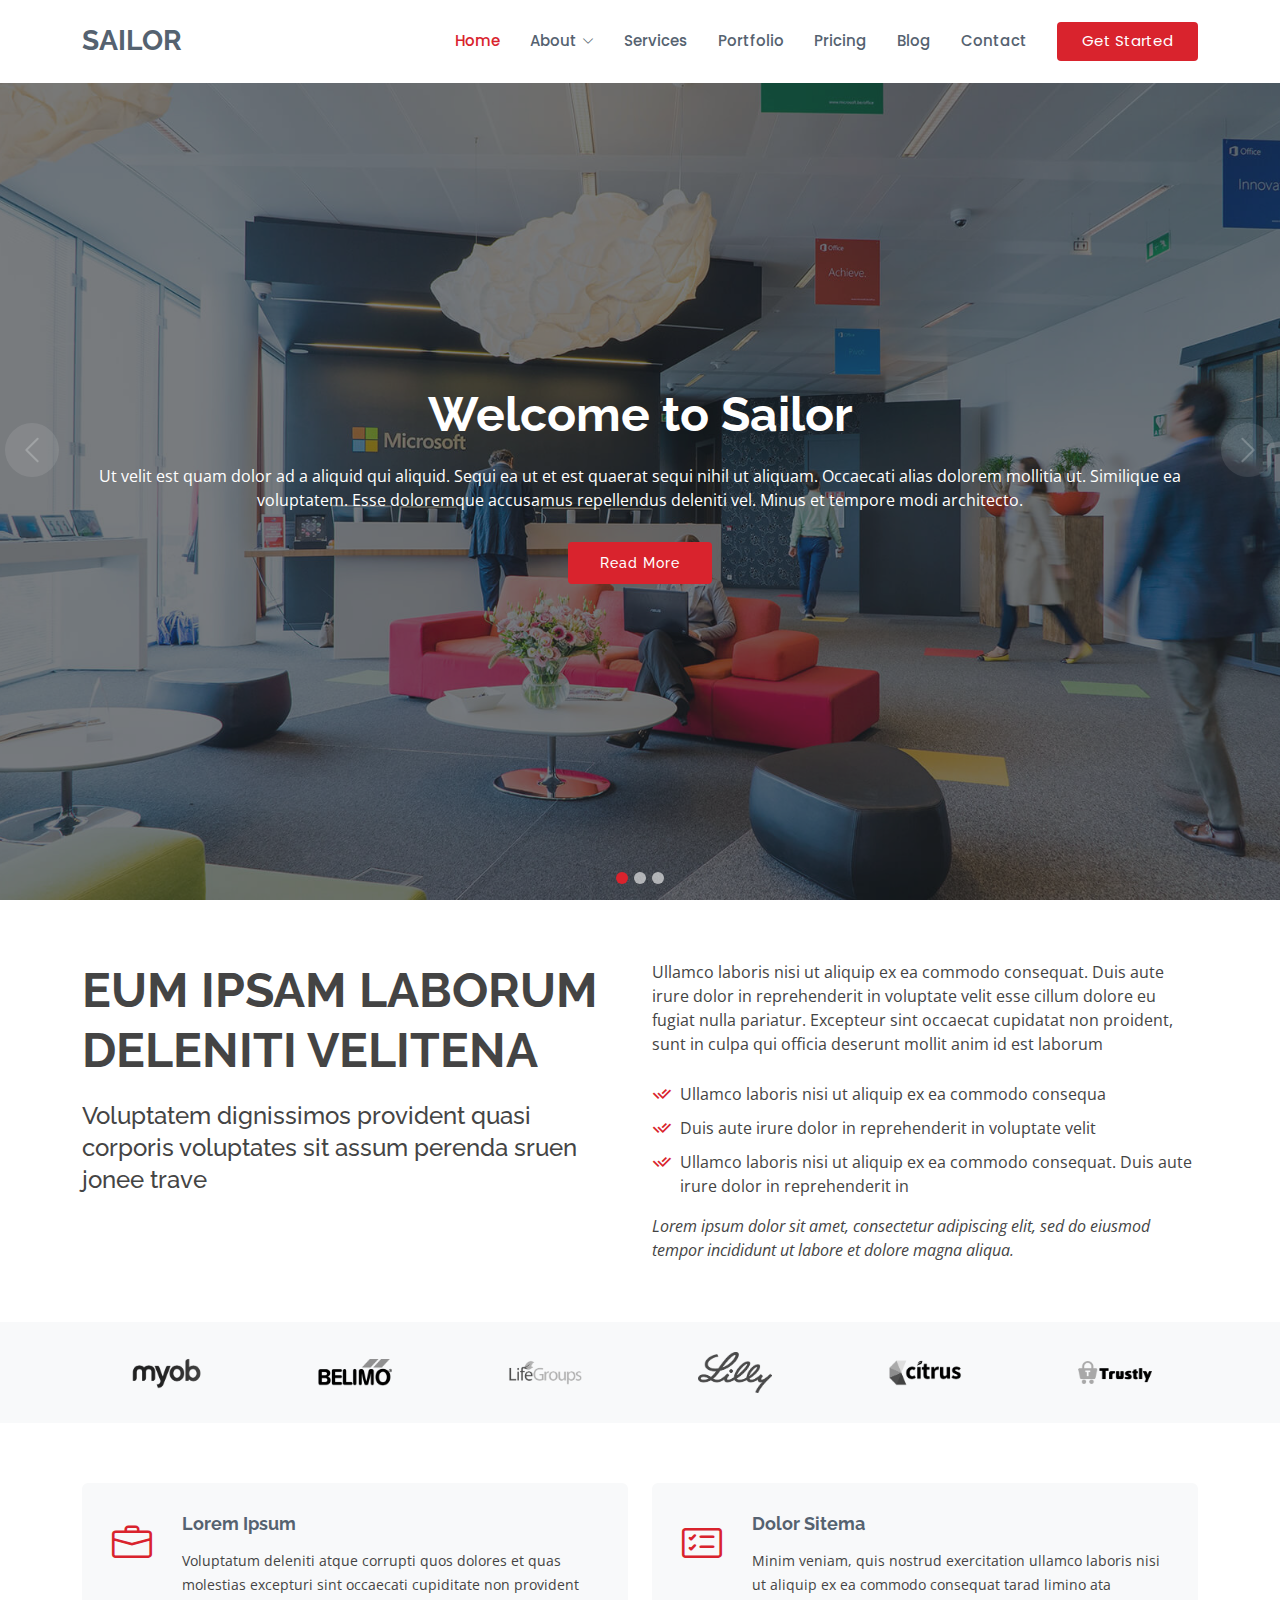
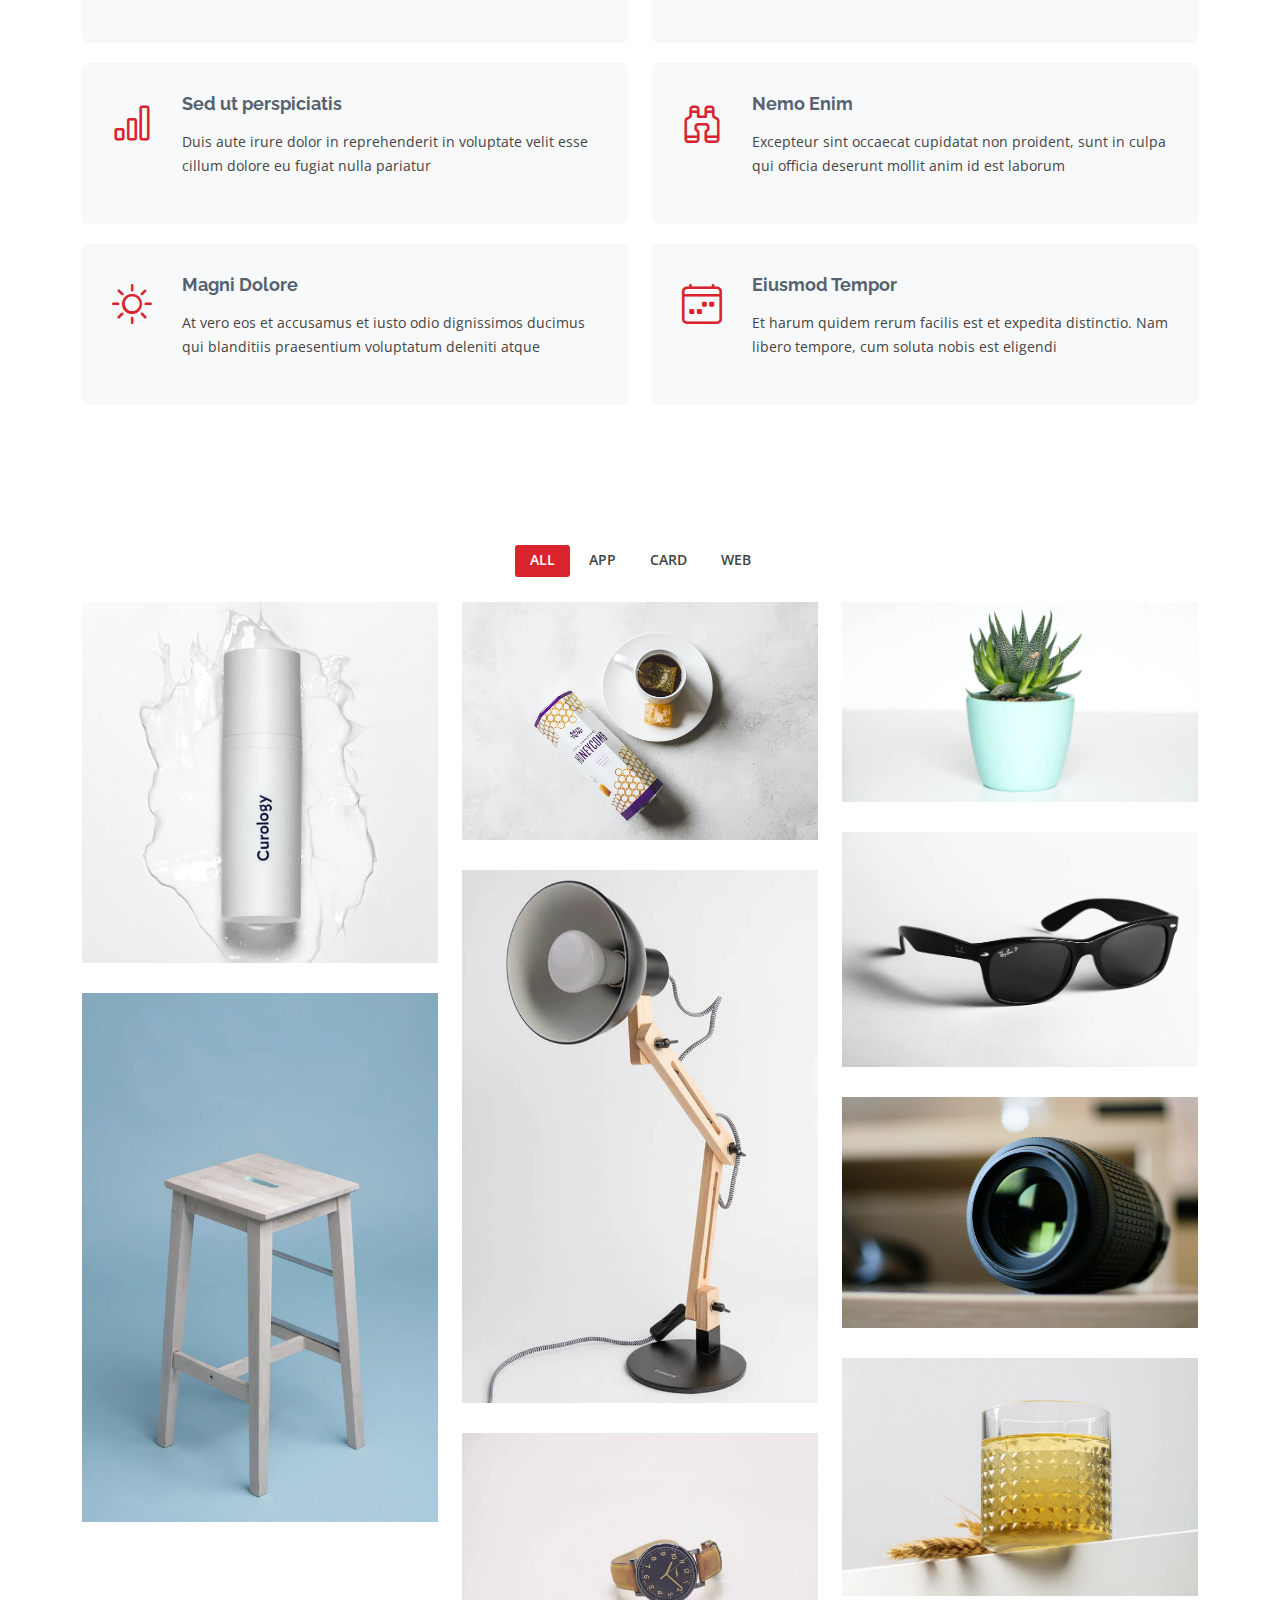
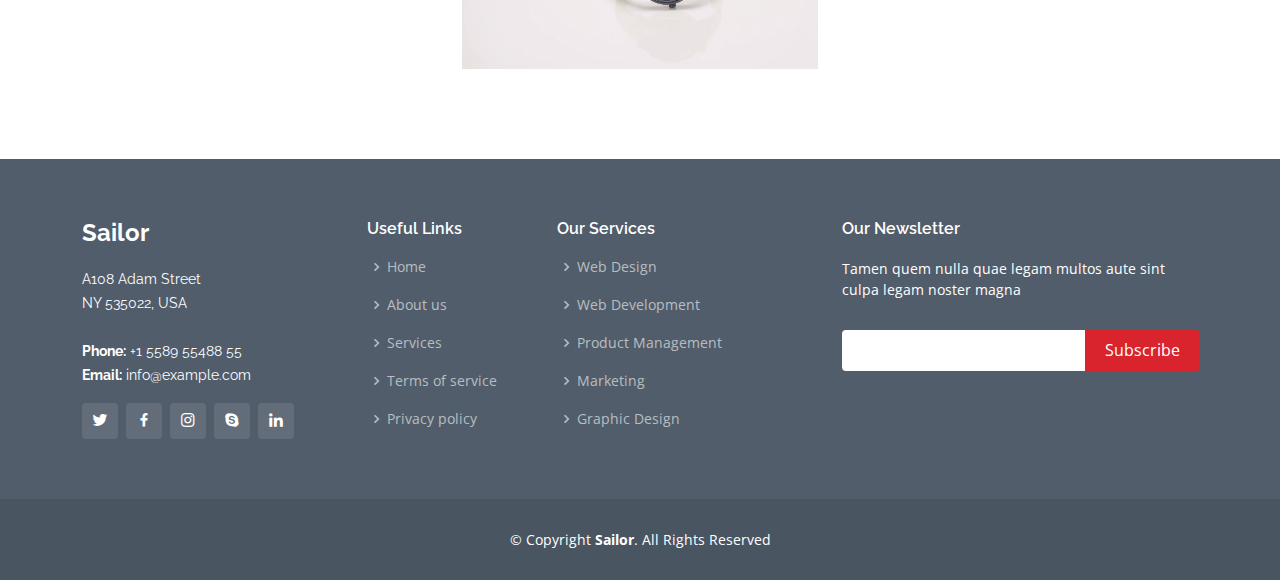
<file: index.html>
<!DOCTYPE html>
<html lang="en">

<head>
  <meta charset="utf-8">
  <meta content="width=device-width, initial-scale=1.0" name="viewport">

  <title>Sailor Bootstrap Template - Index</title>
  <meta content="" name="description">
  <meta content="" name="keywords">

  <!-- Favicons -->
  <link href="assets/img/favicon.png" rel="icon">
  <link href="assets/img/apple-touch-icon.png" rel="apple-touch-icon">

  <!-- Google Fonts -->
  <link href="https://fonts.googleapis.com/css?family=Open+Sans:300,300i,400,400i,600,600i,700,700i|Raleway:300,300i,400,400i,500,500i,600,600i,700,700i|Poppins:300,300i,400,400i,500,500i,600,600i,700,700i" rel="stylesheet">

  <!-- Vendor CSS Files -->
  <link href="assets/vendor/animate.css/animate.min.css" rel="stylesheet">
  <link href="assets/vendor/bootstrap/css/bootstrap.min.css" rel="stylesheet">
  <link href="assets/vendor/bootstrap-icons/bootstrap-icons.css" rel="stylesheet">
  <link href="assets/vendor/boxicons/css/boxicons.min.css" rel="stylesheet">
  <link href="assets/vendor/glightbox/css/glightbox.min.css" rel="stylesheet">
  <link href="assets/vendor/remixicon/remixicon.css" rel="stylesheet">
  <link href="assets/vendor/swiper/swiper-bundle.min.css" rel="stylesheet">

  <!-- Template Main CSS File -->
  <link href="assets/css/style.css" rel="stylesheet">

</head>

<body>

  <!-- ======= Header ======= -->
  <header id="header" class="fixed-top d-flex align-items-center">
    <div class="container d-flex align-items-center">

      <h1 class="logo me-auto"><a href="index.html">Sailor</a></h1>
      <!-- Uncomment below if you prefer to use an image logo -->
      <!-- <a href="index.html" class="logo me-auto"><img src="assets/img/logo.png" alt="" class="img-fluid"></a>-->

      <nav id="navbar" class="navbar">
        <ul>
          <li><a href="index.html" class="active">Home</a></li>

          <li class="dropdown"><a href="#"><span>About</span> <i class="bi bi-chevron-down"></i></a>
            <ul>
              <li><a href="about.html">About</a></li>
              <li><a href="team.html">Team</a></li>
              <li><a href="testimonials.html">Testimonials</a></li>

              <li class="dropdown"><a href="#"><span>Deep Drop Down</span> <i class="bi bi-chevron-right"></i></a>
                <ul>
                  <li><a href="#">Deep Drop Down 1</a></li>
                  <li><a href="#">Deep Drop Down 2</a></li>
                  <li><a href="#">Deep Drop Down 3</a></li>
                  <li><a href="#">Deep Drop Down 4</a></li>
                  <li><a href="#">Deep Drop Down 5</a></li>
                </ul>
              </li>
            </ul>
          </li>
          <li><a href="services.html">Services</a></li>
          <li><a href="portfolio.html">Portfolio</a></li>
          <li><a href="pricing.html">Pricing</a></li>
          <li><a href="blog.html">Blog</a></li>

          <li><a href="contact.html">Contact</a></li>
          <li><a href="index.html" class="getstarted">Get Started</a></li>
        </ul>
        <i class="bi bi-list mobile-nav-toggle"></i>
      </nav><!-- .navbar -->

    </div>
  </header><!-- End Header -->

  <!-- ======= Hero Section ======= -->
  <section id="hero">
    <div id="heroCarousel" data-bs-interval="5000" class="carousel slide carousel-fade" data-bs-ride="carousel">

      <ol class="carousel-indicators" id="hero-carousel-indicators"></ol>

      <div class="carousel-inner" role="listbox">

        <!-- Slide 1 -->
        <div class="carousel-item active" style="background-image: url(assets/img/slide/slide-1.jpg)">
          <div class="carousel-container">
            <div class="container">
              <h2 class="animate__animated animate__fadeInDown">Welcome to <span>Sailor</span></h2>
              <p class="animate__animated animate__fadeInUp">Ut velit est quam dolor ad a aliquid qui aliquid. Sequi ea ut et est quaerat sequi nihil ut aliquam. Occaecati alias dolorem mollitia ut. Similique ea voluptatem. Esse doloremque accusamus repellendus deleniti vel. Minus et tempore modi architecto.</p>
              <a href="#about" class="btn-get-started animate__animated animate__fadeInUp scrollto">Read More</a>
            </div>
          </div>
        </div>

        <!-- Slide 2 -->
        <div class="carousel-item" style="background-image: url(assets/img/slide/slide-2.jpg)">
          <div class="carousel-container">
            <div class="container">
              <h2 class="animate__animated animate__fadeInDown">Lorem Ipsum Dolor</h2>
              <p class="animate__animated animate__fadeInUp">Ut velit est quam dolor ad a aliquid qui aliquid. Sequi ea ut et est quaerat sequi nihil ut aliquam. Occaecati alias dolorem mollitia ut. Similique ea voluptatem. Esse doloremque accusamus repellendus deleniti vel. Minus et tempore modi architecto.</p>
              <a href="#about" class="btn-get-started animate__animated animate__fadeInUp scrollto">Read More</a>
            </div>
          </div>
        </div>

        <!-- Slide 3 -->
        <div class="carousel-item" style="background-image: url(assets/img/slide/slide-3.jpg)">
          <div class="carousel-container">
            <div class="container">
              <h2 class="animate__animated animate__fadeInDown">Sequi ea ut et est quaerat</h2>
              <p class="animate__animated animate__fadeInUp">Ut velit est quam dolor ad a aliquid qui aliquid. Sequi ea ut et est quaerat sequi nihil ut aliquam. Occaecati alias dolorem mollitia ut. Similique ea voluptatem. Esse doloremque accusamus repellendus deleniti vel. Minus et tempore modi architecto.</p>
              <a href="#about" class="btn-get-started animate__animated animate__fadeInUp scrollto">Read More</a>
            </div>
          </div>
        </div>

      </div>

      <a class="carousel-control-prev" href="#heroCarousel" role="button" data-bs-slide="prev">
        <span class="carousel-control-prev-icon bi bi-chevron-left" aria-hidden="true"></span>
      </a>

      <a class="carousel-control-next" href="#heroCarousel" role="button" data-bs-slide="next">
        <span class="carousel-control-next-icon bi bi-chevron-right" aria-hidden="true"></span>
      </a>

    </div>
  </section><!-- End Hero -->

  <main id="main">

    <!-- ======= About Section ======= -->
    <section id="about" class="about">
      <div class="container">

        <div class="row content">
          <div class="col-lg-6">
            <h2>Eum ipsam laborum deleniti velitena</h2>
            <h3>Voluptatem dignissimos provident quasi corporis voluptates sit assum perenda sruen jonee trave</h3>
          </div>
          <div class="col-lg-6 pt-4 pt-lg-0">
            <p>
              Ullamco laboris nisi ut aliquip ex ea commodo consequat. Duis aute irure dolor in reprehenderit in voluptate
              velit esse cillum dolore eu fugiat nulla pariatur. Excepteur sint occaecat cupidatat non proident, sunt in
              culpa qui officia deserunt mollit anim id est laborum
            </p>
            <ul>
              <li><i class="ri-check-double-line"></i> Ullamco laboris nisi ut aliquip ex ea commodo consequa</li>
              <li><i class="ri-check-double-line"></i> Duis aute irure dolor in reprehenderit in voluptate velit</li>
              <li><i class="ri-check-double-line"></i> Ullamco laboris nisi ut aliquip ex ea commodo consequat. Duis aute irure dolor in reprehenderit in</li>
            </ul>
            <p class="fst-italic">
              Lorem ipsum dolor sit amet, consectetur adipiscing elit, sed do eiusmod tempor incididunt ut labore et dolore
              magna aliqua.
            </p>
          </div>
        </div>

      </div>
    </section><!-- End About Section -->

    <!-- ======= Clients Section ======= -->
    <section id="clients" class="clients section-bg">
      <div class="container">

        <div class="row">

          <div class="col-lg-2 col-md-4 col-6 d-flex align-items-center justify-content-center">
            <img src="assets/img/clients/client-1.png" class="img-fluid" alt="">
          </div>

          <div class="col-lg-2 col-md-4 col-6 d-flex align-items-center justify-content-center">
            <img src="assets/img/clients/client-2.png" class="img-fluid" alt="">
          </div>

          <div class="col-lg-2 col-md-4 col-6 d-flex align-items-center justify-content-center">
            <img src="assets/img/clients/client-3.png" class="img-fluid" alt="">
          </div>

          <div class="col-lg-2 col-md-4 col-6 d-flex align-items-center justify-content-center">
            <img src="assets/img/clients/client-4.png" class="img-fluid" alt="">
          </div>

          <div class="col-lg-2 col-md-4 col-6 d-flex align-items-center justify-content-center">
            <img src="assets/img/clients/client-5.png" class="img-fluid" alt="">
          </div>

          <div class="col-lg-2 col-md-4 col-6 d-flex align-items-center justify-content-center">
            <img src="assets/img/clients/client-6.png" class="img-fluid" alt="">
          </div>

        </div>

      </div>
    </section><!-- End Clients Section -->

    <!-- ======= Services Section ======= -->
    <section id="services" class="services">
      <div class="container">

        <div class="row">
          <div class="col-md-6">
            <div class="icon-box">
              <i class="bi bi-briefcase"></i>
              <h4><a href="#">Lorem Ipsum</a></h4>
              <p>Voluptatum deleniti atque corrupti quos dolores et quas molestias excepturi sint occaecati cupiditate non provident</p>
            </div>
          </div>
          <div class="col-md-6 mt-4 mt-md-0">
            <div class="icon-box">
              <i class="bi bi-card-checklist"></i>
              <h4><a href="#">Dolor Sitema</a></h4>
              <p>Minim veniam, quis nostrud exercitation ullamco laboris nisi ut aliquip ex ea commodo consequat tarad limino ata</p>
            </div>
          </div>
          <div class="col-md-6 mt-4 mt-md-0">
            <div class="icon-box">
              <i class="bi bi-bar-chart"></i>
              <h4><a href="#">Sed ut perspiciatis</a></h4>
              <p>Duis aute irure dolor in reprehenderit in voluptate velit esse cillum dolore eu fugiat nulla pariatur</p>
            </div>
          </div>
          <div class="col-md-6 mt-4 mt-md-0">
            <div class="icon-box">
              <i class="bi bi-binoculars"></i>
              <h4><a href="#">Nemo Enim</a></h4>
              <p>Excepteur sint occaecat cupidatat non proident, sunt in culpa qui officia deserunt mollit anim id est laborum</p>
            </div>
          </div>
          <div class="col-md-6 mt-4 mt-md-0">
            <div class="icon-box">
              <i class="bi bi-brightness-high"></i>
              <h4><a href="#">Magni Dolore</a></h4>
              <p>At vero eos et accusamus et iusto odio dignissimos ducimus qui blanditiis praesentium voluptatum deleniti atque</p>
            </div>
          </div>
          <div class="col-md-6 mt-4 mt-md-0">
            <div class="icon-box">
              <i class="bi bi-calendar4-week"></i>
              <h4><a href="#">Eiusmod Tempor</a></h4>
              <p>Et harum quidem rerum facilis est et expedita distinctio. Nam libero tempore, cum soluta nobis est eligendi</p>
            </div>
          </div>
        </div>

      </div>
    </section><!-- End Services Section -->

    <!-- ======= Portfolio Section ======= -->
    <section id="portfolio" class="portfolio">
      <div class="container">

        <div class="row">
          <div class="col-lg-12 d-flex justify-content-center">
            <ul id="portfolio-flters">
              <li data-filter="*" class="filter-active">All</li>
              <li data-filter=".filter-app">App</li>
              <li data-filter=".filter-card">Card</li>
              <li data-filter=".filter-web">Web</li>
            </ul>
          </div>
        </div>

        <div class="row portfolio-container">

          <div class="col-lg-4 col-md-6 portfolio-item filter-app">
            <div class="portfolio-wrap">
              <img src="assets/img/portfolio/portfolio-1.jpg" class="img-fluid" alt="">
              <div class="portfolio-info">
                <h4>App 1</h4>
                <p>App</p>
                <div class="portfolio-links">
                  <a href="assets/img/portfolio/portfolio-1.jpg" data-gallery="portfolioGallery" class="portfolio-lightbox" title="App 1"><i class="bx bx-plus"></i></a>
                  <a href="portfolio-details.html" class="portfolio-details-lightbox" data-glightbox="type: external" title="Portfolio Details"><i class="bx bx-link"></i></a>
                </div>
              </div>
            </div>
          </div>

          <div class="col-lg-4 col-md-6 portfolio-item filter-web">
            <div class="portfolio-wrap">
              <img src="assets/img/portfolio/portfolio-2.jpg" class="img-fluid" alt="">
              <div class="portfolio-info">
                <h4>Web 3</h4>
                <p>Web</p>
                <div class="portfolio-links">
                  <a href="assets/img/portfolio/portfolio-2.jpg" data-gallery="portfolioGallery" class="portfolio-lightbox" title="Web 3"><i class="bx bx-plus"></i></a>
                  <a href="portfolio-details.html" class="portfolio-details-lightbox" data-glightbox="type: external" title="Portfolio Details"><i class="bx bx-link"></i></a>
                </div>
              </div>
            </div>
          </div>

          <div class="col-lg-4 col-md-6 portfolio-item filter-app">
            <div class="portfolio-wrap">
              <img src="assets/img/portfolio/portfolio-3.jpg" class="img-fluid" alt="">
              <div class="portfolio-info">
                <h4>App 2</h4>
                <p>App</p>
                <div class="portfolio-links">
                  <a href="assets/img/portfolio/portfolio-3.jpg" data-gallery="portfolioGallery" class="portfolio-lightbox" title="App 2"><i class="bx bx-plus"></i></a>
                  <a href="portfolio-details.html" class="portfolio-details-lightbox" data-glightbox="type: external" title="Portfolio Details"><i class="bx bx-link"></i></a>
                </div>
              </div>
            </div>
          </div>

          <div class="col-lg-4 col-md-6 portfolio-item filter-card">
            <div class="portfolio-wrap">
              <img src="assets/img/portfolio/portfolio-4.jpg" class="img-fluid" alt="">
              <div class="portfolio-info">
                <h4>Card 2</h4>
                <p>Card</p>
                <div class="portfolio-links">
                  <a href="assets/img/portfolio/portfolio-4.jpg" data-gallery="portfolioGallery" class="portfolio-lightbox" title="Card 2"><i class="bx bx-plus"></i></a>
                  <a href="portfolio-details.html" class="portfolio-details-lightbox" data-glightbox="type: external" title="Portfolio Details"><i class="bx bx-link"></i></a>
                </div>
              </div>
            </div>
          </div>

          <div class="col-lg-4 col-md-6 portfolio-item filter-web">
            <div class="portfolio-wrap">
              <img src="assets/img/portfolio/portfolio-5.jpg" class="img-fluid" alt="">
              <div class="portfolio-info">
                <h4>Web 2</h4>
                <p>Web</p>
                <div class="portfolio-links">
                  <a href="assets/img/portfolio/portfolio-5.jpg" data-gallery="portfolioGallery" class="portfolio-lightbox" title="Web 2"><i class="bx bx-plus"></i></a>
                  <a href="portfolio-details.html" class="portfolio-details-lightbox" data-glightbox="type: external" title="Portfolio Details"><i class="bx bx-link"></i></a>
                </div>
              </div>
            </div>
          </div>

          <div class="col-lg-4 col-md-6 portfolio-item filter-app">
            <div class="portfolio-wrap">
              <img src="assets/img/portfolio/portfolio-6.jpg" class="img-fluid" alt="">
              <div class="portfolio-info">
                <h4>App 3</h4>
                <p>App</p>
                <div class="portfolio-links">
                  <a href="assets/img/portfolio/portfolio-6.jpg" data-gallery="portfolioGallery" class="portfolio-lightbox" title="App 3"><i class="bx bx-plus"></i></a>
                  <a href="portfolio-details.html" class="portfolio-details-lightbox" data-glightbox="type: external" title="Portfolio Details"><i class="bx bx-link"></i></a>
                </div>
              </div>
            </div>
          </div>

          <div class="col-lg-4 col-md-6 portfolio-item filter-card">
            <div class="portfolio-wrap">
              <img src="assets/img/portfolio/portfolio-7.jpg" class="img-fluid" alt="">
              <div class="portfolio-info">
                <h4>Card 1</h4>
                <p>Card</p>
                <div class="portfolio-links">
                  <a href="assets/img/portfolio/portfolio-7.jpg" data-gallery="portfolioGallery" class="portfolio-lightbox" title="Card 1"><i class="bx bx-plus"></i></a>
                  <a href="portfolio-details.html" class="portfolio-details-lightbox" data-glightbox="type: external" title="Portfolio Details"><i class="bx bx-link"></i></a>
                </div>
              </div>
            </div>
          </div>

          <div class="col-lg-4 col-md-6 portfolio-item filter-card">
            <div class="portfolio-wrap">
              <img src="assets/img/portfolio/portfolio-8.jpg" class="img-fluid" alt="">
              <div class="portfolio-info">
                <h4>Card 3</h4>
                <p>Card</p>
                <div class="portfolio-links">
                  <a href="assets/img/portfolio/portfolio-8.jpg" data-gallery="portfolioGallery" class="portfolio-lightbox" title="Card 3"><i class="bx bx-plus"></i></a>
                  <a href="portfolio-details.html" class="portfolio-details-lightbox" data-glightbox="type: external" title="Portfolio Details"><i class="bx bx-link"></i></a>
                </div>
              </div>
            </div>
          </div>

          <div class="col-lg-4 col-md-6 portfolio-item filter-web">
            <div class="portfolio-wrap">
              <img src="assets/img/portfolio/portfolio-9.jpg" class="img-fluid" alt="">
              <div class="portfolio-info">
                <h4>Web 3</h4>
                <p>Web</p>
                <div class="portfolio-links">
                  <a href="assets/img/portfolio/portfolio-9.jpg" data-gallery="portfolioGallery" class="portfolio-lightbox" title="Web 3"><i class="bx bx-plus"></i></a>
                  <a href="portfolio-details.html" class="portfolio-details-lightbox" data-glightbox="type: external" title="Portfolio Details"><i class="bx bx-link"></i></a>
                </div>
              </div>
            </div>
          </div>

        </div>

      </div>
    </section><!-- End Portfolio Section -->

  </main><!-- End #main -->

  <!-- ======= Footer ======= -->
  <footer id="footer">
    <div class="footer-top">
      <div class="container">
        <div class="row">

          <div class="col-lg-3 col-md-6">
            <div class="footer-info">
              <h3>Sailor</h3>
              <p>
                A108 Adam Street <br>
                NY 535022, USA<br><br>
                <strong>Phone:</strong> +1 5589 55488 55<br>
                <strong>Email:</strong> info@example.com<br>
              </p>
              <div class="social-links mt-3">
                <a href="#" class="twitter"><i class="bx bxl-twitter"></i></a>
                <a href="#" class="facebook"><i class="bx bxl-facebook"></i></a>
                <a href="#" class="instagram"><i class="bx bxl-instagram"></i></a>
                <a href="#" class="google-plus"><i class="bx bxl-skype"></i></a>
                <a href="#" class="linkedin"><i class="bx bxl-linkedin"></i></a>
              </div>
            </div>
          </div>

          <div class="col-lg-2 col-md-6 footer-links">
            <h4>Useful Links</h4>
            <ul>
              <li><i class="bx bx-chevron-right"></i> <a href="#">Home</a></li>
              <li><i class="bx bx-chevron-right"></i> <a href="#">About us</a></li>
              <li><i class="bx bx-chevron-right"></i> <a href="#">Services</a></li>
              <li><i class="bx bx-chevron-right"></i> <a href="#">Terms of service</a></li>
              <li><i class="bx bx-chevron-right"></i> <a href="#">Privacy policy</a></li>
            </ul>
          </div>

          <div class="col-lg-3 col-md-6 footer-links">
            <h4>Our Services</h4>
            <ul>
              <li><i class="bx bx-chevron-right"></i> <a href="#">Web Design</a></li>
              <li><i class="bx bx-chevron-right"></i> <a href="#">Web Development</a></li>
              <li><i class="bx bx-chevron-right"></i> <a href="#">Product Management</a></li>
              <li><i class="bx bx-chevron-right"></i> <a href="#">Marketing</a></li>
              <li><i class="bx bx-chevron-right"></i> <a href="#">Graphic Design</a></li>
            </ul>
          </div>

          <div class="col-lg-4 col-md-6 footer-newsletter">
            <h4>Our Newsletter</h4>
            <p>Tamen quem nulla quae legam multos aute sint culpa legam noster magna</p>
            <form action="" method="post">
              <input type="email" name="email"><input type="submit" value="Subscribe">
            </form>

          </div>

        </div>
      </div>
    </div>

    <div class="container">
      <div class="copyright">
        &copy; Copyright <strong><span>Sailor</span></strong>. All Rights Reserved
      </div>

    </div>
  </footer><!-- End Footer -->

  <a href="#" class="back-to-top d-flex align-items-center justify-content-center"><i class="bi bi-arrow-up-short"></i></a>

  <!-- Vendor JS Files -->
  <script src="assets/vendor/bootstrap/js/bootstrap.bundle.min.js"></script>
  <script src="assets/vendor/glightbox/js/glightbox.min.js"></script>
  <script src="assets/vendor/isotope-layout/isotope.pkgd.min.js"></script>
  <script src="assets/vendor/php-email-form/validate.js"></script>
  <script src="assets/vendor/swiper/swiper-bundle.min.js"></script>
  <script src="assets/vendor/waypoints/noframework.waypoints.js"></script>

  <!-- Template Main JS File -->
  <script src="assets/js/main.js"></script>

</body>

</html>
</file>
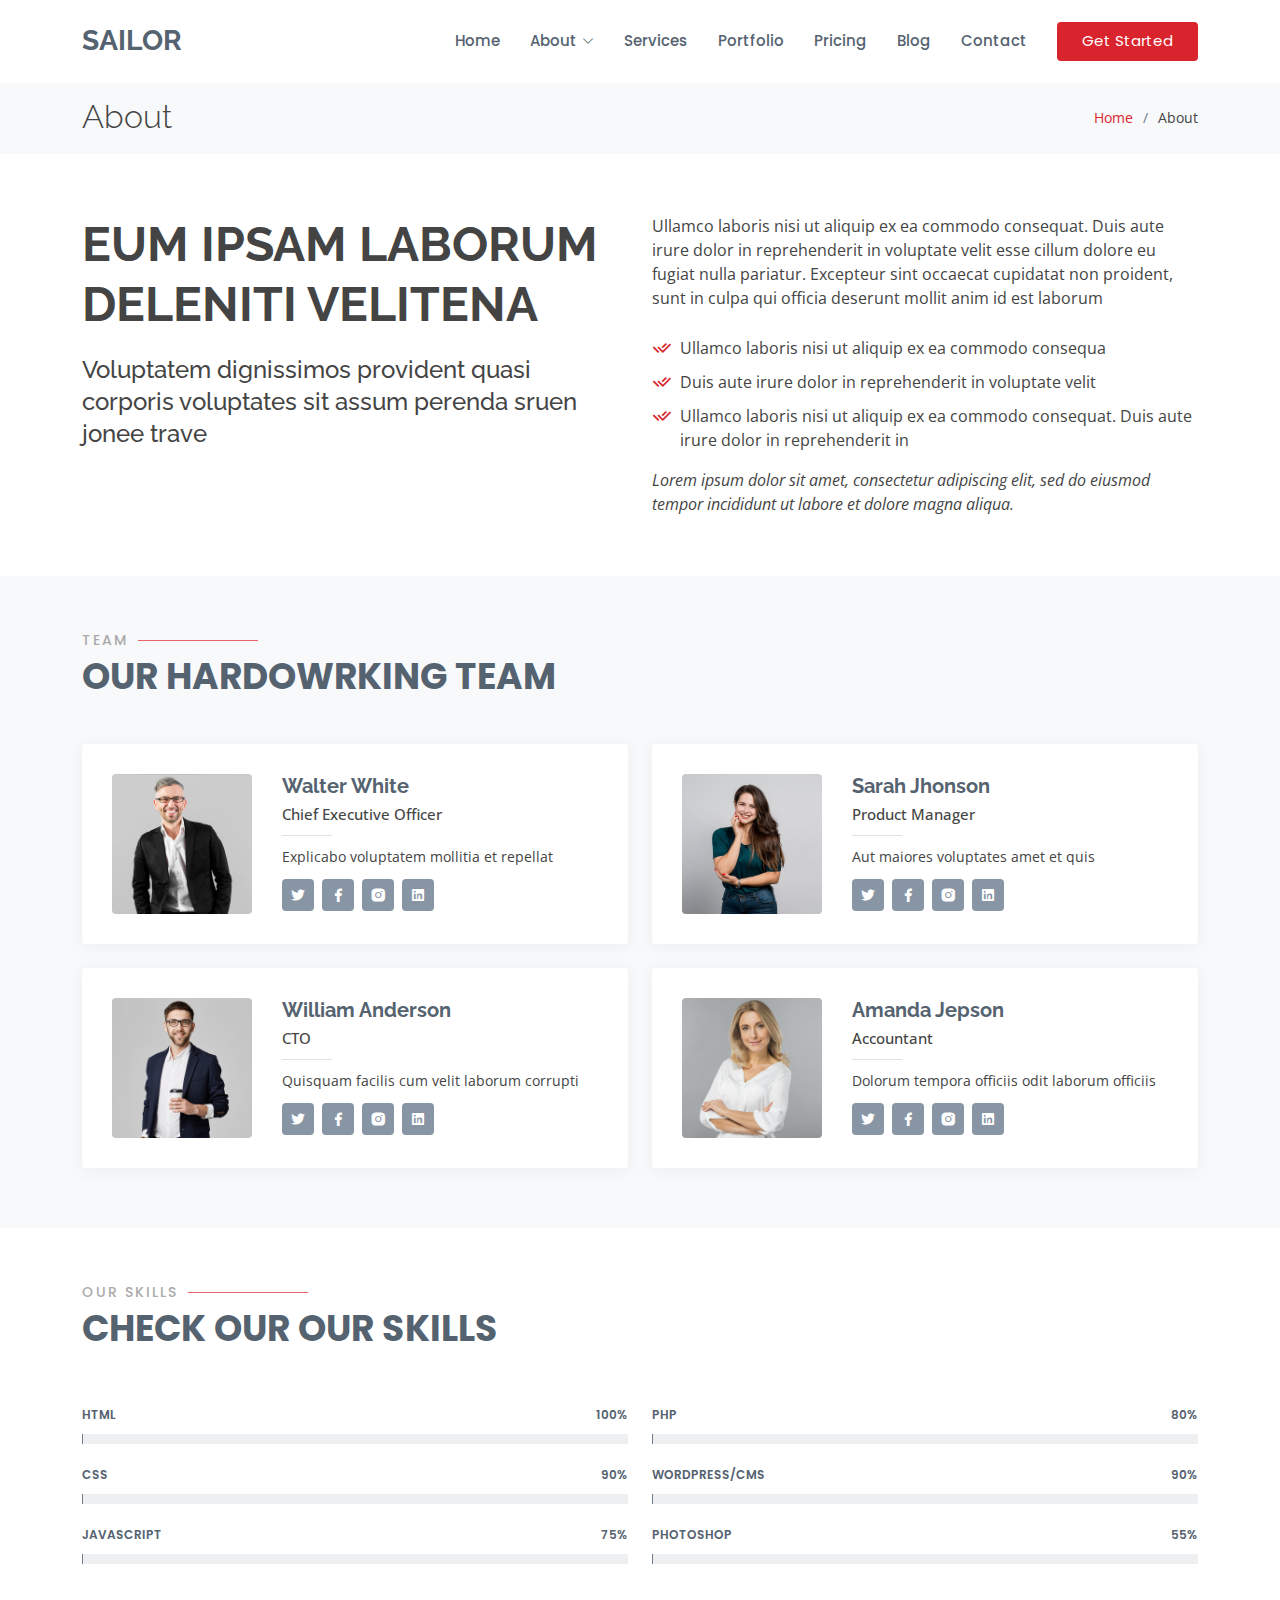
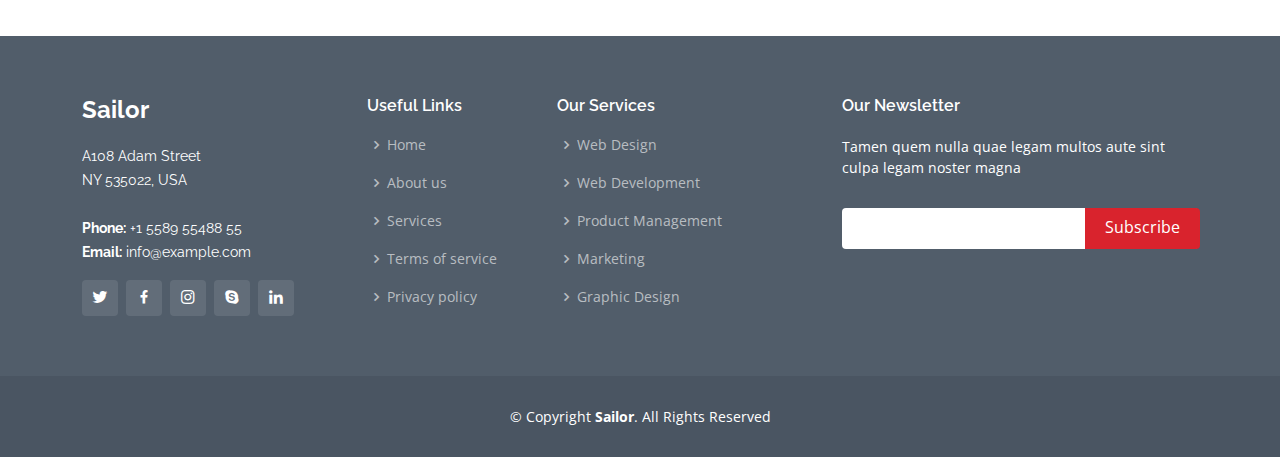
<file: about.html>
<!DOCTYPE html>
<html lang="en">

<head>
  <meta charset="utf-8">
  <meta content="width=device-width, initial-scale=1.0" name="viewport">

  <title>About - Sailor Bootstrap Template</title>
  <meta content="" name="description">
  <meta content="" name="keywords">

  <!-- Favicons -->
  <link href="assets/img/favicon.png" rel="icon">
  <link href="assets/img/apple-touch-icon.png" rel="apple-touch-icon">

  <!-- Google Fonts -->
  <link href="https://fonts.googleapis.com/css?family=Open+Sans:300,300i,400,400i,600,600i,700,700i|Raleway:300,300i,400,400i,500,500i,600,600i,700,700i|Poppins:300,300i,400,400i,500,500i,600,600i,700,700i" rel="stylesheet">

  <!-- Vendor CSS Files -->
  <link href="assets/vendor/animate.css/animate.min.css" rel="stylesheet">
  <link href="assets/vendor/bootstrap/css/bootstrap.min.css" rel="stylesheet">
  <link href="assets/vendor/bootstrap-icons/bootstrap-icons.css" rel="stylesheet">
  <link href="assets/vendor/boxicons/css/boxicons.min.css" rel="stylesheet">
  <link href="assets/vendor/glightbox/css/glightbox.min.css" rel="stylesheet">
  <link href="assets/vendor/remixicon/remixicon.css" rel="stylesheet">
  <link href="assets/vendor/swiper/swiper-bundle.min.css" rel="stylesheet">

  <!-- Template Main CSS File -->
  <link href="assets/css/style.css" rel="stylesheet">

</head>

<body>

  <!-- ======= Header ======= -->
  <header id="header" class="fixed-top d-flex align-items-center">
    <div class="container d-flex align-items-center">

      <h1 class="logo me-auto"><a href="index.html">Sailor</a></h1>
      <!-- Uncomment below if you prefer to use an image logo -->
      <!-- <a href="index.html" class="logo me-auto"><img src="assets/img/logo.png" alt="" class="img-fluid"></a>-->

      <nav id="navbar" class="navbar">
        <ul>
          <li><a href="index.html">Home</a></li>

          <li class="dropdown"><a href="#"><span>About</span> <i class="bi bi-chevron-down"></i></a>
            <ul>
              <li><a href="about.html" class="active">About</a></li>
              <li><a href="team.html">Team</a></li>
              <li><a href="testimonials.html">Testimonials</a></li>

              <li class="dropdown"><a href="#"><span>Deep Drop Down</span> <i class="bi bi-chevron-right"></i></a>
                <ul>
                  <li><a href="#">Deep Drop Down 1</a></li>
                  <li><a href="#">Deep Drop Down 2</a></li>
                  <li><a href="#">Deep Drop Down 3</a></li>
                  <li><a href="#">Deep Drop Down 4</a></li>
                  <li><a href="#">Deep Drop Down 5</a></li>
                </ul>
              </li>
            </ul>
          </li>
          <li><a href="services.html">Services</a></li>
          <li><a href="portfolio.html">Portfolio</a></li>
          <li><a href="pricing.html">Pricing</a></li>
          <li><a href="blog.html">Blog</a></li>

          <li><a href="contact.html">Contact</a></li>
          <li><a href="index.html" class="getstarted">Get Started</a></li>
        </ul>
        <i class="bi bi-list mobile-nav-toggle"></i>
      </nav><!-- .navbar -->

    </div>
  </header><!-- End Header -->

  <main id="main">

    <!-- ======= Breadcrumbs ======= -->
    <section id="breadcrumbs" class="breadcrumbs">
      <div class="container">

        <div class="d-flex justify-content-between align-items-center">
          <h2>About</h2>
          <ol>
            <li><a href="index.html">Home</a></li>
            <li>About</li>
          </ol>
        </div>

      </div>
    </section><!-- End Breadcrumbs -->

    <!-- ======= About Section ======= -->
    <section id="about" class="about">
      <div class="container">

        <div class="row content">
          <div class="col-lg-6">
            <h2>Eum ipsam laborum deleniti velitena</h2>
            <h3>Voluptatem dignissimos provident quasi corporis voluptates sit assum perenda sruen jonee trave</h3>
          </div>
          <div class="col-lg-6 pt-4 pt-lg-0">
            <p>
              Ullamco laboris nisi ut aliquip ex ea commodo consequat. Duis aute irure dolor in reprehenderit in voluptate
              velit esse cillum dolore eu fugiat nulla pariatur. Excepteur sint occaecat cupidatat non proident, sunt in
              culpa qui officia deserunt mollit anim id est laborum
            </p>
            <ul>
              <li><i class="ri-check-double-line"></i> Ullamco laboris nisi ut aliquip ex ea commodo consequa</li>
              <li><i class="ri-check-double-line"></i> Duis aute irure dolor in reprehenderit in voluptate velit</li>
              <li><i class="ri-check-double-line"></i> Ullamco laboris nisi ut aliquip ex ea commodo consequat. Duis aute irure dolor in reprehenderit in</li>
            </ul>
            <p class="fst-italic">
              Lorem ipsum dolor sit amet, consectetur adipiscing elit, sed do eiusmod tempor incididunt ut labore et dolore
              magna aliqua.
            </p>
          </div>
        </div>

      </div>
    </section><!-- End About Section -->

    <!-- ======= Team Section ======= -->
    <section id="team" class="team section-bg">
      <div class="container">

        <div class="section-title">
          <h2>Team</h2>
          <p>Our Hardowrking Team</p>
        </div>

        <div class="row">

          <div class="col-lg-6">
            <div class="member d-flex align-items-start">
              <div class="pic"><img src="assets/img/team/team-1.jpg" class="img-fluid" alt=""></div>
              <div class="member-info">
                <h4>Walter White</h4>
                <span>Chief Executive Officer</span>
                <p>Explicabo voluptatem mollitia et repellat</p>
                <div class="social">
                  <a href=""><i class="ri-twitter-fill"></i></a>
                  <a href=""><i class="ri-facebook-fill"></i></a>
                  <a href=""><i class="ri-instagram-fill"></i></a>
                  <a href=""> <i class="ri-linkedin-box-fill"></i> </a>
                </div>
              </div>
            </div>
          </div>

          <div class="col-lg-6 mt-4 mt-lg-0">
            <div class="member d-flex align-items-start">
              <div class="pic"><img src="assets/img/team/team-2.jpg" class="img-fluid" alt=""></div>
              <div class="member-info">
                <h4>Sarah Jhonson</h4>
                <span>Product Manager</span>
                <p>Aut maiores voluptates amet et quis</p>
                <div class="social">
                  <a href=""><i class="ri-twitter-fill"></i></a>
                  <a href=""><i class="ri-facebook-fill"></i></a>
                  <a href=""><i class="ri-instagram-fill"></i></a>
                  <a href=""> <i class="ri-linkedin-box-fill"></i> </a>
                </div>
              </div>
            </div>
          </div>

          <div class="col-lg-6 mt-4">
            <div class="member d-flex align-items-start">
              <div class="pic"><img src="assets/img/team/team-3.jpg" class="img-fluid" alt=""></div>
              <div class="member-info">
                <h4>William Anderson</h4>
                <span>CTO</span>
                <p>Quisquam facilis cum velit laborum corrupti</p>
                <div class="social">
                  <a href=""><i class="ri-twitter-fill"></i></a>
                  <a href=""><i class="ri-facebook-fill"></i></a>
                  <a href=""><i class="ri-instagram-fill"></i></a>
                  <a href=""> <i class="ri-linkedin-box-fill"></i> </a>
                </div>
              </div>
            </div>
          </div>

          <div class="col-lg-6 mt-4">
            <div class="member d-flex align-items-start">
              <div class="pic"><img src="assets/img/team/team-4.jpg" class="img-fluid" alt=""></div>
              <div class="member-info">
                <h4>Amanda Jepson</h4>
                <span>Accountant</span>
                <p>Dolorum tempora officiis odit laborum officiis</p>
                <div class="social">
                  <a href=""><i class="ri-twitter-fill"></i></a>
                  <a href=""><i class="ri-facebook-fill"></i></a>
                  <a href=""><i class="ri-instagram-fill"></i></a>
                  <a href=""> <i class="ri-linkedin-box-fill"></i> </a>
                </div>
              </div>
            </div>
          </div>

        </div>

      </div>
    </section><!-- End Team Section -->

    <!-- ======= Our Skills Section ======= -->
    <section id="skills" class="skills">
      <div class="container">

        <div class="section-title">
          <h2>Our Skills</h2>
          <p>Check our Our Skills</p>
        </div>

        <div class="row skills-content">

          <div class="col-lg-6">

            <div class="progress">
              <span class="skill">HTML <i class="val">100%</i></span>
              <div class="progress-bar-wrap">
                <div class="progress-bar" role="progressbar" aria-valuenow="100" aria-valuemin="0" aria-valuemax="100"></div>
              </div>
            </div>

            <div class="progress">
              <span class="skill">CSS <i class="val">90%</i></span>
              <div class="progress-bar-wrap">
                <div class="progress-bar" role="progressbar" aria-valuenow="90" aria-valuemin="0" aria-valuemax="100"></div>
              </div>
            </div>

            <div class="progress">
              <span class="skill">JavaScript <i class="val">75%</i></span>
              <div class="progress-bar-wrap">
                <div class="progress-bar" role="progressbar" aria-valuenow="75" aria-valuemin="0" aria-valuemax="100"></div>
              </div>
            </div>

          </div>

          <div class="col-lg-6">

            <div class="progress">
              <span class="skill">PHP <i class="val">80%</i></span>
              <div class="progress-bar-wrap">
                <div class="progress-bar" role="progressbar" aria-valuenow="80" aria-valuemin="0" aria-valuemax="100"></div>
              </div>
            </div>

            <div class="progress">
              <span class="skill">WordPress/CMS <i class="val">90%</i></span>
              <div class="progress-bar-wrap">
                <div class="progress-bar" role="progressbar" aria-valuenow="90" aria-valuemin="0" aria-valuemax="100"></div>
              </div>
            </div>

            <div class="progress">
              <span class="skill">Photoshop <i class="val">55%</i></span>
              <div class="progress-bar-wrap">
                <div class="progress-bar" role="progressbar" aria-valuenow="55" aria-valuemin="0" aria-valuemax="100"></div>
              </div>
            </div>

          </div>

        </div>

      </div>
    </section><!-- End Our Skills Section -->

  </main><!-- End #main -->

  <!-- ======= Footer ======= -->
  <footer id="footer">
    <div class="footer-top">
      <div class="container">
        <div class="row">

          <div class="col-lg-3 col-md-6">
            <div class="footer-info">
              <h3>Sailor</h3>
              <p>
                A108 Adam Street <br>
                NY 535022, USA<br><br>
                <strong>Phone:</strong> +1 5589 55488 55<br>
                <strong>Email:</strong> info@example.com<br>
              </p>
              <div class="social-links mt-3">
                <a href="#" class="twitter"><i class="bx bxl-twitter"></i></a>
                <a href="#" class="facebook"><i class="bx bxl-facebook"></i></a>
                <a href="#" class="instagram"><i class="bx bxl-instagram"></i></a>
                <a href="#" class="google-plus"><i class="bx bxl-skype"></i></a>
                <a href="#" class="linkedin"><i class="bx bxl-linkedin"></i></a>
              </div>
            </div>
          </div>

          <div class="col-lg-2 col-md-6 footer-links">
            <h4>Useful Links</h4>
            <ul>
              <li><i class="bx bx-chevron-right"></i> <a href="#">Home</a></li>
              <li><i class="bx bx-chevron-right"></i> <a href="#">About us</a></li>
              <li><i class="bx bx-chevron-right"></i> <a href="#">Services</a></li>
              <li><i class="bx bx-chevron-right"></i> <a href="#">Terms of service</a></li>
              <li><i class="bx bx-chevron-right"></i> <a href="#">Privacy policy</a></li>
            </ul>
          </div>

          <div class="col-lg-3 col-md-6 footer-links">
            <h4>Our Services</h4>
            <ul>
              <li><i class="bx bx-chevron-right"></i> <a href="#">Web Design</a></li>
              <li><i class="bx bx-chevron-right"></i> <a href="#">Web Development</a></li>
              <li><i class="bx bx-chevron-right"></i> <a href="#">Product Management</a></li>
              <li><i class="bx bx-chevron-right"></i> <a href="#">Marketing</a></li>
              <li><i class="bx bx-chevron-right"></i> <a href="#">Graphic Design</a></li>
            </ul>
          </div>

          <div class="col-lg-4 col-md-6 footer-newsletter">
            <h4>Our Newsletter</h4>
            <p>Tamen quem nulla quae legam multos aute sint culpa legam noster magna</p>
            <form action="" method="post">
              <input type="email" name="email"><input type="submit" value="Subscribe">
            </form>

          </div>

        </div>
      </div>
    </div>

    <div class="container">
      <div class="copyright">
        &copy; Copyright <strong><span>Sailor</span></strong>. All Rights Reserved
      </div>

    </div>
  </footer><!-- End Footer -->

  <a href="#" class="back-to-top d-flex align-items-center justify-content-center"><i class="bi bi-arrow-up-short"></i></a>

  <!-- Vendor JS Files -->
  <script src="assets/vendor/bootstrap/js/bootstrap.bundle.min.js"></script>
  <script src="assets/vendor/glightbox/js/glightbox.min.js"></script>
  <script src="assets/vendor/isotope-layout/isotope.pkgd.min.js"></script>
  <script src="assets/vendor/php-email-form/validate.js"></script>
  <script src="assets/vendor/swiper/swiper-bundle.min.js"></script>
  <script src="assets/vendor/waypoints/noframework.waypoints.js"></script>

  <!-- Template Main JS File -->
  <script src="assets/js/main.js"></script>

</body>

</html>
</file>
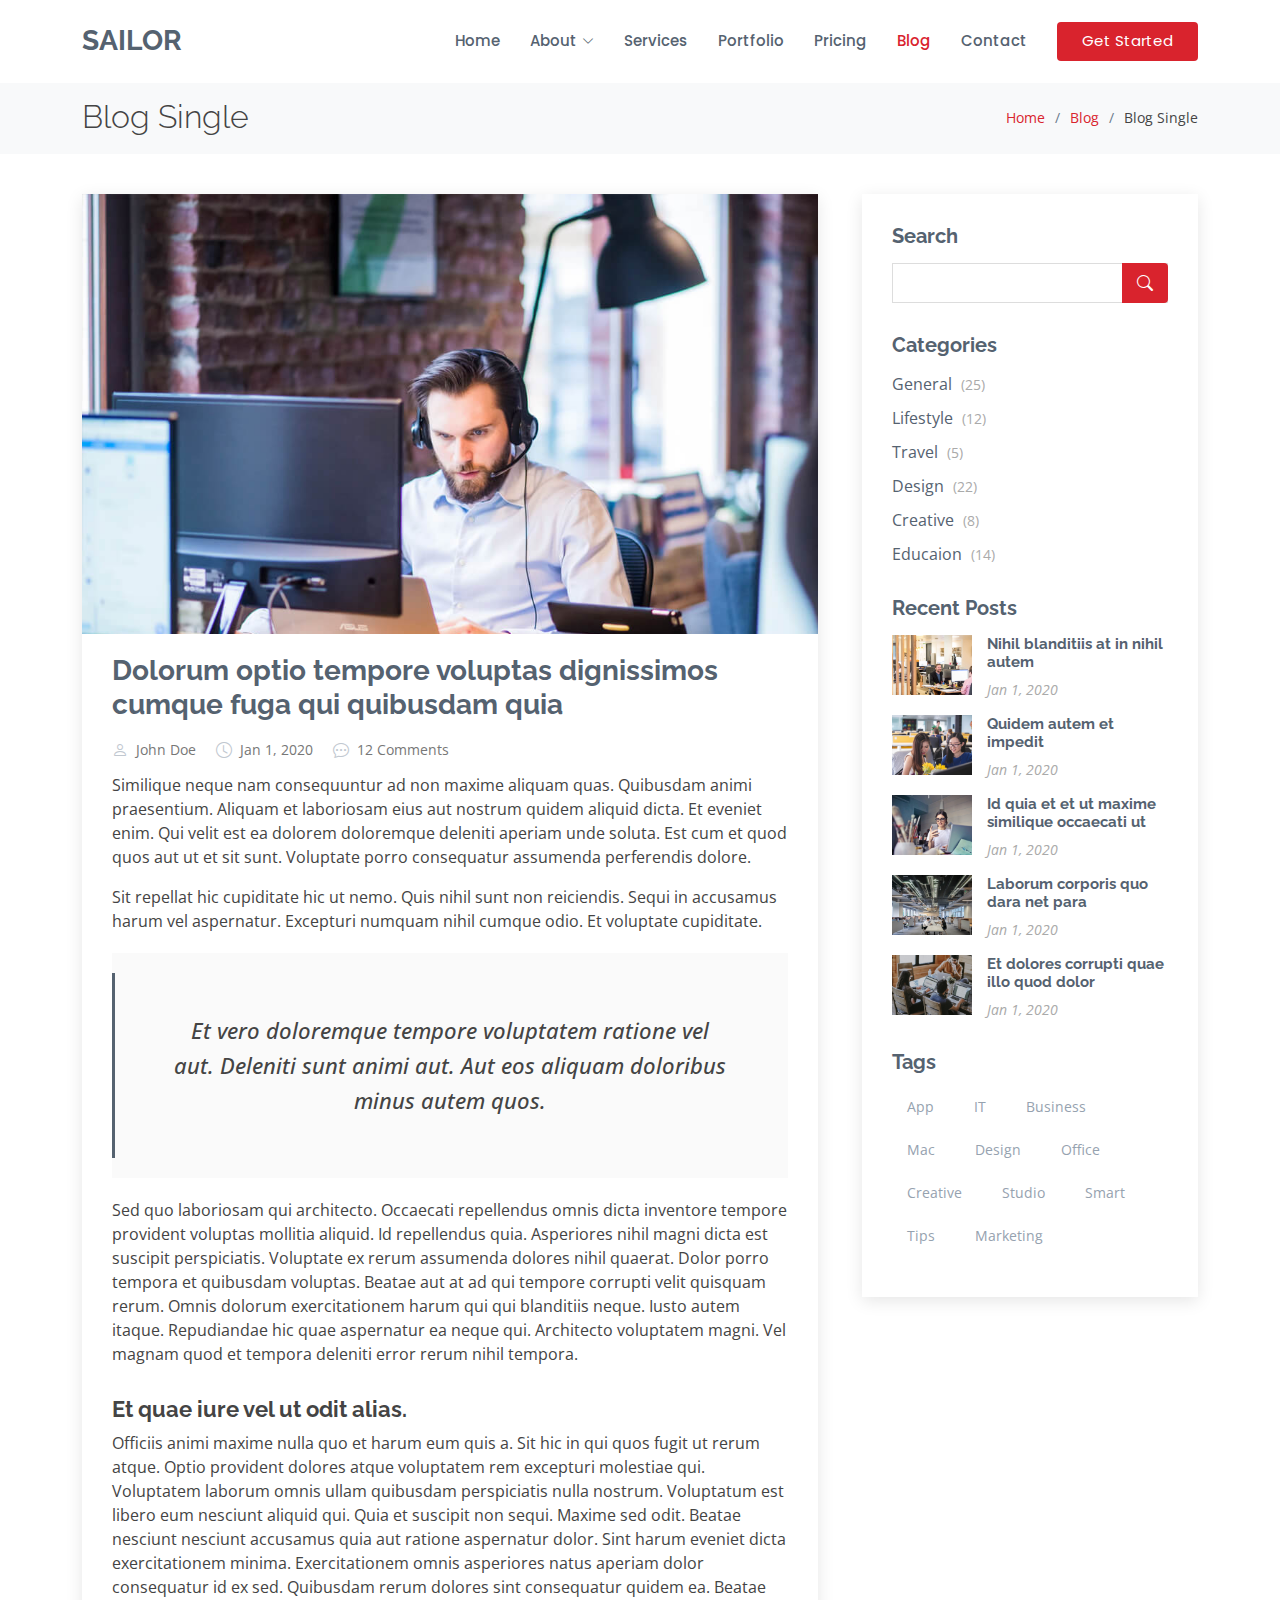
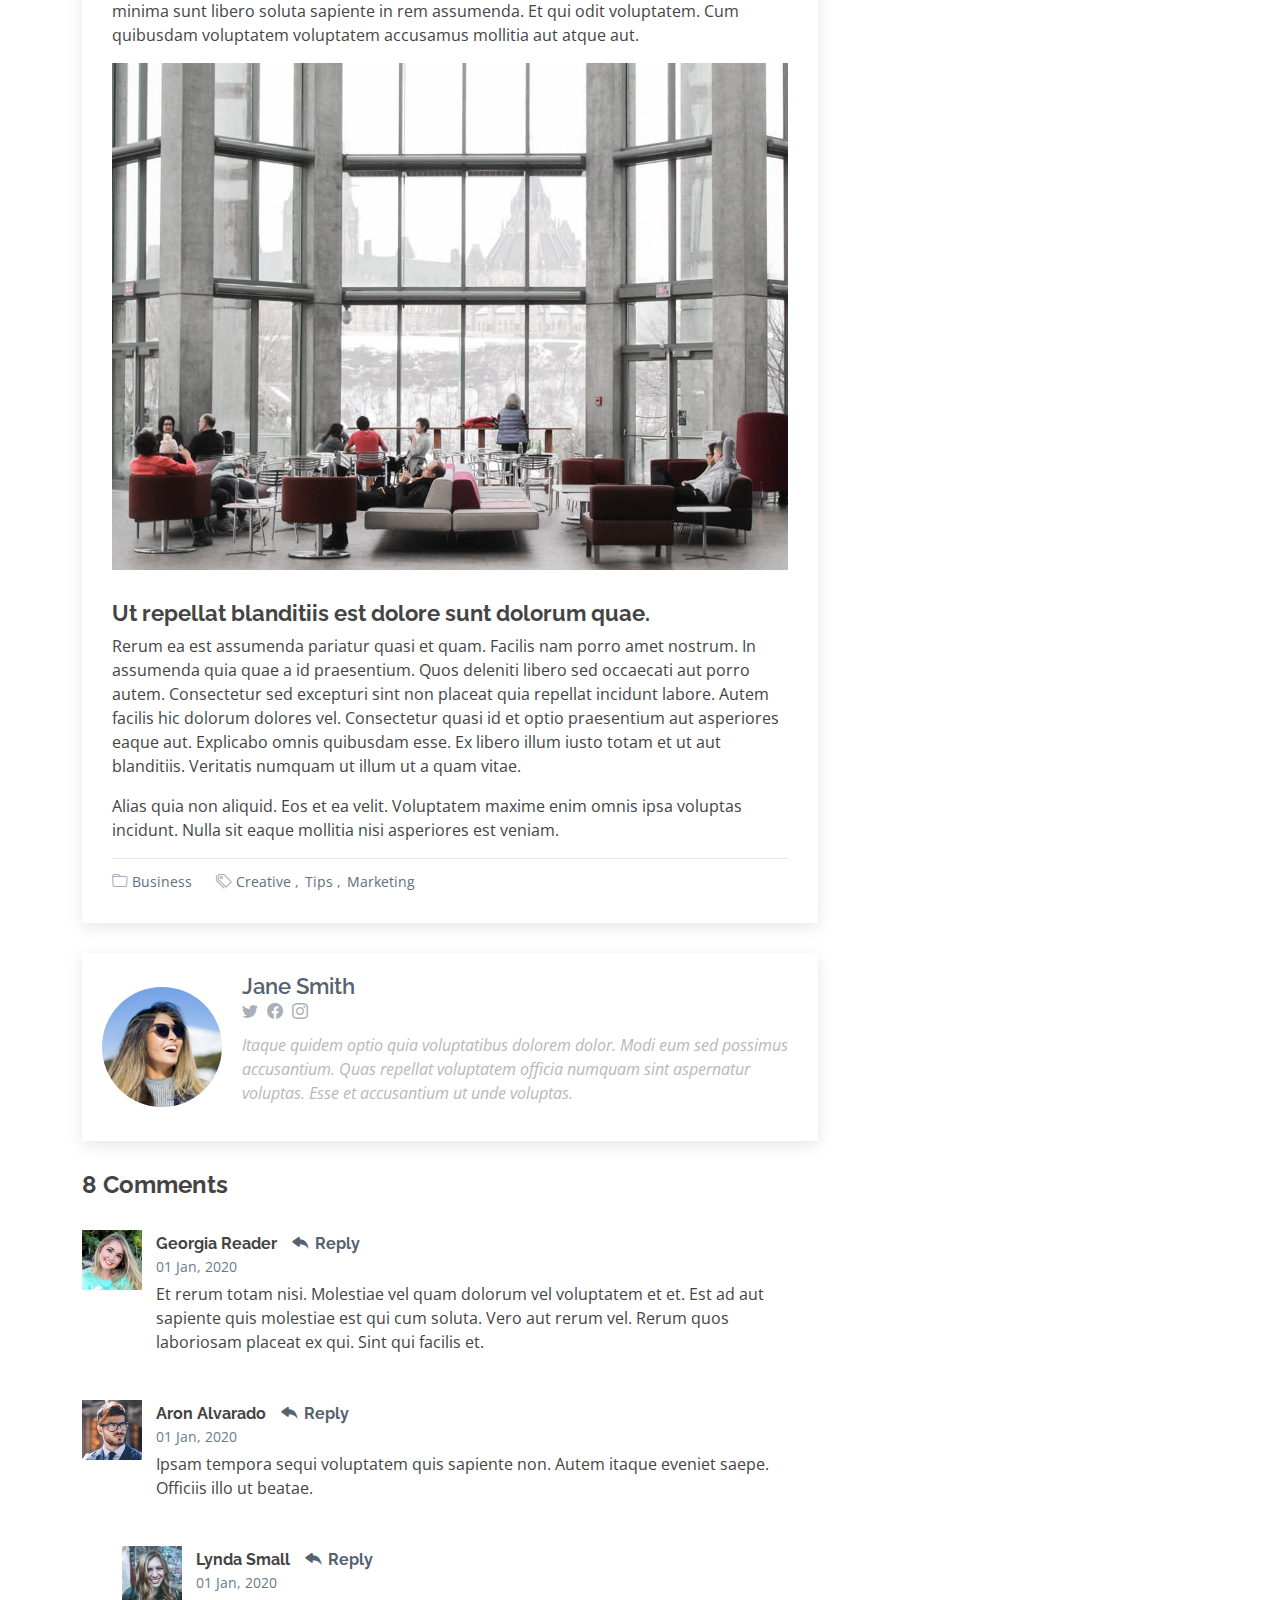
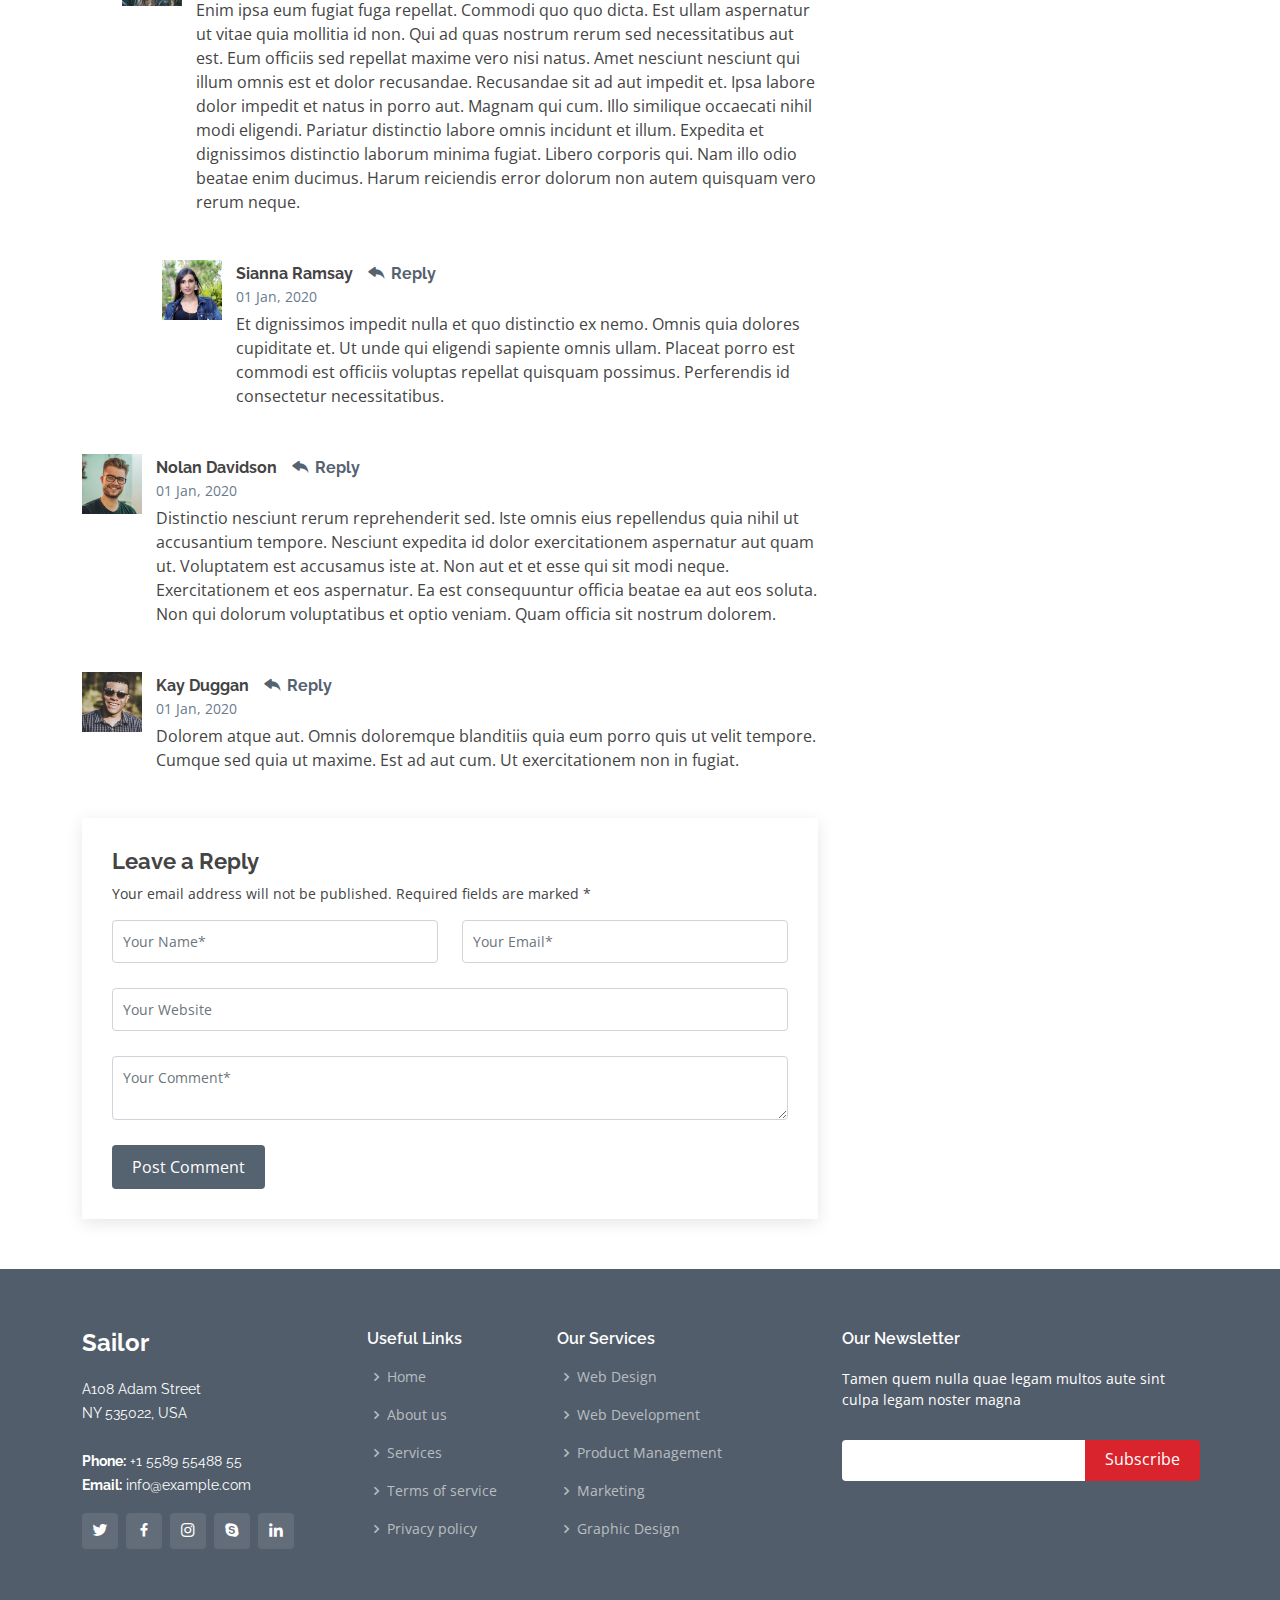
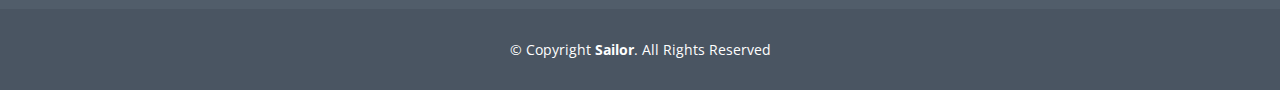
<file: blog-single.html>
<!DOCTYPE html>
<html lang="en">

<head>
  <meta charset="utf-8">
  <meta content="width=device-width, initial-scale=1.0" name="viewport">

  <title>Blog Single - Sailor Bootstrap Template</title>
  <meta content="" name="description">
  <meta content="" name="keywords">

  <!-- Favicons -->
  <link href="assets/img/favicon.png" rel="icon">
  <link href="assets/img/apple-touch-icon.png" rel="apple-touch-icon">

  <!-- Google Fonts -->
  <link href="https://fonts.googleapis.com/css?family=Open+Sans:300,300i,400,400i,600,600i,700,700i|Raleway:300,300i,400,400i,500,500i,600,600i,700,700i|Poppins:300,300i,400,400i,500,500i,600,600i,700,700i" rel="stylesheet">

  <!-- Vendor CSS Files -->
  <link href="assets/vendor/animate.css/animate.min.css" rel="stylesheet">
  <link href="assets/vendor/bootstrap/css/bootstrap.min.css" rel="stylesheet">
  <link href="assets/vendor/bootstrap-icons/bootstrap-icons.css" rel="stylesheet">
  <link href="assets/vendor/boxicons/css/boxicons.min.css" rel="stylesheet">
  <link href="assets/vendor/glightbox/css/glightbox.min.css" rel="stylesheet">
  <link href="assets/vendor/remixicon/remixicon.css" rel="stylesheet">
  <link href="assets/vendor/swiper/swiper-bundle.min.css" rel="stylesheet">

  <!-- Template Main CSS File -->
  <link href="assets/css/style.css" rel="stylesheet">

</head>

<body>

  <!-- ======= Header ======= -->
  <header id="header" class="fixed-top d-flex align-items-center">
    <div class="container d-flex align-items-center">

      <h1 class="logo me-auto"><a href="index.html">Sailor</a></h1>
      <!-- Uncomment below if you prefer to use an image logo -->
      <!-- <a href="index.html" class="logo me-auto"><img src="assets/img/logo.png" alt="" class="img-fluid"></a>-->

      <nav id="navbar" class="navbar">
        <ul>
          <li><a href="index.html">Home</a></li>

          <li class="dropdown"><a href="#"><span>About</span> <i class="bi bi-chevron-down"></i></a>
            <ul>
              <li><a href="about.html">About</a></li>
              <li><a href="team.html">Team</a></li>
              <li><a href="testimonials.html">Testimonials</a></li>

              <li class="dropdown"><a href="#"><span>Deep Drop Down</span> <i class="bi bi-chevron-right"></i></a>
                <ul>
                  <li><a href="#">Deep Drop Down 1</a></li>
                  <li><a href="#">Deep Drop Down 2</a></li>
                  <li><a href="#">Deep Drop Down 3</a></li>
                  <li><a href="#">Deep Drop Down 4</a></li>
                  <li><a href="#">Deep Drop Down 5</a></li>
                </ul>
              </li>
            </ul>
          </li>
          <li><a href="services.html">Services</a></li>
          <li><a href="portfolio.html">Portfolio</a></li>
          <li><a href="pricing.html">Pricing</a></li>
          <li><a href="blog.html" class="active">Blog</a></li>

          <li><a href="contact.html">Contact</a></li>
          <li><a href="index.html" class="getstarted">Get Started</a></li>
        </ul>
        <i class="bi bi-list mobile-nav-toggle"></i>
      </nav><!-- .navbar -->

    </div>
  </header><!-- End Header -->

  <main id="main">

    <!-- ======= Breadcrumbs ======= -->
    <section id="breadcrumbs" class="breadcrumbs">
      <div class="container">

        <div class="d-flex justify-content-between align-items-center">
          <h2>Blog Single</h2>
          <ol>
            <li><a href="index.html">Home</a></li>
            <li><a href="blog.html">Blog</a></li>
            <li>Blog Single</li>
          </ol>
        </div>

      </div>
    </section><!-- End Breadcrumbs -->

    <!-- ======= Blog Single Section ======= -->
    <section id="blog" class="blog">
      <div class="container" data-aos="fade-up">

        <div class="row">

          <div class="col-lg-8 entries">

            <article class="entry entry-single">

              <div class="entry-img">
                <img src="assets/img/blog/blog-1.jpg" alt="" class="img-fluid">
              </div>

              <h2 class="entry-title">
                <a href="blog-single.html">Dolorum optio tempore voluptas dignissimos cumque fuga qui quibusdam quia</a>
              </h2>

              <div class="entry-meta">
                <ul>
                  <li class="d-flex align-items-center"><i class="bi bi-person"></i> <a href="blog-single.html">John Doe</a></li>
                  <li class="d-flex align-items-center"><i class="bi bi-clock"></i> <a href="blog-single.html"><time datetime="2020-01-01">Jan 1, 2020</time></a></li>
                  <li class="d-flex align-items-center"><i class="bi bi-chat-dots"></i> <a href="blog-single.html">12 Comments</a></li>
                </ul>
              </div>

              <div class="entry-content">
                <p>
                  Similique neque nam consequuntur ad non maxime aliquam quas. Quibusdam animi praesentium. Aliquam et laboriosam eius aut nostrum quidem aliquid dicta.
                  Et eveniet enim. Qui velit est ea dolorem doloremque deleniti aperiam unde soluta. Est cum et quod quos aut ut et sit sunt. Voluptate porro consequatur assumenda perferendis dolore.
                </p>

                <p>
                  Sit repellat hic cupiditate hic ut nemo. Quis nihil sunt non reiciendis. Sequi in accusamus harum vel aspernatur. Excepturi numquam nihil cumque odio. Et voluptate cupiditate.
                </p>

                <blockquote>
                  <p>
                    Et vero doloremque tempore voluptatem ratione vel aut. Deleniti sunt animi aut. Aut eos aliquam doloribus minus autem quos.
                  </p>
                </blockquote>

                <p>
                  Sed quo laboriosam qui architecto. Occaecati repellendus omnis dicta inventore tempore provident voluptas mollitia aliquid. Id repellendus quia. Asperiores nihil magni dicta est suscipit perspiciatis. Voluptate ex rerum assumenda dolores nihil quaerat.
                  Dolor porro tempora et quibusdam voluptas. Beatae aut at ad qui tempore corrupti velit quisquam rerum. Omnis dolorum exercitationem harum qui qui blanditiis neque.
                  Iusto autem itaque. Repudiandae hic quae aspernatur ea neque qui. Architecto voluptatem magni. Vel magnam quod et tempora deleniti error rerum nihil tempora.
                </p>

                <h3>Et quae iure vel ut odit alias.</h3>
                <p>
                  Officiis animi maxime nulla quo et harum eum quis a. Sit hic in qui quos fugit ut rerum atque. Optio provident dolores atque voluptatem rem excepturi molestiae qui. Voluptatem laborum omnis ullam quibusdam perspiciatis nulla nostrum. Voluptatum est libero eum nesciunt aliquid qui.
                  Quia et suscipit non sequi. Maxime sed odit. Beatae nesciunt nesciunt accusamus quia aut ratione aspernatur dolor. Sint harum eveniet dicta exercitationem minima. Exercitationem omnis asperiores natus aperiam dolor consequatur id ex sed. Quibusdam rerum dolores sint consequatur quidem ea.
                  Beatae minima sunt libero soluta sapiente in rem assumenda. Et qui odit voluptatem. Cum quibusdam voluptatem voluptatem accusamus mollitia aut atque aut.
                </p>
                <img src="assets/img/blog/blog-inside-post.jpg" class="img-fluid" alt="">

                <h3>Ut repellat blanditiis est dolore sunt dolorum quae.</h3>
                <p>
                  Rerum ea est assumenda pariatur quasi et quam. Facilis nam porro amet nostrum. In assumenda quia quae a id praesentium. Quos deleniti libero sed occaecati aut porro autem. Consectetur sed excepturi sint non placeat quia repellat incidunt labore. Autem facilis hic dolorum dolores vel.
                  Consectetur quasi id et optio praesentium aut asperiores eaque aut. Explicabo omnis quibusdam esse. Ex libero illum iusto totam et ut aut blanditiis. Veritatis numquam ut illum ut a quam vitae.
                </p>
                <p>
                  Alias quia non aliquid. Eos et ea velit. Voluptatem maxime enim omnis ipsa voluptas incidunt. Nulla sit eaque mollitia nisi asperiores est veniam.
                </p>

              </div>

              <div class="entry-footer">
                <i class="bi bi-folder"></i>
                <ul class="cats">
                  <li><a href="#">Business</a></li>
                </ul>

                <i class="bi bi-tags"></i>
                <ul class="tags">
                  <li><a href="#">Creative</a></li>
                  <li><a href="#">Tips</a></li>
                  <li><a href="#">Marketing</a></li>
                </ul>
              </div>

            </article><!-- End blog entry -->

            <div class="blog-author d-flex align-items-center">
              <img src="assets/img/blog/blog-author.jpg" class="rounded-circle float-left" alt="">
              <div>
                <h4>Jane Smith</h4>
                <div class="social-links">
                  <a href="https://twitters.com/#"><i class="bi bi-twitter"></i></a>
                  <a href="https://facebook.com/#"><i class="bi bi-facebook"></i></a>
                  <a href="https://instagram.com/#"><i class="biu bi-instagram"></i></a>
                </div>
                <p>
                  Itaque quidem optio quia voluptatibus dolorem dolor. Modi eum sed possimus accusantium. Quas repellat voluptatem officia numquam sint aspernatur voluptas. Esse et accusantium ut unde voluptas.
                </p>
              </div>
            </div><!-- End blog author bio -->

            <div class="blog-comments">

              <h4 class="comments-count">8 Comments</h4>

              <div id="comment-1" class="comment">
                <div class="d-flex">
                  <div class="comment-img"><img src="assets/img/blog/comments-1.jpg" alt=""></div>
                  <div>
                    <h5><a href="">Georgia Reader</a> <a href="#" class="reply"><i class="bi bi-reply-fill"></i> Reply</a></h5>
                    <time datetime="2020-01-01">01 Jan, 2020</time>
                    <p>
                      Et rerum totam nisi. Molestiae vel quam dolorum vel voluptatem et et. Est ad aut sapiente quis molestiae est qui cum soluta.
                      Vero aut rerum vel. Rerum quos laboriosam placeat ex qui. Sint qui facilis et.
                    </p>
                  </div>
                </div>
              </div><!-- End comment #1 -->

              <div id="comment-2" class="comment">
                <div class="d-flex">
                  <div class="comment-img"><img src="assets/img/blog/comments-2.jpg" alt=""></div>
                  <div>
                    <h5><a href="">Aron Alvarado</a> <a href="#" class="reply"><i class="bi bi-reply-fill"></i> Reply</a></h5>
                    <time datetime="2020-01-01">01 Jan, 2020</time>
                    <p>
                      Ipsam tempora sequi voluptatem quis sapiente non. Autem itaque eveniet saepe. Officiis illo ut beatae.
                    </p>
                  </div>
                </div>

                <div id="comment-reply-1" class="comment comment-reply">
                  <div class="d-flex">
                    <div class="comment-img"><img src="assets/img/blog/comments-3.jpg" alt=""></div>
                    <div>
                      <h5><a href="">Lynda Small</a> <a href="#" class="reply"><i class="bi bi-reply-fill"></i> Reply</a></h5>
                      <time datetime="2020-01-01">01 Jan, 2020</time>
                      <p>
                        Enim ipsa eum fugiat fuga repellat. Commodi quo quo dicta. Est ullam aspernatur ut vitae quia mollitia id non. Qui ad quas nostrum rerum sed necessitatibus aut est. Eum officiis sed repellat maxime vero nisi natus. Amet nesciunt nesciunt qui illum omnis est et dolor recusandae.

                        Recusandae sit ad aut impedit et. Ipsa labore dolor impedit et natus in porro aut. Magnam qui cum. Illo similique occaecati nihil modi eligendi. Pariatur distinctio labore omnis incidunt et illum. Expedita et dignissimos distinctio laborum minima fugiat.

                        Libero corporis qui. Nam illo odio beatae enim ducimus. Harum reiciendis error dolorum non autem quisquam vero rerum neque.
                      </p>
                    </div>
                  </div>

                  <div id="comment-reply-2" class="comment comment-reply">
                    <div class="d-flex">
                      <div class="comment-img"><img src="assets/img/blog/comments-4.jpg" alt=""></div>
                      <div>
                        <h5><a href="">Sianna Ramsay</a> <a href="#" class="reply"><i class="bi bi-reply-fill"></i> Reply</a></h5>
                        <time datetime="2020-01-01">01 Jan, 2020</time>
                        <p>
                          Et dignissimos impedit nulla et quo distinctio ex nemo. Omnis quia dolores cupiditate et. Ut unde qui eligendi sapiente omnis ullam. Placeat porro est commodi est officiis voluptas repellat quisquam possimus. Perferendis id consectetur necessitatibus.
                        </p>
                      </div>
                    </div>

                  </div><!-- End comment reply #2-->

                </div><!-- End comment reply #1-->

              </div><!-- End comment #2-->

              <div id="comment-3" class="comment">
                <div class="d-flex">
                  <div class="comment-img"><img src="assets/img/blog/comments-5.jpg" alt=""></div>
                  <div>
                    <h5><a href="">Nolan Davidson</a> <a href="#" class="reply"><i class="bi bi-reply-fill"></i> Reply</a></h5>
                    <time datetime="2020-01-01">01 Jan, 2020</time>
                    <p>
                      Distinctio nesciunt rerum reprehenderit sed. Iste omnis eius repellendus quia nihil ut accusantium tempore. Nesciunt expedita id dolor exercitationem aspernatur aut quam ut. Voluptatem est accusamus iste at.
                      Non aut et et esse qui sit modi neque. Exercitationem et eos aspernatur. Ea est consequuntur officia beatae ea aut eos soluta. Non qui dolorum voluptatibus et optio veniam. Quam officia sit nostrum dolorem.
                    </p>
                  </div>
                </div>

              </div><!-- End comment #3 -->

              <div id="comment-4" class="comment">
                <div class="d-flex">
                  <div class="comment-img"><img src="assets/img/blog/comments-6.jpg" alt=""></div>
                  <div>
                    <h5><a href="">Kay Duggan</a> <a href="#" class="reply"><i class="bi bi-reply-fill"></i> Reply</a></h5>
                    <time datetime="2020-01-01">01 Jan, 2020</time>
                    <p>
                      Dolorem atque aut. Omnis doloremque blanditiis quia eum porro quis ut velit tempore. Cumque sed quia ut maxime. Est ad aut cum. Ut exercitationem non in fugiat.
                    </p>
                  </div>
                </div>

              </div><!-- End comment #4 -->

              <div class="reply-form">
                <h4>Leave a Reply</h4>
                <p>Your email address will not be published. Required fields are marked * </p>
                <form action="">
                  <div class="row">
                    <div class="col-md-6 form-group">
                      <input name="name" type="text" class="form-control" placeholder="Your Name*">
                    </div>
                    <div class="col-md-6 form-group">
                      <input name="email" type="text" class="form-control" placeholder="Your Email*">
                    </div>
                  </div>
                  <div class="row">
                    <div class="col form-group">
                      <input name="website" type="text" class="form-control" placeholder="Your Website">
                    </div>
                  </div>
                  <div class="row">
                    <div class="col form-group">
                      <textarea name="comment" class="form-control" placeholder="Your Comment*"></textarea>
                    </div>
                  </div>
                  <button type="submit" class="btn btn-primary">Post Comment</button>

                </form>

              </div>

            </div><!-- End blog comments -->

          </div><!-- End blog entries list -->

          <div class="col-lg-4">

            <div class="sidebar">

              <h3 class="sidebar-title">Search</h3>
              <div class="sidebar-item search-form">
                <form action="">
                  <input type="text">
                  <button type="submit"><i class="bi bi-search"></i></button>
                </form>
              </div><!-- End sidebar search formn-->

              <h3 class="sidebar-title">Categories</h3>
              <div class="sidebar-item categories">
                <ul>
                  <li><a href="#">General <span>(25)</span></a></li>
                  <li><a href="#">Lifestyle <span>(12)</span></a></li>
                  <li><a href="#">Travel <span>(5)</span></a></li>
                  <li><a href="#">Design <span>(22)</span></a></li>
                  <li><a href="#">Creative <span>(8)</span></a></li>
                  <li><a href="#">Educaion <span>(14)</span></a></li>
                </ul>
              </div><!-- End sidebar categories-->

              <h3 class="sidebar-title">Recent Posts</h3>
              <div class="sidebar-item recent-posts">
                <div class="post-item clearfix">
                  <img src="assets/img/blog/blog-recent-1.jpg" alt="">
                  <h4><a href="blog-single.html">Nihil blanditiis at in nihil autem</a></h4>
                  <time datetime="2020-01-01">Jan 1, 2020</time>
                </div>

                <div class="post-item clearfix">
                  <img src="assets/img/blog/blog-recent-2.jpg" alt="">
                  <h4><a href="blog-single.html">Quidem autem et impedit</a></h4>
                  <time datetime="2020-01-01">Jan 1, 2020</time>
                </div>

                <div class="post-item clearfix">
                  <img src="assets/img/blog/blog-recent-3.jpg" alt="">
                  <h4><a href="blog-single.html">Id quia et et ut maxime similique occaecati ut</a></h4>
                  <time datetime="2020-01-01">Jan 1, 2020</time>
                </div>

                <div class="post-item clearfix">
                  <img src="assets/img/blog/blog-recent-4.jpg" alt="">
                  <h4><a href="blog-single.html">Laborum corporis quo dara net para</a></h4>
                  <time datetime="2020-01-01">Jan 1, 2020</time>
                </div>

                <div class="post-item clearfix">
                  <img src="assets/img/blog/blog-recent-5.jpg" alt="">
                  <h4><a href="blog-single.html">Et dolores corrupti quae illo quod dolor</a></h4>
                  <time datetime="2020-01-01">Jan 1, 2020</time>
                </div>

              </div><!-- End sidebar recent posts-->

              <h3 class="sidebar-title">Tags</h3>
              <div class="sidebar-item tags">
                <ul>
                  <li><a href="#">App</a></li>
                  <li><a href="#">IT</a></li>
                  <li><a href="#">Business</a></li>
                  <li><a href="#">Mac</a></li>
                  <li><a href="#">Design</a></li>
                  <li><a href="#">Office</a></li>
                  <li><a href="#">Creative</a></li>
                  <li><a href="#">Studio</a></li>
                  <li><a href="#">Smart</a></li>
                  <li><a href="#">Tips</a></li>
                  <li><a href="#">Marketing</a></li>
                </ul>
              </div><!-- End sidebar tags-->

            </div><!-- End sidebar -->

          </div><!-- End blog sidebar -->

        </div>

      </div>
    </section><!-- End Blog Single Section -->

  </main><!-- End #main -->

  <!-- ======= Footer ======= -->
  <footer id="footer">
    <div class="footer-top">
      <div class="container">
        <div class="row">

          <div class="col-lg-3 col-md-6">
            <div class="footer-info">
              <h3>Sailor</h3>
              <p>
                A108 Adam Street <br>
                NY 535022, USA<br><br>
                <strong>Phone:</strong> +1 5589 55488 55<br>
                <strong>Email:</strong> info@example.com<br>
              </p>
              <div class="social-links mt-3">
                <a href="#" class="twitter"><i class="bx bxl-twitter"></i></a>
                <a href="#" class="facebook"><i class="bx bxl-facebook"></i></a>
                <a href="#" class="instagram"><i class="bx bxl-instagram"></i></a>
                <a href="#" class="google-plus"><i class="bx bxl-skype"></i></a>
                <a href="#" class="linkedin"><i class="bx bxl-linkedin"></i></a>
              </div>
            </div>
          </div>

          <div class="col-lg-2 col-md-6 footer-links">
            <h4>Useful Links</h4>
            <ul>
              <li><i class="bx bx-chevron-right"></i> <a href="#">Home</a></li>
              <li><i class="bx bx-chevron-right"></i> <a href="#">About us</a></li>
              <li><i class="bx bx-chevron-right"></i> <a href="#">Services</a></li>
              <li><i class="bx bx-chevron-right"></i> <a href="#">Terms of service</a></li>
              <li><i class="bx bx-chevron-right"></i> <a href="#">Privacy policy</a></li>
            </ul>
          </div>

          <div class="col-lg-3 col-md-6 footer-links">
            <h4>Our Services</h4>
            <ul>
              <li><i class="bx bx-chevron-right"></i> <a href="#">Web Design</a></li>
              <li><i class="bx bx-chevron-right"></i> <a href="#">Web Development</a></li>
              <li><i class="bx bx-chevron-right"></i> <a href="#">Product Management</a></li>
              <li><i class="bx bx-chevron-right"></i> <a href="#">Marketing</a></li>
              <li><i class="bx bx-chevron-right"></i> <a href="#">Graphic Design</a></li>
            </ul>
          </div>

          <div class="col-lg-4 col-md-6 footer-newsletter">
            <h4>Our Newsletter</h4>
            <p>Tamen quem nulla quae legam multos aute sint culpa legam noster magna</p>
            <form action="" method="post">
              <input type="email" name="email"><input type="submit" value="Subscribe">
            </form>

          </div>

        </div>
      </div>
    </div>

    <div class="container">
      <div class="copyright">
        &copy; Copyright <strong><span>Sailor</span></strong>. All Rights Reserved
      </div>

    </div>
  </footer><!-- End Footer -->

  <a href="#" class="back-to-top d-flex align-items-center justify-content-center"><i class="bi bi-arrow-up-short"></i></a>

  <!-- Vendor JS Files -->
  <script src="assets/vendor/bootstrap/js/bootstrap.bundle.min.js"></script>
  <script src="assets/vendor/glightbox/js/glightbox.min.js"></script>
  <script src="assets/vendor/isotope-layout/isotope.pkgd.min.js"></script>
  <script src="assets/vendor/php-email-form/validate.js"></script>
  <script src="assets/vendor/swiper/swiper-bundle.min.js"></script>
  <script src="assets/vendor/waypoints/noframework.waypoints.js"></script>

  <!-- Template Main JS File -->
  <script src="assets/js/main.js"></script>

</body>

</html>
</file>
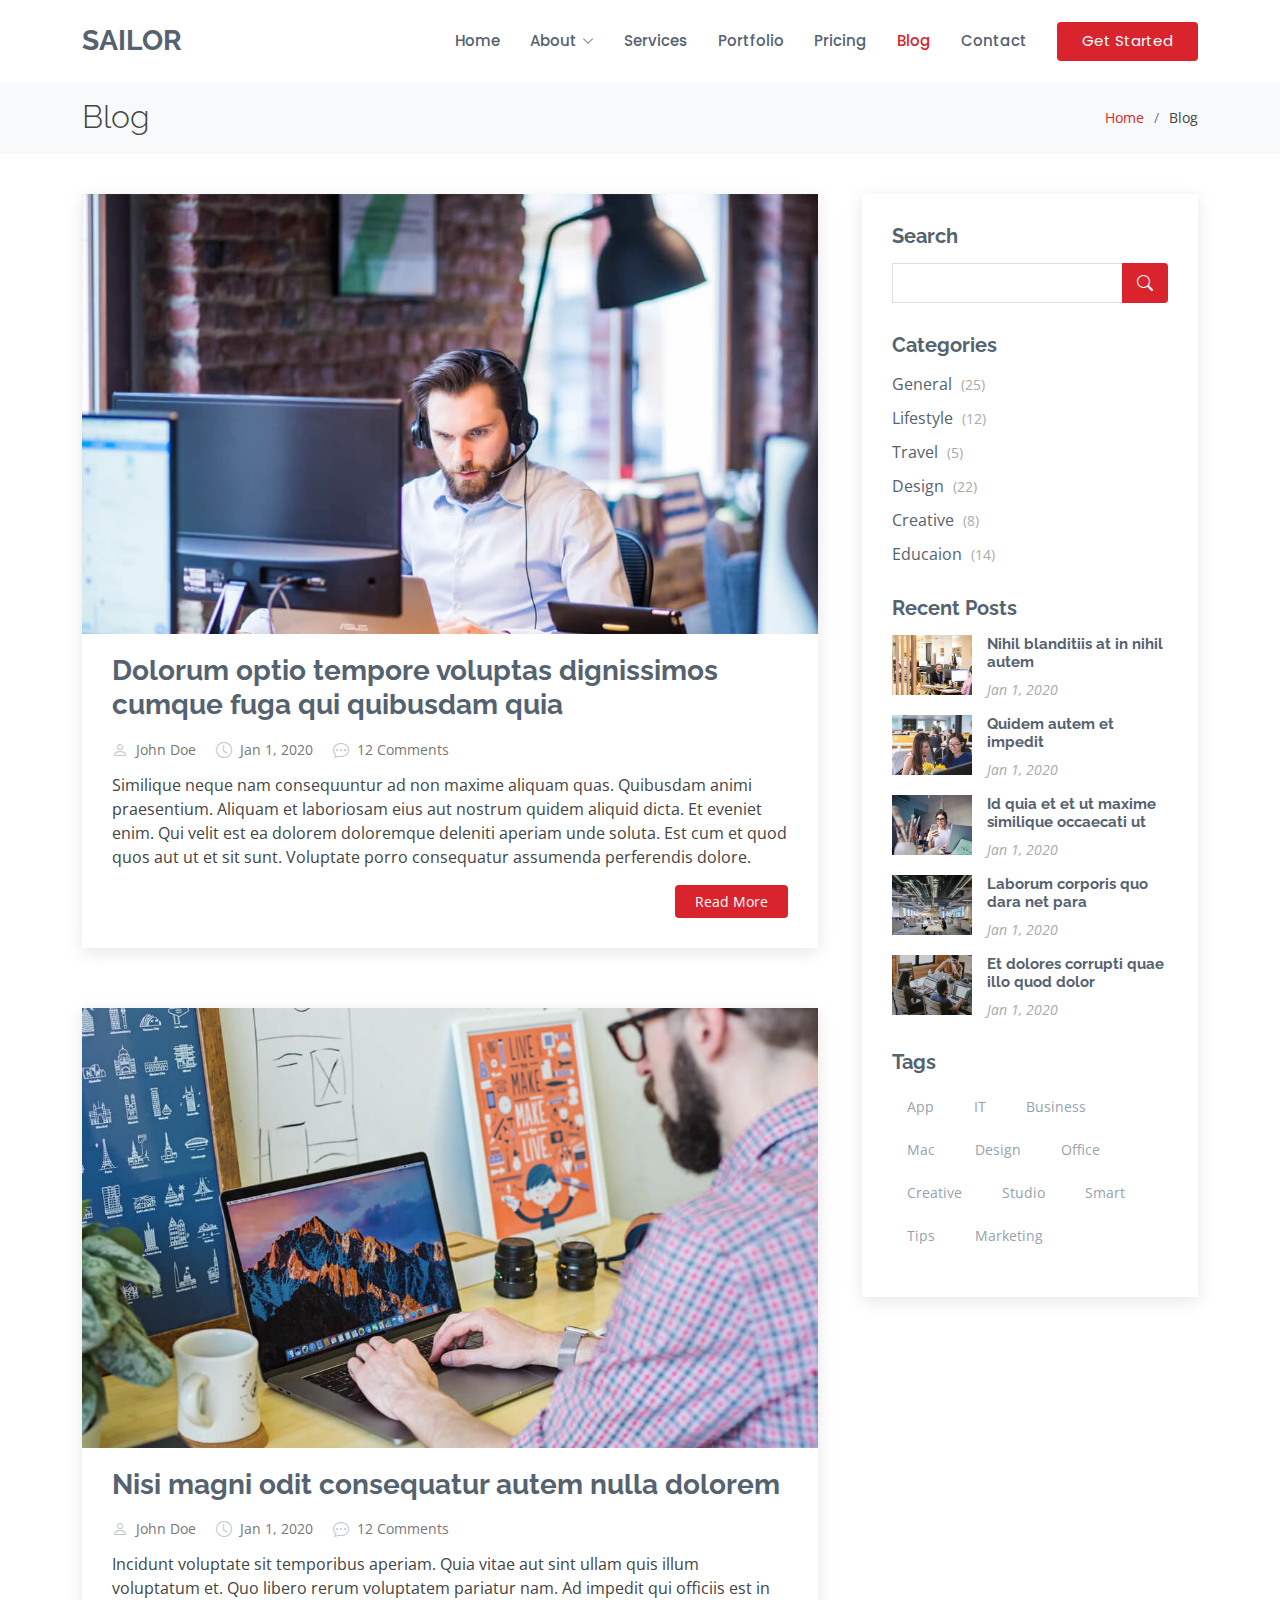
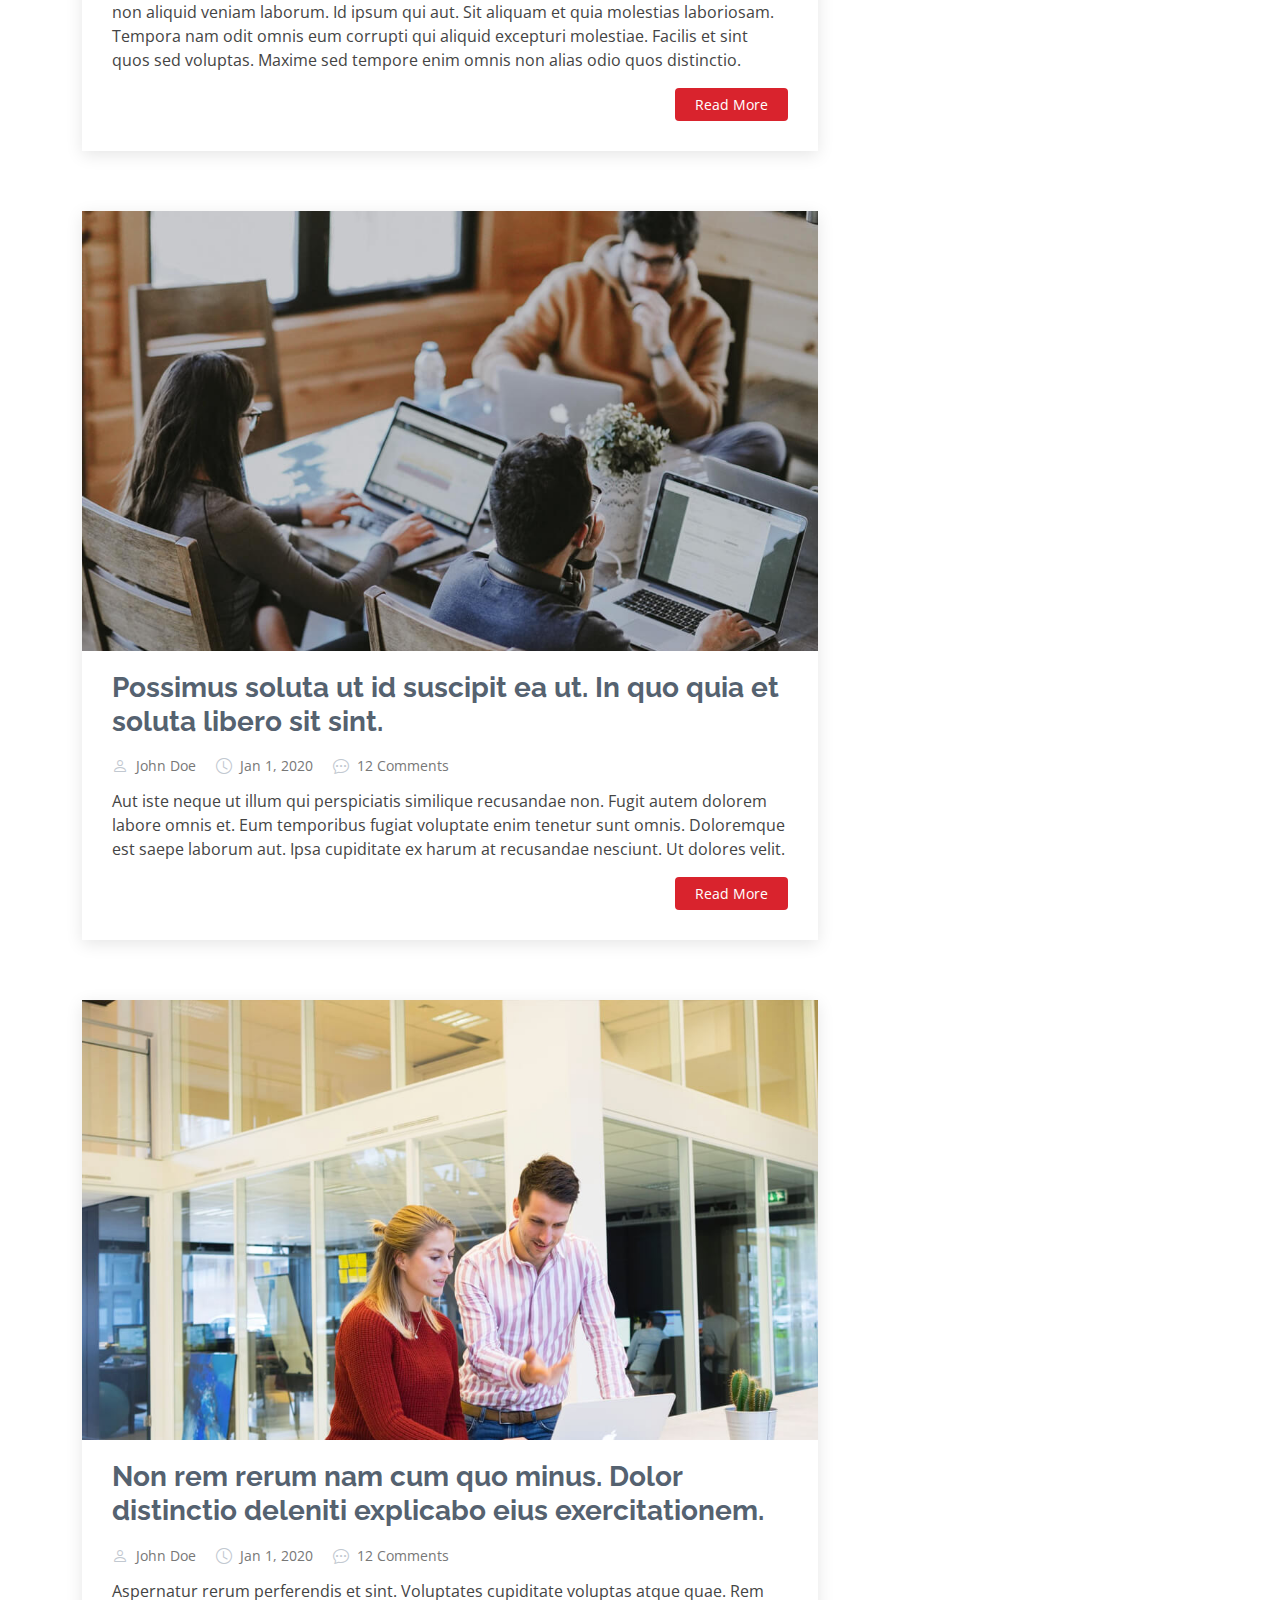
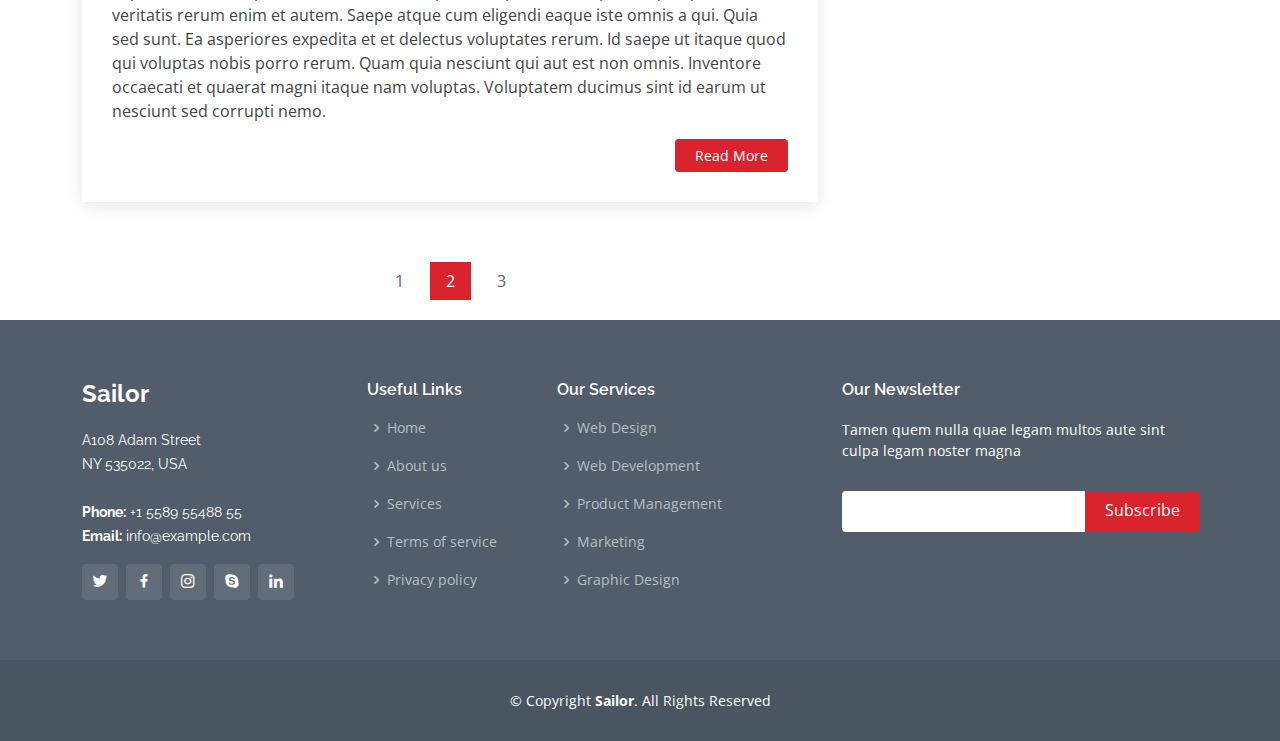
<file: blog.html>
<!DOCTYPE html>
<html lang="en">

<head>
  <meta charset="utf-8">
  <meta content="width=device-width, initial-scale=1.0" name="viewport">

  <title>Blog - Sailor Bootstrap Template</title>
  <meta content="" name="description">
  <meta content="" name="keywords">

  <!-- Favicons -->
  <link href="assets/img/favicon.png" rel="icon">
  <link href="assets/img/apple-touch-icon.png" rel="apple-touch-icon">

  <!-- Google Fonts -->
  <link href="https://fonts.googleapis.com/css?family=Open+Sans:300,300i,400,400i,600,600i,700,700i|Raleway:300,300i,400,400i,500,500i,600,600i,700,700i|Poppins:300,300i,400,400i,500,500i,600,600i,700,700i" rel="stylesheet">

  <!-- Vendor CSS Files -->
  <link href="assets/vendor/animate.css/animate.min.css" rel="stylesheet">
  <link href="assets/vendor/bootstrap/css/bootstrap.min.css" rel="stylesheet">
  <link href="assets/vendor/bootstrap-icons/bootstrap-icons.css" rel="stylesheet">
  <link href="assets/vendor/boxicons/css/boxicons.min.css" rel="stylesheet">
  <link href="assets/vendor/glightbox/css/glightbox.min.css" rel="stylesheet">
  <link href="assets/vendor/remixicon/remixicon.css" rel="stylesheet">
  <link href="assets/vendor/swiper/swiper-bundle.min.css" rel="stylesheet">

  <!-- Template Main CSS File -->
  <link href="assets/css/style.css" rel="stylesheet">

</head>

<body>

  <!-- ======= Header ======= -->
  <header id="header" class="fixed-top d-flex align-items-center">
    <div class="container d-flex align-items-center">

      <h1 class="logo me-auto"><a href="index.html">Sailor</a></h1>
      <!-- Uncomment below if you prefer to use an image logo -->
      <!-- <a href="index.html" class="logo me-auto"><img src="assets/img/logo.png" alt="" class="img-fluid"></a>-->

      <nav id="navbar" class="navbar">
        <ul>
          <li><a href="index.html">Home</a></li>

          <li class="dropdown"><a href="#"><span>About</span> <i class="bi bi-chevron-down"></i></a>
            <ul>
              <li><a href="about.html">About</a></li>
              <li><a href="team.html">Team</a></li>
              <li><a href="testimonials.html">Testimonials</a></li>

              <li class="dropdown"><a href="#"><span>Deep Drop Down</span> <i class="bi bi-chevron-right"></i></a>
                <ul>
                  <li><a href="#">Deep Drop Down 1</a></li>
                  <li><a href="#">Deep Drop Down 2</a></li>
                  <li><a href="#">Deep Drop Down 3</a></li>
                  <li><a href="#">Deep Drop Down 4</a></li>
                  <li><a href="#">Deep Drop Down 5</a></li>
                </ul>
              </li>
            </ul>
          </li>
          <li><a href="services.html">Services</a></li>
          <li><a href="portfolio.html">Portfolio</a></li>
          <li><a href="pricing.html">Pricing</a></li>
          <li><a href="blog.html" class="active">Blog</a></li>

          <li><a href="contact.html">Contact</a></li>
          <li><a href="index.html" class="getstarted">Get Started</a></li>
        </ul>
        <i class="bi bi-list mobile-nav-toggle"></i>
      </nav><!-- .navbar -->

    </div>
  </header><!-- End Header -->

  <main id="main">

    <!-- ======= Breadcrumbs ======= -->
    <section id="breadcrumbs" class="breadcrumbs">
      <div class="container">

        <div class="d-flex justify-content-between align-items-center">
          <h2>Blog</h2>
          <ol>
            <li><a href="index.html">Home</a></li>
            <li>Blog</li>
          </ol>
        </div>

      </div>
    </section><!-- End Breadcrumbs -->

    <!-- ======= Blog Section ======= -->
    <section id="blog" class="blog">
      <div class="container" data-aos="fade-up">

        <div class="row">

          <div class="col-lg-8 entries">

            <article class="entry">

              <div class="entry-img">
                <img src="assets/img/blog/blog-1.jpg" alt="" class="img-fluid">
              </div>

              <h2 class="entry-title">
                <a href="blog-single.html">Dolorum optio tempore voluptas dignissimos cumque fuga qui quibusdam quia</a>
              </h2>

              <div class="entry-meta">
                <ul>
                  <li class="d-flex align-items-center"><i class="bi bi-person"></i> <a href="blog-single.html">John Doe</a></li>
                  <li class="d-flex align-items-center"><i class="bi bi-clock"></i> <a href="blog-single.html"><time datetime="2020-01-01">Jan 1, 2020</time></a></li>
                  <li class="d-flex align-items-center"><i class="bi bi-chat-dots"></i> <a href="blog-single.html">12 Comments</a></li>
                </ul>
              </div>

              <div class="entry-content">
                <p>
                  Similique neque nam consequuntur ad non maxime aliquam quas. Quibusdam animi praesentium. Aliquam et laboriosam eius aut nostrum quidem aliquid dicta.
                  Et eveniet enim. Qui velit est ea dolorem doloremque deleniti aperiam unde soluta. Est cum et quod quos aut ut et sit sunt. Voluptate porro consequatur assumenda perferendis dolore.
                </p>
                <div class="read-more">
                  <a href="blog-single.html">Read More</a>
                </div>
              </div>

            </article><!-- End blog entry -->

            <article class="entry">

              <div class="entry-img">
                <img src="assets/img/blog/blog-2.jpg" alt="" class="img-fluid">
              </div>

              <h2 class="entry-title">
                <a href="blog-single.html">Nisi magni odit consequatur autem nulla dolorem</a>
              </h2>

              <div class="entry-meta">
                <ul>
                  <li class="d-flex align-items-center"><i class="bi bi-person"></i> <a href="blog-single.html">John Doe</a></li>
                  <li class="d-flex align-items-center"><i class="bi bi-clock"></i> <a href="blog-single.html"><time datetime="2020-01-01">Jan 1, 2020</time></a></li>
                  <li class="d-flex align-items-center"><i class="bi bi-chat-dots"></i> <a href="blog-single.html">12 Comments</a></li>
                </ul>
              </div>

              <div class="entry-content">
                <p>
                  Incidunt voluptate sit temporibus aperiam. Quia vitae aut sint ullam quis illum voluptatum et. Quo libero rerum voluptatem pariatur nam.
                  Ad impedit qui officiis est in non aliquid veniam laborum. Id ipsum qui aut. Sit aliquam et quia molestias laboriosam. Tempora nam odit omnis eum corrupti qui aliquid excepturi molestiae. Facilis et sint quos sed voluptas. Maxime sed tempore enim omnis non alias odio quos distinctio.
                </p>
                <div class="read-more">
                  <a href="blog-single.html">Read More</a>
                </div>
              </div>

            </article><!-- End blog entry -->

            <article class="entry">

              <div class="entry-img">
                <img src="assets/img/blog/blog-3.jpg" alt="" class="img-fluid">
              </div>

              <h2 class="entry-title">
                <a href="blog-single.html">Possimus soluta ut id suscipit ea ut. In quo quia et soluta libero sit sint.</a>
              </h2>

              <div class="entry-meta">
                <ul>
                  <li class="d-flex align-items-center"><i class="bi bi-person"></i> <a href="blog-single.html">John Doe</a></li>
                  <li class="d-flex align-items-center"><i class="bi bi-clock"></i> <a href="blog-single.html"><time datetime="2020-01-01">Jan 1, 2020</time></a></li>
                  <li class="d-flex align-items-center"><i class="bi bi-chat-dots"></i> <a href="blog-single.html">12 Comments</a></li>
                </ul>
              </div>

              <div class="entry-content">
                <p>
                  Aut iste neque ut illum qui perspiciatis similique recusandae non. Fugit autem dolorem labore omnis et. Eum temporibus fugiat voluptate enim tenetur sunt omnis.
                  Doloremque est saepe laborum aut. Ipsa cupiditate ex harum at recusandae nesciunt. Ut dolores velit.
                </p>
                <div class="read-more">
                  <a href="blog-single.html">Read More</a>
                </div>
              </div>

            </article><!-- End blog entry -->

            <article class="entry">

              <div class="entry-img">
                <img src="assets/img/blog/blog-4.jpg" alt="" class="img-fluid">
              </div>

              <h2 class="entry-title">
                <a href="blog-single.html">Non rem rerum nam cum quo minus. Dolor distinctio deleniti explicabo eius exercitationem.</a>
              </h2>

              <div class="entry-meta">
                <ul>
                  <li class="d-flex align-items-center"><i class="bi bi-person"></i> <a href="blog-single.html">John Doe</a></li>
                  <li class="d-flex align-items-center"><i class="bi bi-clock"></i> <a href="blog-single.html"><time datetime="2020-01-01">Jan 1, 2020</time></a></li>
                  <li class="d-flex align-items-center"><i class="bi bi-chat-dots"></i> <a href="blog-single.html">12 Comments</a></li>
                </ul>
              </div>

              <div class="entry-content">
                <p>
                  Aspernatur rerum perferendis et sint. Voluptates cupiditate voluptas atque quae. Rem veritatis rerum enim et autem. Saepe atque cum eligendi eaque iste omnis a qui.
                  Quia sed sunt. Ea asperiores expedita et et delectus voluptates rerum. Id saepe ut itaque quod qui voluptas nobis porro rerum. Quam quia nesciunt qui aut est non omnis. Inventore occaecati et quaerat magni itaque nam voluptas. Voluptatem ducimus sint id earum ut nesciunt sed corrupti nemo.
                </p>
                <div class="read-more">
                  <a href="blog-single.html">Read More</a>
                </div>
              </div>

            </article><!-- End blog entry -->

            <div class="blog-pagination">
              <ul class="justify-content-center">
                <li><a href="#">1</a></li>
                <li class="active"><a href="#">2</a></li>
                <li><a href="#">3</a></li>
              </ul>
            </div>

          </div><!-- End blog entries list -->

          <div class="col-lg-4">

            <div class="sidebar">

              <h3 class="sidebar-title">Search</h3>
              <div class="sidebar-item search-form">
                <form action="">
                  <input type="text">
                  <button type="submit"><i class="bi bi-search"></i></button>
                </form>
              </div><!-- End sidebar search formn-->

              <h3 class="sidebar-title">Categories</h3>
              <div class="sidebar-item categories">
                <ul>
                  <li><a href="#">General <span>(25)</span></a></li>
                  <li><a href="#">Lifestyle <span>(12)</span></a></li>
                  <li><a href="#">Travel <span>(5)</span></a></li>
                  <li><a href="#">Design <span>(22)</span></a></li>
                  <li><a href="#">Creative <span>(8)</span></a></li>
                  <li><a href="#">Educaion <span>(14)</span></a></li>
                </ul>
              </div><!-- End sidebar categories-->

              <h3 class="sidebar-title">Recent Posts</h3>
              <div class="sidebar-item recent-posts">
                <div class="post-item clearfix">
                  <img src="assets/img/blog/blog-recent-1.jpg" alt="">
                  <h4><a href="blog-single.html">Nihil blanditiis at in nihil autem</a></h4>
                  <time datetime="2020-01-01">Jan 1, 2020</time>
                </div>

                <div class="post-item clearfix">
                  <img src="assets/img/blog/blog-recent-2.jpg" alt="">
                  <h4><a href="blog-single.html">Quidem autem et impedit</a></h4>
                  <time datetime="2020-01-01">Jan 1, 2020</time>
                </div>

                <div class="post-item clearfix">
                  <img src="assets/img/blog/blog-recent-3.jpg" alt="">
                  <h4><a href="blog-single.html">Id quia et et ut maxime similique occaecati ut</a></h4>
                  <time datetime="2020-01-01">Jan 1, 2020</time>
                </div>

                <div class="post-item clearfix">
                  <img src="assets/img/blog/blog-recent-4.jpg" alt="">
                  <h4><a href="blog-single.html">Laborum corporis quo dara net para</a></h4>
                  <time datetime="2020-01-01">Jan 1, 2020</time>
                </div>

                <div class="post-item clearfix">
                  <img src="assets/img/blog/blog-recent-5.jpg" alt="">
                  <h4><a href="blog-single.html">Et dolores corrupti quae illo quod dolor</a></h4>
                  <time datetime="2020-01-01">Jan 1, 2020</time>
                </div>

              </div><!-- End sidebar recent posts-->

              <h3 class="sidebar-title">Tags</h3>
              <div class="sidebar-item tags">
                <ul>
                  <li><a href="#">App</a></li>
                  <li><a href="#">IT</a></li>
                  <li><a href="#">Business</a></li>
                  <li><a href="#">Mac</a></li>
                  <li><a href="#">Design</a></li>
                  <li><a href="#">Office</a></li>
                  <li><a href="#">Creative</a></li>
                  <li><a href="#">Studio</a></li>
                  <li><a href="#">Smart</a></li>
                  <li><a href="#">Tips</a></li>
                  <li><a href="#">Marketing</a></li>
                </ul>
              </div><!-- End sidebar tags-->

            </div><!-- End sidebar -->

          </div><!-- End blog sidebar -->

        </div>

      </div>
    </section><!-- End Blog Section -->

  </main><!-- End #main -->

  <!-- ======= Footer ======= -->
  <footer id="footer">
    <div class="footer-top">
      <div class="container">
        <div class="row">

          <div class="col-lg-3 col-md-6">
            <div class="footer-info">
              <h3>Sailor</h3>
              <p>
                A108 Adam Street <br>
                NY 535022, USA<br><br>
                <strong>Phone:</strong> +1 5589 55488 55<br>
                <strong>Email:</strong> info@example.com<br>
              </p>
              <div class="social-links mt-3">
                <a href="#" class="twitter"><i class="bx bxl-twitter"></i></a>
                <a href="#" class="facebook"><i class="bx bxl-facebook"></i></a>
                <a href="#" class="instagram"><i class="bx bxl-instagram"></i></a>
                <a href="#" class="google-plus"><i class="bx bxl-skype"></i></a>
                <a href="#" class="linkedin"><i class="bx bxl-linkedin"></i></a>
              </div>
            </div>
          </div>

          <div class="col-lg-2 col-md-6 footer-links">
            <h4>Useful Links</h4>
            <ul>
              <li><i class="bx bx-chevron-right"></i> <a href="#">Home</a></li>
              <li><i class="bx bx-chevron-right"></i> <a href="#">About us</a></li>
              <li><i class="bx bx-chevron-right"></i> <a href="#">Services</a></li>
              <li><i class="bx bx-chevron-right"></i> <a href="#">Terms of service</a></li>
              <li><i class="bx bx-chevron-right"></i> <a href="#">Privacy policy</a></li>
            </ul>
          </div>

          <div class="col-lg-3 col-md-6 footer-links">
            <h4>Our Services</h4>
            <ul>
              <li><i class="bx bx-chevron-right"></i> <a href="#">Web Design</a></li>
              <li><i class="bx bx-chevron-right"></i> <a href="#">Web Development</a></li>
              <li><i class="bx bx-chevron-right"></i> <a href="#">Product Management</a></li>
              <li><i class="bx bx-chevron-right"></i> <a href="#">Marketing</a></li>
              <li><i class="bx bx-chevron-right"></i> <a href="#">Graphic Design</a></li>
            </ul>
          </div>

          <div class="col-lg-4 col-md-6 footer-newsletter">
            <h4>Our Newsletter</h4>
            <p>Tamen quem nulla quae legam multos aute sint culpa legam noster magna</p>
            <form action="" method="post">
              <input type="email" name="email"><input type="submit" value="Subscribe">
            </form>

          </div>

        </div>
      </div>
    </div>

    <div class="container">
      <div class="copyright">
        &copy; Copyright <strong><span>Sailor</span></strong>. All Rights Reserved
      </div>

    </div>
  </footer><!-- End Footer -->

  <a href="#" class="back-to-top d-flex align-items-center justify-content-center"><i class="bi bi-arrow-up-short"></i></a>

  <!-- Vendor JS Files -->
  <script src="assets/vendor/bootstrap/js/bootstrap.bundle.min.js"></script>
  <script src="assets/vendor/glightbox/js/glightbox.min.js"></script>
  <script src="assets/vendor/isotope-layout/isotope.pkgd.min.js"></script>
  <script src="assets/vendor/php-email-form/validate.js"></script>
  <script src="assets/vendor/swiper/swiper-bundle.min.js"></script>
  <script src="assets/vendor/waypoints/noframework.waypoints.js"></script>

  <!-- Template Main JS File -->
  <script src="assets/js/main.js"></script>

</body>

</html>
</file>
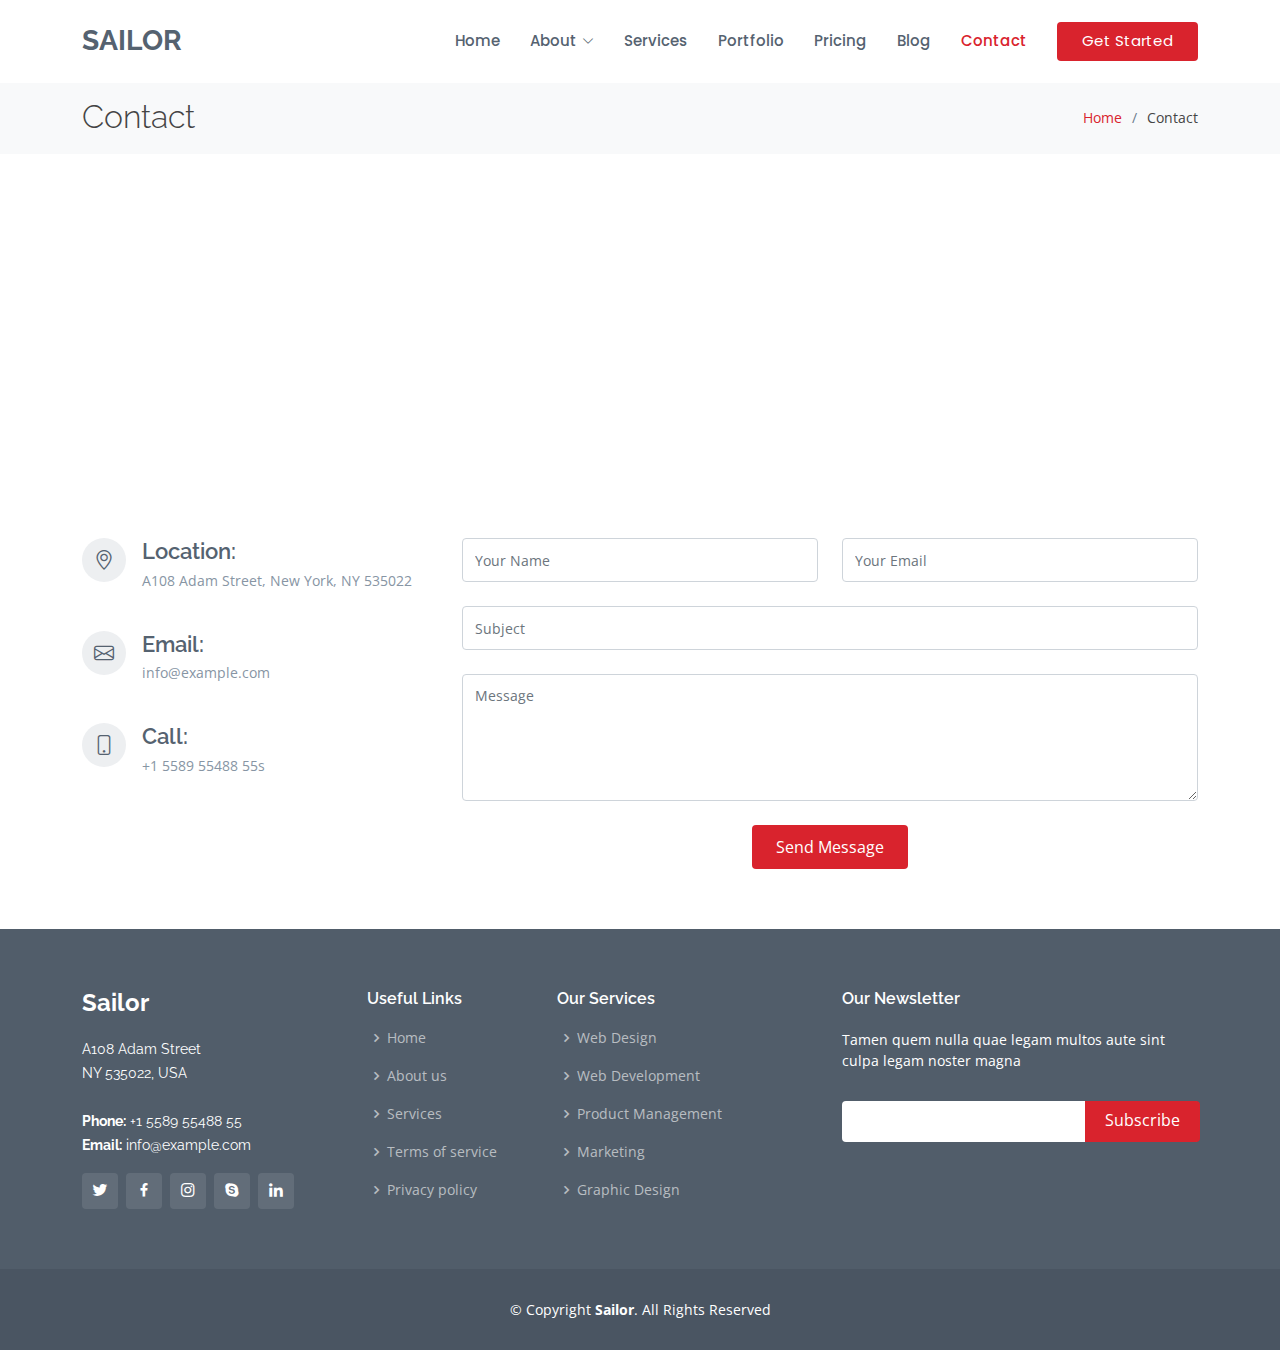
<file: contact.html>
<!DOCTYPE html>
<html lang="en">

<head>
  <meta charset="utf-8">
  <meta content="width=device-width, initial-scale=1.0" name="viewport">

  <title>Contact - Sailor Bootstrap Template</title>
  <meta content="" name="description">
  <meta content="" name="keywords">

  <!-- Favicons -->
  <link href="assets/img/favicon.png" rel="icon">
  <link href="assets/img/apple-touch-icon.png" rel="apple-touch-icon">

  <!-- Google Fonts -->
  <link href="https://fonts.googleapis.com/css?family=Open+Sans:300,300i,400,400i,600,600i,700,700i|Raleway:300,300i,400,400i,500,500i,600,600i,700,700i|Poppins:300,300i,400,400i,500,500i,600,600i,700,700i" rel="stylesheet">

  <!-- Vendor CSS Files -->
  <link href="assets/vendor/animate.css/animate.min.css" rel="stylesheet">
  <link href="assets/vendor/bootstrap/css/bootstrap.min.css" rel="stylesheet">
  <link href="assets/vendor/bootstrap-icons/bootstrap-icons.css" rel="stylesheet">
  <link href="assets/vendor/boxicons/css/boxicons.min.css" rel="stylesheet">
  <link href="assets/vendor/glightbox/css/glightbox.min.css" rel="stylesheet">
  <link href="assets/vendor/remixicon/remixicon.css" rel="stylesheet">
  <link href="assets/vendor/swiper/swiper-bundle.min.css" rel="stylesheet">

  <!-- Template Main CSS File -->
  <link href="assets/css/style.css" rel="stylesheet">

</head>

<body>

  <!-- ======= Header ======= -->
  <header id="header" class="fixed-top d-flex align-items-center">
    <div class="container d-flex align-items-center">

      <h1 class="logo me-auto"><a href="index.html">Sailor</a></h1>
      <!-- Uncomment below if you prefer to use an image logo -->
      <!-- <a href="index.html" class="logo me-auto"><img src="assets/img/logo.png" alt="" class="img-fluid"></a>-->

      <nav id="navbar" class="navbar">
        <ul>
          <li><a href="index.html">Home</a></li>

          <li class="dropdown"><a href="#"><span>About</span> <i class="bi bi-chevron-down"></i></a>
            <ul>
              <li><a href="about.html">About</a></li>
              <li><a href="team.html">Team</a></li>
              <li><a href="testimonials.html">Testimonials</a></li>

              <li class="dropdown"><a href="#"><span>Deep Drop Down</span> <i class="bi bi-chevron-right"></i></a>
                <ul>
                  <li><a href="#">Deep Drop Down 1</a></li>
                  <li><a href="#">Deep Drop Down 2</a></li>
                  <li><a href="#">Deep Drop Down 3</a></li>
                  <li><a href="#">Deep Drop Down 4</a></li>
                  <li><a href="#">Deep Drop Down 5</a></li>
                </ul>
              </li>
            </ul>
          </li>
          <li><a href="services.html">Services</a></li>
          <li><a href="portfolio.html">Portfolio</a></li>
          <li><a href="pricing.html">Pricing</a></li>
          <li><a href="blog.html">Blog</a></li>

          <li><a href="contact.html" class="active">Contact</a></li>
          <li><a href="index.html" class="getstarted">Get Started</a></li>
        </ul>
        <i class="bi bi-list mobile-nav-toggle"></i>
      </nav><!-- .navbar -->

    </div>
  </header><!-- End Header -->

  <main id="main">

    <!-- ======= Breadcrumbs ======= -->
    <section id="breadcrumbs" class="breadcrumbs">
      <div class="container">

        <div class="d-flex justify-content-between align-items-center">
          <h2>Contact</h2>
          <ol>
            <li><a href="index.html">Home</a></li>
            <li>Contact</li>
          </ol>
        </div>

      </div>
    </section><!-- End Breadcrumbs -->

    <!-- ======= Contact Section ======= -->
    <section id="contact" class="contact">
      <div class="container">

        <div>
          <iframe style="border:0; width: 100%; height: 270px;" src="https://www.google.com/maps/embed?pb=!1m14!1m8!1m3!1d12097.433213460943!2d-74.0062269!3d40.7101282!3m2!1i1024!2i768!4f13.1!3m3!1m2!1s0x0%3A0xb89d1fe6bc499443!2sDowntown+Conference+Center!5e0!3m2!1smk!2sbg!4v1539943755621" frameborder="0" allowfullscreen></iframe>
        </div>

        <div class="row mt-5">

          <div class="col-lg-4">
            <div class="info">
              <div class="address">
                <i class="bi bi-geo-alt"></i>
                <h4>Location:</h4>
                <p>A108 Adam Street, New York, NY 535022</p>
              </div>

              <div class="email">
                <i class="bi bi-envelope"></i>
                <h4>Email:</h4>
                <p>info@example.com</p>
              </div>

              <div class="phone">
                <i class="bi bi-phone"></i>
                <h4>Call:</h4>
                <p>+1 5589 55488 55s</p>
              </div>

            </div>

          </div>

          <div class="col-lg-8 mt-5 mt-lg-0">

            <form action="forms/contact.php" method="post" role="form" class="php-email-form">
              <div class="row">
                <div class="col-md-6 form-group">
                  <input type="text" name="name" class="form-control" id="name" placeholder="Your Name" required>
                </div>
                <div class="col-md-6 form-group mt-3 mt-md-0">
                  <input type="email" class="form-control" name="email" id="email" placeholder="Your Email" required>
                </div>
              </div>
              <div class="form-group mt-3">
                <input type="text" class="form-control" name="subject" id="subject" placeholder="Subject" required>
              </div>
              <div class="form-group mt-3">
                <textarea class="form-control" name="message" rows="5" placeholder="Message" required></textarea>
              </div>
              <div class="my-3">
                <div class="loading">Loading</div>
                <div class="error-message"></div>
                <div class="sent-message">Your message has been sent. Thank you!</div>
              </div>
              <div class="text-center"><button type="submit">Send Message</button></div>
            </form>

          </div>

        </div>

      </div>
    </section><!-- End Contact Section -->

  </main><!-- End #main -->

  <!-- ======= Footer ======= -->
  <footer id="footer">
    <div class="footer-top">
      <div class="container">
        <div class="row">

          <div class="col-lg-3 col-md-6">
            <div class="footer-info">
              <h3>Sailor</h3>
              <p>
                A108 Adam Street <br>
                NY 535022, USA<br><br>
                <strong>Phone:</strong> +1 5589 55488 55<br>
                <strong>Email:</strong> info@example.com<br>
              </p>
              <div class="social-links mt-3">
                <a href="#" class="twitter"><i class="bx bxl-twitter"></i></a>
                <a href="#" class="facebook"><i class="bx bxl-facebook"></i></a>
                <a href="#" class="instagram"><i class="bx bxl-instagram"></i></a>
                <a href="#" class="google-plus"><i class="bx bxl-skype"></i></a>
                <a href="#" class="linkedin"><i class="bx bxl-linkedin"></i></a>
              </div>
            </div>
          </div>

          <div class="col-lg-2 col-md-6 footer-links">
            <h4>Useful Links</h4>
            <ul>
              <li><i class="bx bx-chevron-right"></i> <a href="#">Home</a></li>
              <li><i class="bx bx-chevron-right"></i> <a href="#">About us</a></li>
              <li><i class="bx bx-chevron-right"></i> <a href="#">Services</a></li>
              <li><i class="bx bx-chevron-right"></i> <a href="#">Terms of service</a></li>
              <li><i class="bx bx-chevron-right"></i> <a href="#">Privacy policy</a></li>
            </ul>
          </div>

          <div class="col-lg-3 col-md-6 footer-links">
            <h4>Our Services</h4>
            <ul>
              <li><i class="bx bx-chevron-right"></i> <a href="#">Web Design</a></li>
              <li><i class="bx bx-chevron-right"></i> <a href="#">Web Development</a></li>
              <li><i class="bx bx-chevron-right"></i> <a href="#">Product Management</a></li>
              <li><i class="bx bx-chevron-right"></i> <a href="#">Marketing</a></li>
              <li><i class="bx bx-chevron-right"></i> <a href="#">Graphic Design</a></li>
            </ul>
          </div>

          <div class="col-lg-4 col-md-6 footer-newsletter">
            <h4>Our Newsletter</h4>
            <p>Tamen quem nulla quae legam multos aute sint culpa legam noster magna</p>
            <form action="" method="post">
              <input type="email" name="email"><input type="submit" value="Subscribe">
            </form>

          </div>

        </div>
      </div>
    </div>

    <div class="container">
      <div class="copyright">
        &copy; Copyright <strong><span>Sailor</span></strong>. All Rights Reserved
      </div>

    </div>
  </footer><!-- End Footer -->

  <a href="#" class="back-to-top d-flex align-items-center justify-content-center"><i class="bi bi-arrow-up-short"></i></a>

  <!-- Vendor JS Files -->
  <script src="assets/vendor/bootstrap/js/bootstrap.bundle.min.js"></script>
  <script src="assets/vendor/glightbox/js/glightbox.min.js"></script>
  <script src="assets/vendor/isotope-layout/isotope.pkgd.min.js"></script>
  <script src="assets/vendor/php-email-form/validate.js"></script>
  <script src="assets/vendor/swiper/swiper-bundle.min.js"></script>
  <script src="assets/vendor/waypoints/noframework.waypoints.js"></script>

  <!-- Template Main JS File -->
  <script src="assets/js/main.js"></script>

</body>

</html>
</file>
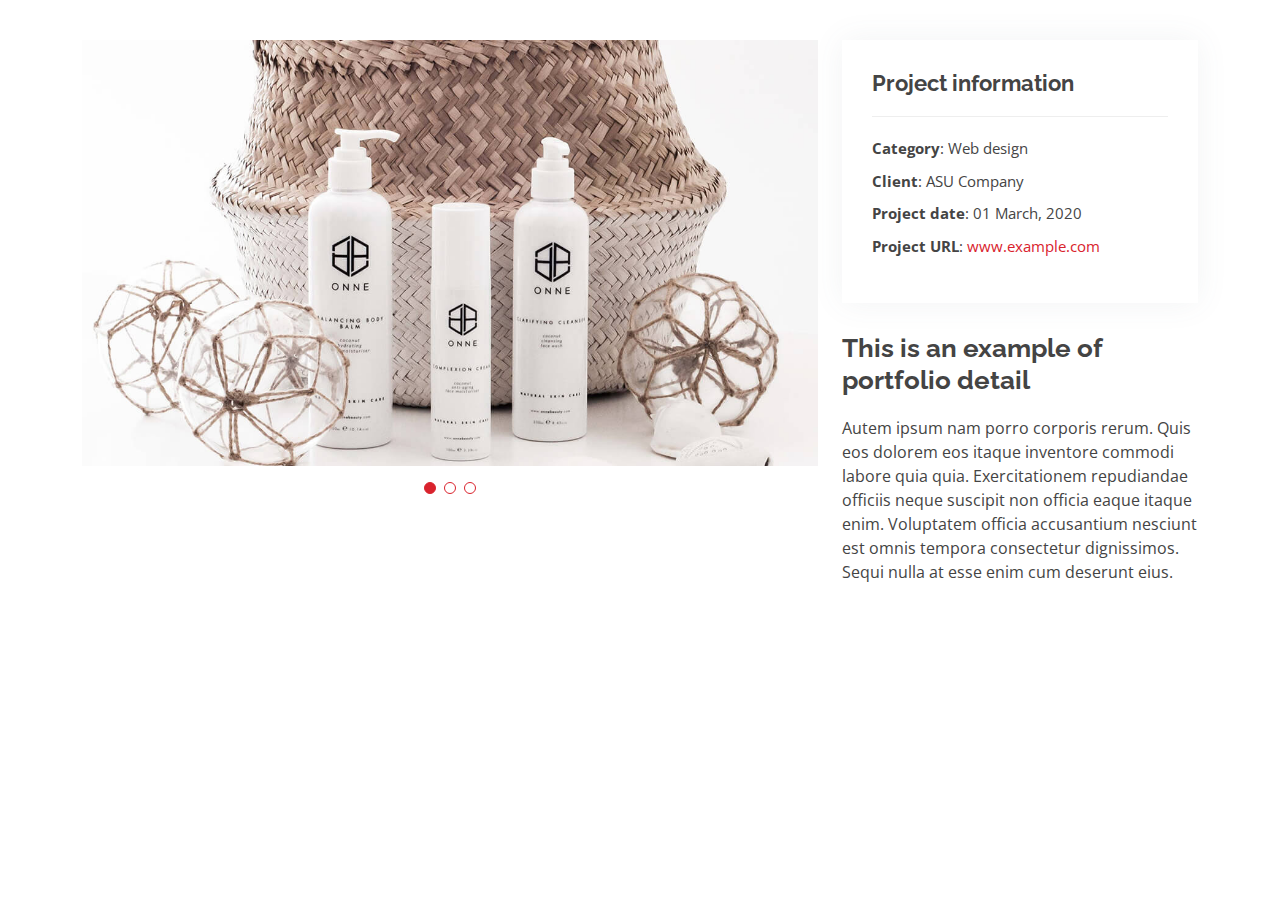
<file: portfolio-details.html>
<!DOCTYPE html>
<html lang="en">

<head>
  <meta charset="utf-8">
  <meta content="width=device-width, initial-scale=1.0" name="viewport">

  <title>Portfolio Details - Sailor Bootstrap Template</title>
  <meta content="" name="description">
  <meta content="" name="keywords">

  <!-- Favicons -->
  <link href="assets/img/favicon.png" rel="icon">
  <link href="assets/img/apple-touch-icon.png" rel="apple-touch-icon">

  <!-- Google Fonts -->
  <link href="https://fonts.googleapis.com/css?family=Open+Sans:300,300i,400,400i,600,600i,700,700i|Raleway:300,300i,400,400i,500,500i,600,600i,700,700i|Poppins:300,300i,400,400i,500,500i,600,600i,700,700i" rel="stylesheet">

  <!-- Vendor CSS Files -->
  <link href="assets/vendor/animate.css/animate.min.css" rel="stylesheet">
  <link href="assets/vendor/bootstrap/css/bootstrap.min.css" rel="stylesheet">
  <link href="assets/vendor/bootstrap-icons/bootstrap-icons.css" rel="stylesheet">
  <link href="assets/vendor/boxicons/css/boxicons.min.css" rel="stylesheet">
  <link href="assets/vendor/glightbox/css/glightbox.min.css" rel="stylesheet">
  <link href="assets/vendor/remixicon/remixicon.css" rel="stylesheet">
  <link href="assets/vendor/swiper/swiper-bundle.min.css" rel="stylesheet">

  <!-- Template Main CSS File -->
  <link href="assets/css/style.css" rel="stylesheet">

</head>

<body>

  <main id="main">

    <!-- ======= Portfolio Details Section ======= -->
    <section id="portfolio-details" class="portfolio-details">
      <div class="container">

        <div class="row gy-4">

          <div class="col-lg-8">
            <div class="portfolio-details-slider swiper-container">
              <div class="swiper-wrapper align-items-center">

                <div class="swiper-slide">
                  <img src="assets/img/portfolio/portfolio-details-1.jpg" alt="">
                </div>

                <div class="swiper-slide">
                  <img src="assets/img/portfolio/portfolio-details-2.jpg" alt="">
                </div>

                <div class="swiper-slide">
                  <img src="assets/img/portfolio/portfolio-details-3.jpg" alt="">
                </div>

              </div>
              <div class="swiper-pagination"></div>
            </div>
          </div>

          <div class="col-lg-4">
            <div class="portfolio-info">
              <h3>Project information</h3>
              <ul>
                <li><strong>Category</strong>: Web design</li>
                <li><strong>Client</strong>: ASU Company</li>
                <li><strong>Project date</strong>: 01 March, 2020</li>
                <li><strong>Project URL</strong>: <a href="#">www.example.com</a></li>
              </ul>
            </div>
            <div class="portfolio-description">
              <h2>This is an example of portfolio detail</h2>
              <p>
                Autem ipsum nam porro corporis rerum. Quis eos dolorem eos itaque inventore commodi labore quia quia. Exercitationem repudiandae officiis neque suscipit non officia eaque itaque enim. Voluptatem officia accusantium nesciunt est omnis tempora consectetur dignissimos. Sequi nulla at esse enim cum deserunt eius.
              </p>
            </div>
          </div>

        </div>

      </div>
    </section><!-- End Portfolio Details Section -->

  </main><!-- End #main -->

  <a href="#" class="back-to-top d-flex align-items-center justify-content-center"><i class="bi bi-arrow-up-short"></i></a>

  <!-- Vendor JS Files -->
  <script src="assets/vendor/bootstrap/js/bootstrap.bundle.min.js"></script>
  <script src="assets/vendor/glightbox/js/glightbox.min.js"></script>
  <script src="assets/vendor/isotope-layout/isotope.pkgd.min.js"></script>
  <script src="assets/vendor/php-email-form/validate.js"></script>
  <script src="assets/vendor/swiper/swiper-bundle.min.js"></script>
  <script src="assets/vendor/waypoints/noframework.waypoints.js"></script>

  <!-- Template Main JS File -->
  <script src="assets/js/main.js"></script>

</body>

</html>
</file>
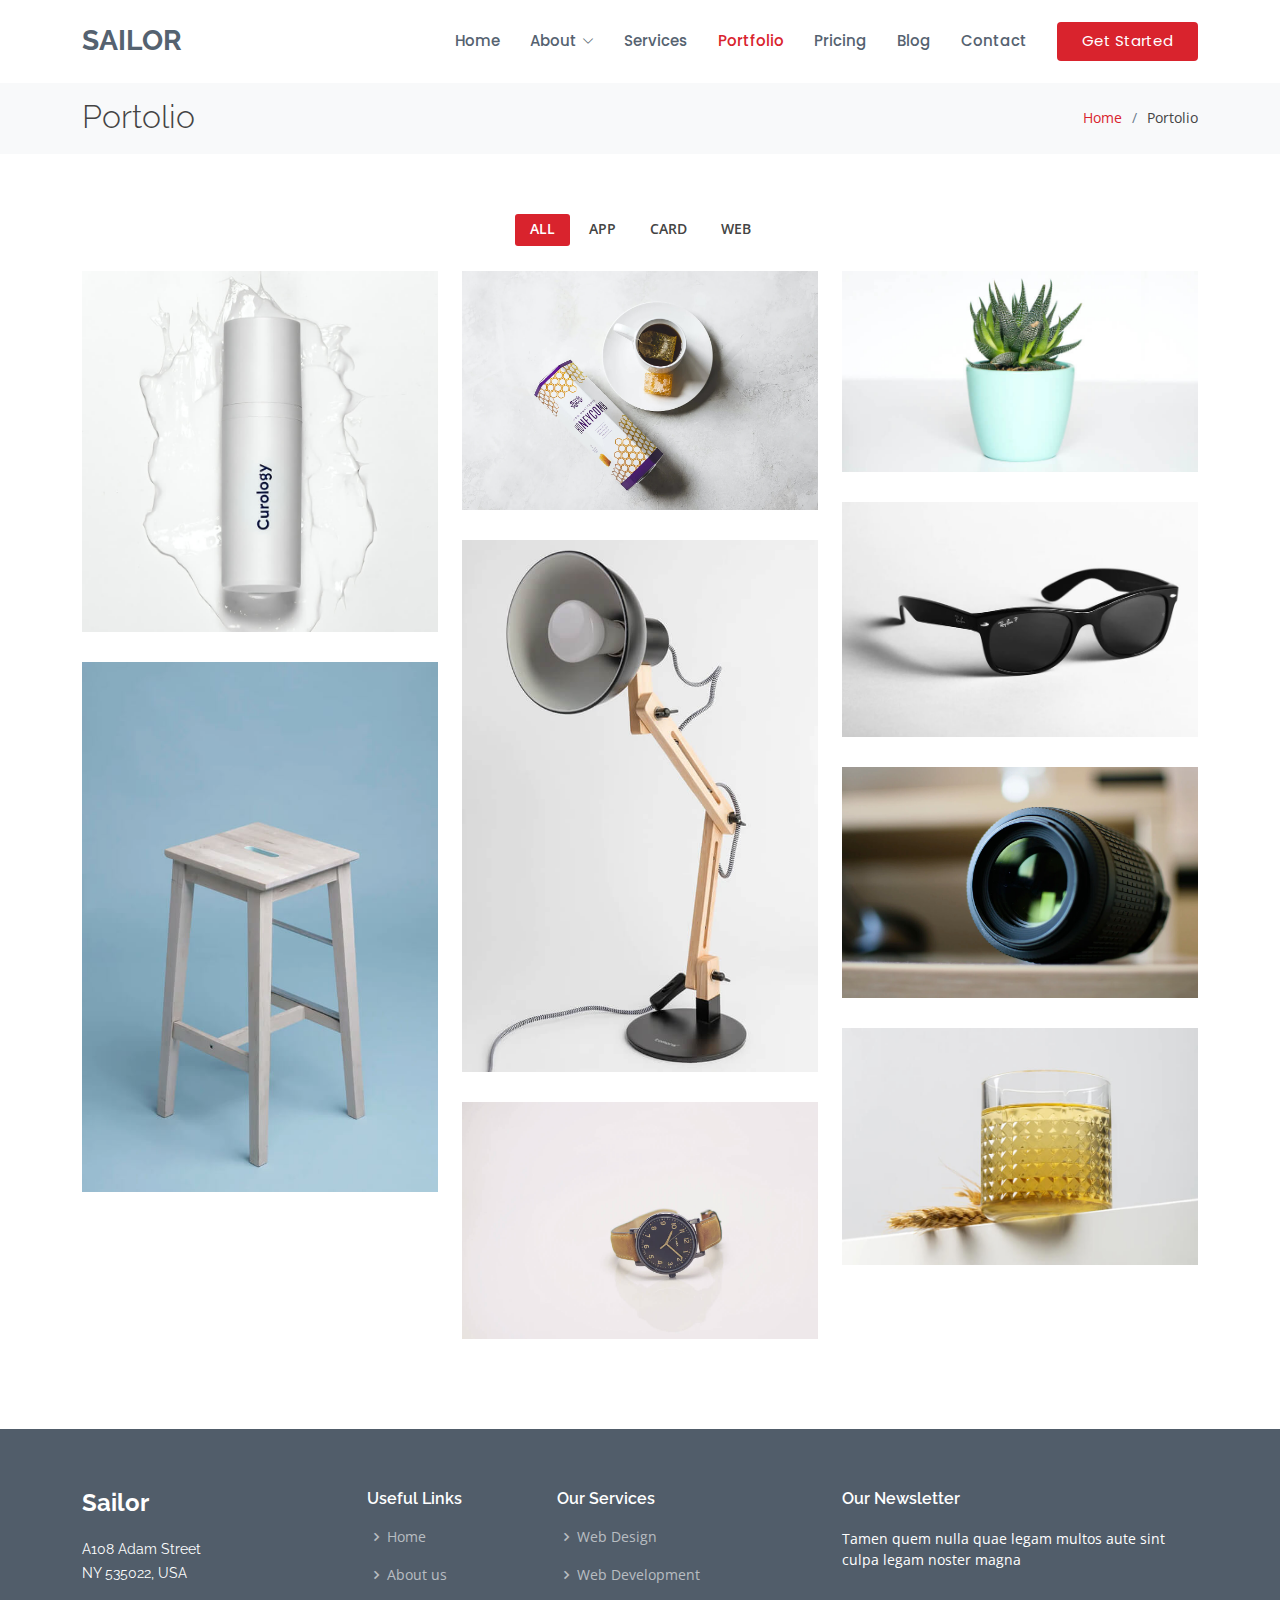
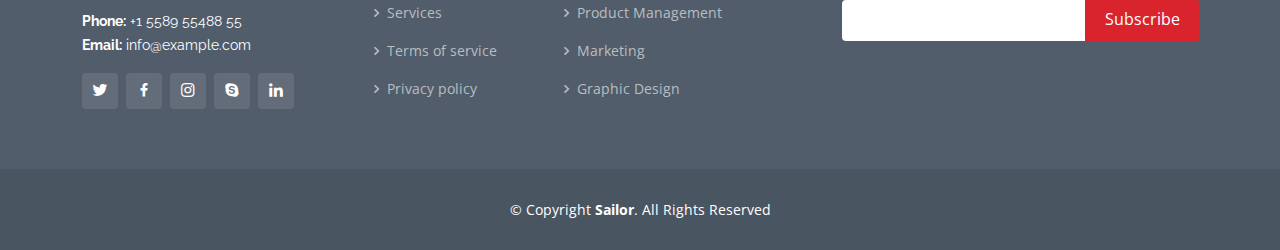
<file: portfolio.html>
<!DOCTYPE html>
<html lang="en">

<head>
  <meta charset="utf-8">
  <meta content="width=device-width, initial-scale=1.0" name="viewport">

  <title>Portfolio - Sailor Bootstrap Template</title>
  <meta content="" name="description">
  <meta content="" name="keywords">

  <!-- Favicons -->
  <link href="assets/img/favicon.png" rel="icon">
  <link href="assets/img/apple-touch-icon.png" rel="apple-touch-icon">

  <!-- Google Fonts -->
  <link href="https://fonts.googleapis.com/css?family=Open+Sans:300,300i,400,400i,600,600i,700,700i|Raleway:300,300i,400,400i,500,500i,600,600i,700,700i|Poppins:300,300i,400,400i,500,500i,600,600i,700,700i" rel="stylesheet">

  <!-- Vendor CSS Files -->
  <link href="assets/vendor/animate.css/animate.min.css" rel="stylesheet">
  <link href="assets/vendor/bootstrap/css/bootstrap.min.css" rel="stylesheet">
  <link href="assets/vendor/bootstrap-icons/bootstrap-icons.css" rel="stylesheet">
  <link href="assets/vendor/boxicons/css/boxicons.min.css" rel="stylesheet">
  <link href="assets/vendor/glightbox/css/glightbox.min.css" rel="stylesheet">
  <link href="assets/vendor/remixicon/remixicon.css" rel="stylesheet">
  <link href="assets/vendor/swiper/swiper-bundle.min.css" rel="stylesheet">

  <!-- Template Main CSS File -->
  <link href="assets/css/style.css" rel="stylesheet">

</head>

<body>

  <!-- ======= Header ======= -->
  <header id="header" class="fixed-top d-flex align-items-center">
    <div class="container d-flex align-items-center">

      <h1 class="logo me-auto"><a href="index.html">Sailor</a></h1>
      <!-- Uncomment below if you prefer to use an image logo -->
      <!-- <a href="index.html" class="logo me-auto"><img src="assets/img/logo.png" alt="" class="img-fluid"></a>-->

      <nav id="navbar" class="navbar">
        <ul>
          <li><a href="index.html">Home</a></li>

          <li class="dropdown"><a href="#"><span>About</span> <i class="bi bi-chevron-down"></i></a>
            <ul>
              <li><a href="about.html">About</a></li>
              <li><a href="team.html">Team</a></li>
              <li><a href="testimonials.html">Testimonials</a></li>

              <li class="dropdown"><a href="#"><span>Deep Drop Down</span> <i class="bi bi-chevron-right"></i></a>
                <ul>
                  <li><a href="#">Deep Drop Down 1</a></li>
                  <li><a href="#">Deep Drop Down 2</a></li>
                  <li><a href="#">Deep Drop Down 3</a></li>
                  <li><a href="#">Deep Drop Down 4</a></li>
                  <li><a href="#">Deep Drop Down 5</a></li>
                </ul>
              </li>
            </ul>
          </li>
          <li><a href="services.html">Services</a></li>
          <li><a href="portfolio.html" class="active">Portfolio</a></li>
          <li><a href="pricing.html">Pricing</a></li>
          <li><a href="blog.html">Blog</a></li>

          <li><a href="contact.html">Contact</a></li>
          <li><a href="index.html" class="getstarted">Get Started</a></li>
        </ul>
        <i class="bi bi-list mobile-nav-toggle"></i>
      </nav><!-- .navbar -->

    </div>
  </header><!-- End Header -->

  <main id="main">

    <!-- ======= Breadcrumbs ======= -->
    <section id="breadcrumbs" class="breadcrumbs">
      <div class="container">

        <div class="d-flex justify-content-between align-items-center">
          <h2>Portolio</h2>
          <ol>
            <li><a href="index.html">Home</a></li>
            <li>Portolio</li>
          </ol>
        </div>

      </div>
    </section><!-- End Breadcrumbs -->

    <!-- ======= Portfolio Section ======= -->
    <section id="portfolio" class="portfolio">
      <div class="container">

        <div class="row">
          <div class="col-lg-12 d-flex justify-content-center">
            <ul id="portfolio-flters">
              <li data-filter="*" class="filter-active">All</li>
              <li data-filter=".filter-app">App</li>
              <li data-filter=".filter-card">Card</li>
              <li data-filter=".filter-web">Web</li>
            </ul>
          </div>
        </div>

        <div class="row portfolio-container">

          <div class="col-lg-4 col-md-6 portfolio-item filter-app">
            <div class="portfolio-wrap">
              <img src="assets/img/portfolio/portfolio-1.jpg" class="img-fluid" alt="">
              <div class="portfolio-info">
                <h4>App 1</h4>
                <p>App</p>
                <div class="portfolio-links">
                  <a href="assets/img/portfolio/portfolio-1.jpg" data-gallery="portfolioGallery" class="portfolio-lightbox" title="App 1"><i class="bx bx-plus"></i></a>
                  <a href="portfolio-details.html" class="portfolio-details-lightbox" data-glightbox="type: external" title="Portfolio Details"><i class="bx bx-link"></i></a>
                </div>
              </div>
            </div>
          </div>

          <div class="col-lg-4 col-md-6 portfolio-item filter-web">
            <div class="portfolio-wrap">
              <img src="assets/img/portfolio/portfolio-2.jpg" class="img-fluid" alt="">
              <div class="portfolio-info">
                <h4>Web 3</h4>
                <p>Web</p>
                <div class="portfolio-links">
                  <a href="assets/img/portfolio/portfolio-2.jpg" data-gallery="portfolioGallery" class="portfolio-lightbox" title="Web 3"><i class="bx bx-plus"></i></a>
                  <a href="portfolio-details.html" class="portfolio-details-lightbox" data-glightbox="type: external" title="Portfolio Details"><i class="bx bx-link"></i></a>
                </div>
              </div>
            </div>
          </div>

          <div class="col-lg-4 col-md-6 portfolio-item filter-app">
            <div class="portfolio-wrap">
              <img src="assets/img/portfolio/portfolio-3.jpg" class="img-fluid" alt="">
              <div class="portfolio-info">
                <h4>App 2</h4>
                <p>App</p>
                <div class="portfolio-links">
                  <a href="assets/img/portfolio/portfolio-3.jpg" data-gallery="portfolioGallery" class="portfolio-lightbox" title="App 2"><i class="bx bx-plus"></i></a>
                  <a href="portfolio-details.html" class="portfolio-details-lightbox" data-glightbox="type: external" title="Portfolio Details"><i class="bx bx-link"></i></a>
                </div>
              </div>
            </div>
          </div>

          <div class="col-lg-4 col-md-6 portfolio-item filter-card">
            <div class="portfolio-wrap">
              <img src="assets/img/portfolio/portfolio-4.jpg" class="img-fluid" alt="">
              <div class="portfolio-info">
                <h4>Card 2</h4>
                <p>Card</p>
                <div class="portfolio-links">
                  <a href="assets/img/portfolio/portfolio-4.jpg" data-gallery="portfolioGallery" class="portfolio-lightbox" title="Card 2"><i class="bx bx-plus"></i></a>
                  <a href="portfolio-details.html" class="portfolio-details-lightbox" data-glightbox="type: external" title="Portfolio Details"><i class="bx bx-link"></i></a>
                </div>
              </div>
            </div>
          </div>

          <div class="col-lg-4 col-md-6 portfolio-item filter-web">
            <div class="portfolio-wrap">
              <img src="assets/img/portfolio/portfolio-5.jpg" class="img-fluid" alt="">
              <div class="portfolio-info">
                <h4>Web 2</h4>
                <p>Web</p>
                <div class="portfolio-links">
                  <a href="assets/img/portfolio/portfolio-5.jpg" data-gallery="portfolioGallery" class="portfolio-lightbox" title="Web 2"><i class="bx bx-plus"></i></a>
                  <a href="portfolio-details.html" class="portfolio-details-lightbox" data-glightbox="type: external" title="Portfolio Details"><i class="bx bx-link"></i></a>
                </div>
              </div>
            </div>
          </div>

          <div class="col-lg-4 col-md-6 portfolio-item filter-app">
            <div class="portfolio-wrap">
              <img src="assets/img/portfolio/portfolio-6.jpg" class="img-fluid" alt="">
              <div class="portfolio-info">
                <h4>App 3</h4>
                <p>App</p>
                <div class="portfolio-links">
                  <a href="assets/img/portfolio/portfolio-6.jpg" data-gallery="portfolioGallery" class="portfolio-lightbox" title="App 3"><i class="bx bx-plus"></i></a>
                  <a href="portfolio-details.html" class="portfolio-details-lightbox" data-glightbox="type: external" title="Portfolio Details"><i class="bx bx-link"></i></a>
                </div>
              </div>
            </div>
          </div>

          <div class="col-lg-4 col-md-6 portfolio-item filter-card">
            <div class="portfolio-wrap">
              <img src="assets/img/portfolio/portfolio-7.jpg" class="img-fluid" alt="">
              <div class="portfolio-info">
                <h4>Card 1</h4>
                <p>Card</p>
                <div class="portfolio-links">
                  <a href="assets/img/portfolio/portfolio-7.jpg" data-gallery="portfolioGallery" class="portfolio-lightbox" title="Card 1"><i class="bx bx-plus"></i></a>
                  <a href="portfolio-details.html" class="portfolio-details-lightbox" data-glightbox="type: external" title="Portfolio Details"><i class="bx bx-link"></i></a>
                </div>
              </div>
            </div>
          </div>

          <div class="col-lg-4 col-md-6 portfolio-item filter-card">
            <div class="portfolio-wrap">
              <img src="assets/img/portfolio/portfolio-8.jpg" class="img-fluid" alt="">
              <div class="portfolio-info">
                <h4>Card 3</h4>
                <p>Card</p>
                <div class="portfolio-links">
                  <a href="assets/img/portfolio/portfolio-8.jpg" data-gallery="portfolioGallery" class="portfolio-lightbox" title="Card 3"><i class="bx bx-plus"></i></a>
                  <a href="portfolio-details.html" class="portfolio-details-lightbox" data-glightbox="type: external" title="Portfolio Details"><i class="bx bx-link"></i></a>
                </div>
              </div>
            </div>
          </div>

          <div class="col-lg-4 col-md-6 portfolio-item filter-web">
            <div class="portfolio-wrap">
              <img src="assets/img/portfolio/portfolio-9.jpg" class="img-fluid" alt="">
              <div class="portfolio-info">
                <h4>Web 3</h4>
                <p>Web</p>
                <div class="portfolio-links">
                  <a href="assets/img/portfolio/portfolio-9.jpg" data-gallery="portfolioGallery" class="portfolio-lightbox" title="Web 3"><i class="bx bx-plus"></i></a>
                  <a href="portfolio-details.html" class="portfolio-details-lightbox" data-glightbox="type: external" title="Portfolio Details"><i class="bx bx-link"></i></a>
                </div>
              </div>
            </div>
          </div>

        </div>

      </div>
    </section><!-- End Portfolio Section -->

  </main><!-- End #main -->

  <!-- ======= Footer ======= -->
  <footer id="footer">
    <div class="footer-top">
      <div class="container">
        <div class="row">

          <div class="col-lg-3 col-md-6">
            <div class="footer-info">
              <h3>Sailor</h3>
              <p>
                A108 Adam Street <br>
                NY 535022, USA<br><br>
                <strong>Phone:</strong> +1 5589 55488 55<br>
                <strong>Email:</strong> info@example.com<br>
              </p>
              <div class="social-links mt-3">
                <a href="#" class="twitter"><i class="bx bxl-twitter"></i></a>
                <a href="#" class="facebook"><i class="bx bxl-facebook"></i></a>
                <a href="#" class="instagram"><i class="bx bxl-instagram"></i></a>
                <a href="#" class="google-plus"><i class="bx bxl-skype"></i></a>
                <a href="#" class="linkedin"><i class="bx bxl-linkedin"></i></a>
              </div>
            </div>
          </div>

          <div class="col-lg-2 col-md-6 footer-links">
            <h4>Useful Links</h4>
            <ul>
              <li><i class="bx bx-chevron-right"></i> <a href="#">Home</a></li>
              <li><i class="bx bx-chevron-right"></i> <a href="#">About us</a></li>
              <li><i class="bx bx-chevron-right"></i> <a href="#">Services</a></li>
              <li><i class="bx bx-chevron-right"></i> <a href="#">Terms of service</a></li>
              <li><i class="bx bx-chevron-right"></i> <a href="#">Privacy policy</a></li>
            </ul>
          </div>

          <div class="col-lg-3 col-md-6 footer-links">
            <h4>Our Services</h4>
            <ul>
              <li><i class="bx bx-chevron-right"></i> <a href="#">Web Design</a></li>
              <li><i class="bx bx-chevron-right"></i> <a href="#">Web Development</a></li>
              <li><i class="bx bx-chevron-right"></i> <a href="#">Product Management</a></li>
              <li><i class="bx bx-chevron-right"></i> <a href="#">Marketing</a></li>
              <li><i class="bx bx-chevron-right"></i> <a href="#">Graphic Design</a></li>
            </ul>
          </div>

          <div class="col-lg-4 col-md-6 footer-newsletter">
            <h4>Our Newsletter</h4>
            <p>Tamen quem nulla quae legam multos aute sint culpa legam noster magna</p>
            <form action="" method="post">
              <input type="email" name="email"><input type="submit" value="Subscribe">
            </form>

          </div>

        </div>
      </div>
    </div>

    <div class="container">
      <div class="copyright">
        &copy; Copyright <strong><span>Sailor</span></strong>. All Rights Reserved
      </div>

    </div>
  </footer><!-- End Footer -->

  <a href="#" class="back-to-top d-flex align-items-center justify-content-center"><i class="bi bi-arrow-up-short"></i></a>

  <!-- Vendor JS Files -->
  <script src="assets/vendor/bootstrap/js/bootstrap.bundle.min.js"></script>
  <script src="assets/vendor/glightbox/js/glightbox.min.js"></script>
  <script src="assets/vendor/isotope-layout/isotope.pkgd.min.js"></script>
  <script src="assets/vendor/php-email-form/validate.js"></script>
  <script src="assets/vendor/swiper/swiper-bundle.min.js"></script>
  <script src="assets/vendor/waypoints/noframework.waypoints.js"></script>

  <!-- Template Main JS File -->
  <script src="assets/js/main.js"></script>

</body>

</html>
</file>
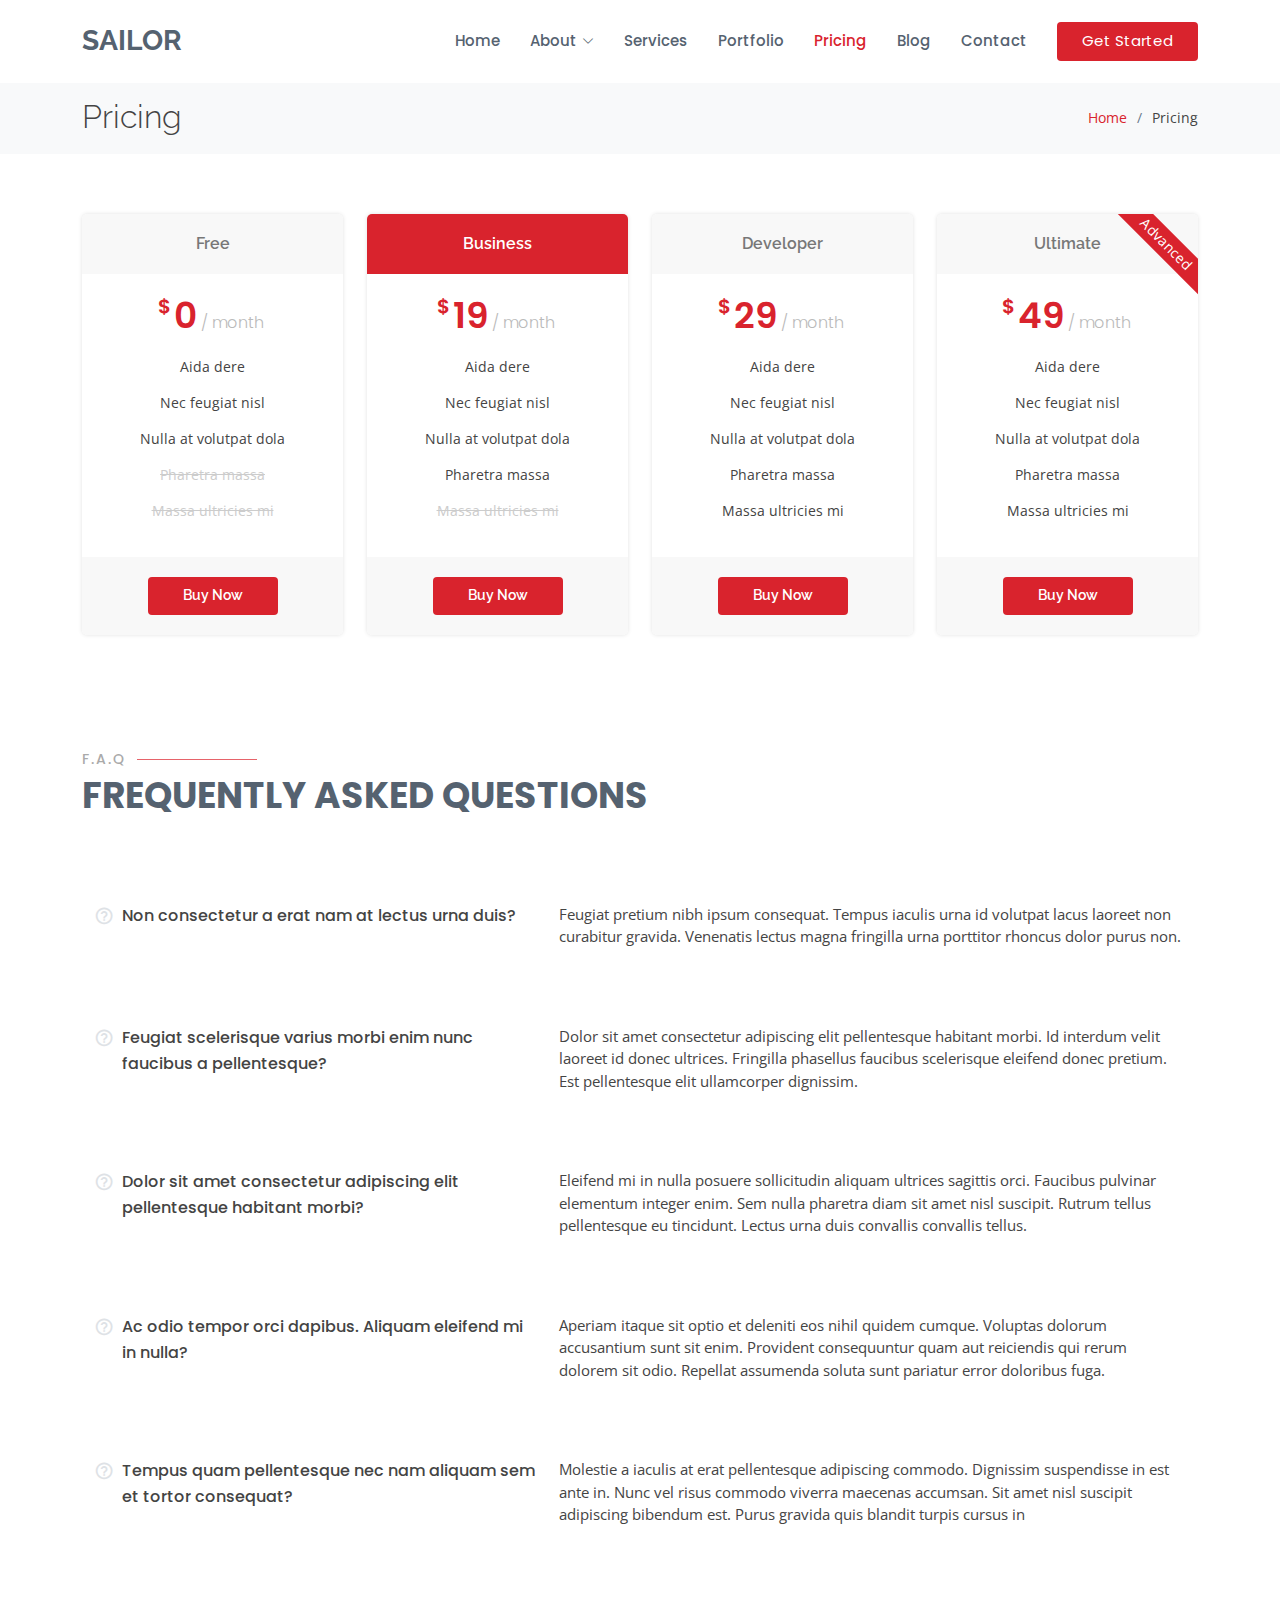
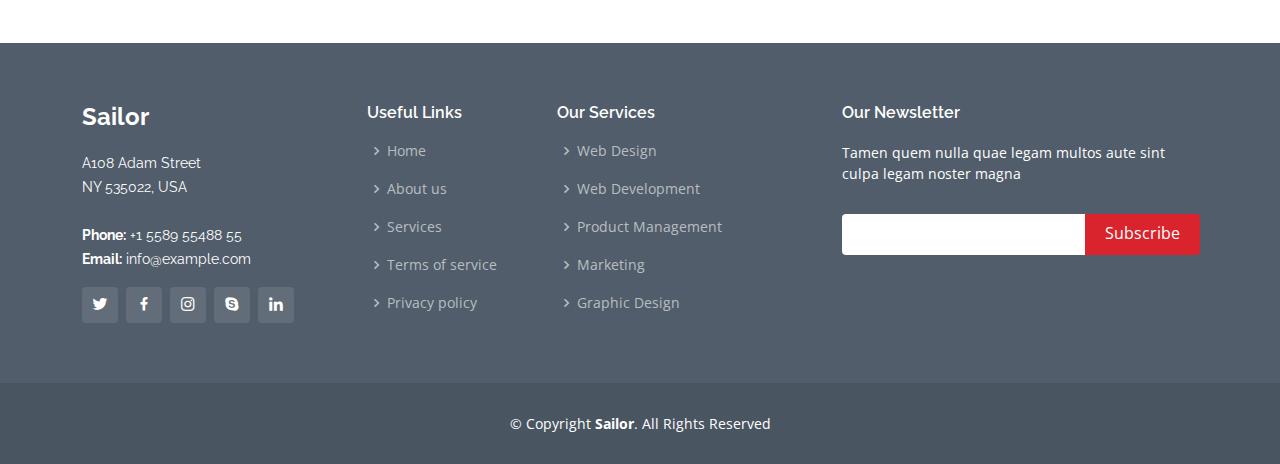
<file: pricing.html>
<!DOCTYPE html>
<html lang="en">

<head>
  <meta charset="utf-8">
  <meta content="width=device-width, initial-scale=1.0" name="viewport">

  <title>Pricing - Sailor Bootstrap Template</title>
  <meta content="" name="description">
  <meta content="" name="keywords">

  <!-- Favicons -->
  <link href="assets/img/favicon.png" rel="icon">
  <link href="assets/img/apple-touch-icon.png" rel="apple-touch-icon">

  <!-- Google Fonts -->
  <link href="https://fonts.googleapis.com/css?family=Open+Sans:300,300i,400,400i,600,600i,700,700i|Raleway:300,300i,400,400i,500,500i,600,600i,700,700i|Poppins:300,300i,400,400i,500,500i,600,600i,700,700i" rel="stylesheet">

  <!-- Vendor CSS Files -->
  <link href="assets/vendor/animate.css/animate.min.css" rel="stylesheet">
  <link href="assets/vendor/bootstrap/css/bootstrap.min.css" rel="stylesheet">
  <link href="assets/vendor/bootstrap-icons/bootstrap-icons.css" rel="stylesheet">
  <link href="assets/vendor/boxicons/css/boxicons.min.css" rel="stylesheet">
  <link href="assets/vendor/glightbox/css/glightbox.min.css" rel="stylesheet">
  <link href="assets/vendor/remixicon/remixicon.css" rel="stylesheet">
  <link href="assets/vendor/swiper/swiper-bundle.min.css" rel="stylesheet">

  <!-- Template Main CSS File -->
  <link href="assets/css/style.css" rel="stylesheet">

</head>

<body>

  <!-- ======= Header ======= -->
  <header id="header" class="fixed-top d-flex align-items-center">
    <div class="container d-flex align-items-center">

      <h1 class="logo me-auto"><a href="index.html">Sailor</a></h1>
      <!-- Uncomment below if you prefer to use an image logo -->
      <!-- <a href="index.html" class="logo me-auto"><img src="assets/img/logo.png" alt="" class="img-fluid"></a>-->

      <nav id="navbar" class="navbar">
        <ul>
          <li><a href="index.html">Home</a></li>

          <li class="dropdown"><a href="#"><span>About</span> <i class="bi bi-chevron-down"></i></a>
            <ul>
              <li><a href="about.html">About</a></li>
              <li><a href="team.html">Team</a></li>
              <li><a href="testimonials.html">Testimonials</a></li>

              <li class="dropdown"><a href="#"><span>Deep Drop Down</span> <i class="bi bi-chevron-right"></i></a>
                <ul>
                  <li><a href="#">Deep Drop Down 1</a></li>
                  <li><a href="#">Deep Drop Down 2</a></li>
                  <li><a href="#">Deep Drop Down 3</a></li>
                  <li><a href="#">Deep Drop Down 4</a></li>
                  <li><a href="#">Deep Drop Down 5</a></li>
                </ul>
              </li>
            </ul>
          </li>
          <li><a href="services.html">Services</a></li>
          <li><a href="portfolio.html">Portfolio</a></li>
          <li><a href="pricing.html" class="active">Pricing</a></li>
          <li><a href="blog.html">Blog</a></li>

          <li><a href="contact.html">Contact</a></li>
          <li><a href="index.html" class="getstarted">Get Started</a></li>
        </ul>
        <i class="bi bi-list mobile-nav-toggle"></i>
      </nav><!-- .navbar -->

    </div>
  </header><!-- End Header -->

  <main id="main">

    <!-- ======= Breadcrumbs ======= -->
    <section id="breadcrumbs" class="breadcrumbs">
      <div class="container">

        <div class="d-flex justify-content-between align-items-center">
          <h2>Pricing</h2>
          <ol>
            <li><a href="index.html">Home</a></li>
            <li>Pricing</li>
          </ol>
        </div>

      </div>
    </section><!-- End Breadcrumbs -->

    <!-- ======= Pricing Section ======= -->
    <section id="pricing" class="pricing">
      <div class="container">

        <div class="row">

          <div class="col-lg-3 col-md-6">
            <div class="box">
              <h3>Free</h3>
              <h4><sup>$</sup>0<span> / month</span></h4>
              <ul>
                <li>Aida dere</li>
                <li>Nec feugiat nisl</li>
                <li>Nulla at volutpat dola</li>
                <li class="na">Pharetra massa</li>
                <li class="na">Massa ultricies mi</li>
              </ul>
              <div class="btn-wrap">
                <a href="#" class="btn-buy">Buy Now</a>
              </div>
            </div>
          </div>

          <div class="col-lg-3 col-md-6 mt-4 mt-md-0">
            <div class="box featured">
              <h3>Business</h3>
              <h4><sup>$</sup>19<span> / month</span></h4>
              <ul>
                <li>Aida dere</li>
                <li>Nec feugiat nisl</li>
                <li>Nulla at volutpat dola</li>
                <li>Pharetra massa</li>
                <li class="na">Massa ultricies mi</li>
              </ul>
              <div class="btn-wrap">
                <a href="#" class="btn-buy">Buy Now</a>
              </div>
            </div>
          </div>

          <div class="col-lg-3 col-md-6 mt-4 mt-lg-0">
            <div class="box">
              <h3>Developer</h3>
              <h4><sup>$</sup>29<span> / month</span></h4>
              <ul>
                <li>Aida dere</li>
                <li>Nec feugiat nisl</li>
                <li>Nulla at volutpat dola</li>
                <li>Pharetra massa</li>
                <li>Massa ultricies mi</li>
              </ul>
              <div class="btn-wrap">
                <a href="#" class="btn-buy">Buy Now</a>
              </div>
            </div>
          </div>

          <div class="col-lg-3 col-md-6 mt-4 mt-lg-0">
            <div class="box">
              <span class="advanced">Advanced</span>
              <h3>Ultimate</h3>
              <h4><sup>$</sup>49<span> / month</span></h4>
              <ul>
                <li>Aida dere</li>
                <li>Nec feugiat nisl</li>
                <li>Nulla at volutpat dola</li>
                <li>Pharetra massa</li>
                <li>Massa ultricies mi</li>
              </ul>
              <div class="btn-wrap">
                <a href="#" class="btn-buy">Buy Now</a>
              </div>
            </div>
          </div>

        </div>

      </div>
    </section><!-- End Pricing Section -->

    <!-- ======= Frequently Asked Questions Section ======= -->
    <section id="faq" class="faq">
      <div class="container">

        <div class="section-title">
          <h2>F.A.Q</h2>
          <p>Frequently Asked Questions</p>
        </div>

        <div class="row faq-item d-flex align-items-stretch">
          <div class="col-lg-5">
            <i class="bx bx-help-circle"></i>
            <h4>Non consectetur a erat nam at lectus urna duis?</h4>
          </div>
          <div class="col-lg-7">
            <p>
              Feugiat pretium nibh ipsum consequat. Tempus iaculis urna id volutpat lacus laoreet non curabitur gravida. Venenatis lectus magna fringilla urna porttitor rhoncus dolor purus non.
            </p>
          </div>
        </div><!-- End F.A.Q Item-->

        <div class="row faq-item d-flex align-items-stretch">
          <div class="col-lg-5">
            <i class="bx bx-help-circle"></i>
            <h4>Feugiat scelerisque varius morbi enim nunc faucibus a pellentesque?</h4>
          </div>
          <div class="col-lg-7">
            <p>
              Dolor sit amet consectetur adipiscing elit pellentesque habitant morbi. Id interdum velit laoreet id donec ultrices. Fringilla phasellus faucibus scelerisque eleifend donec pretium. Est pellentesque elit ullamcorper dignissim.
            </p>
          </div>
        </div><!-- End F.A.Q Item-->

        <div class="row faq-item d-flex align-items-stretch">
          <div class="col-lg-5">
            <i class="bx bx-help-circle"></i>
            <h4>Dolor sit amet consectetur adipiscing elit pellentesque habitant morbi?</h4>
          </div>
          <div class="col-lg-7">
            <p>
              Eleifend mi in nulla posuere sollicitudin aliquam ultrices sagittis orci. Faucibus pulvinar elementum integer enim. Sem nulla pharetra diam sit amet nisl suscipit. Rutrum tellus pellentesque eu tincidunt. Lectus urna duis convallis convallis tellus.
            </p>
          </div>
        </div><!-- End F.A.Q Item-->

        <div class="row faq-item d-flex align-items-stretch">
          <div class="col-lg-5">
            <i class="bx bx-help-circle"></i>
            <h4>Ac odio tempor orci dapibus. Aliquam eleifend mi in nulla?</h4>
          </div>
          <div class="col-lg-7">
            <p>
              Aperiam itaque sit optio et deleniti eos nihil quidem cumque. Voluptas dolorum accusantium sunt sit enim. Provident consequuntur quam aut reiciendis qui rerum dolorem sit odio. Repellat assumenda soluta sunt pariatur error doloribus fuga.
            </p>
          </div>
        </div><!-- End F.A.Q Item-->

        <div class="row faq-item d-flex align-items-stretch">
          <div class="col-lg-5">
            <i class="bx bx-help-circle"></i>
            <h4>Tempus quam pellentesque nec nam aliquam sem et tortor consequat?</h4>
          </div>
          <div class="col-lg-7">
            <p>
              Molestie a iaculis at erat pellentesque adipiscing commodo. Dignissim suspendisse in est ante in. Nunc vel risus commodo viverra maecenas accumsan. Sit amet nisl suscipit adipiscing bibendum est. Purus gravida quis blandit turpis cursus in
            </p>
          </div>
        </div><!-- End F.A.Q Item-->

      </div>
    </section><!-- End Frequently Asked Questions Section -->

  </main><!-- End #main -->

  <!-- ======= Footer ======= -->
  <footer id="footer">
    <div class="footer-top">
      <div class="container">
        <div class="row">

          <div class="col-lg-3 col-md-6">
            <div class="footer-info">
              <h3>Sailor</h3>
              <p>
                A108 Adam Street <br>
                NY 535022, USA<br><br>
                <strong>Phone:</strong> +1 5589 55488 55<br>
                <strong>Email:</strong> info@example.com<br>
              </p>
              <div class="social-links mt-3">
                <a href="#" class="twitter"><i class="bx bxl-twitter"></i></a>
                <a href="#" class="facebook"><i class="bx bxl-facebook"></i></a>
                <a href="#" class="instagram"><i class="bx bxl-instagram"></i></a>
                <a href="#" class="google-plus"><i class="bx bxl-skype"></i></a>
                <a href="#" class="linkedin"><i class="bx bxl-linkedin"></i></a>
              </div>
            </div>
          </div>

          <div class="col-lg-2 col-md-6 footer-links">
            <h4>Useful Links</h4>
            <ul>
              <li><i class="bx bx-chevron-right"></i> <a href="#">Home</a></li>
              <li><i class="bx bx-chevron-right"></i> <a href="#">About us</a></li>
              <li><i class="bx bx-chevron-right"></i> <a href="#">Services</a></li>
              <li><i class="bx bx-chevron-right"></i> <a href="#">Terms of service</a></li>
              <li><i class="bx bx-chevron-right"></i> <a href="#">Privacy policy</a></li>
            </ul>
          </div>

          <div class="col-lg-3 col-md-6 footer-links">
            <h4>Our Services</h4>
            <ul>
              <li><i class="bx bx-chevron-right"></i> <a href="#">Web Design</a></li>
              <li><i class="bx bx-chevron-right"></i> <a href="#">Web Development</a></li>
              <li><i class="bx bx-chevron-right"></i> <a href="#">Product Management</a></li>
              <li><i class="bx bx-chevron-right"></i> <a href="#">Marketing</a></li>
              <li><i class="bx bx-chevron-right"></i> <a href="#">Graphic Design</a></li>
            </ul>
          </div>

          <div class="col-lg-4 col-md-6 footer-newsletter">
            <h4>Our Newsletter</h4>
            <p>Tamen quem nulla quae legam multos aute sint culpa legam noster magna</p>
            <form action="" method="post">
              <input type="email" name="email"><input type="submit" value="Subscribe">
            </form>

          </div>

        </div>
      </div>
    </div>

    <div class="container">
      <div class="copyright">
        &copy; Copyright <strong><span>Sailor</span></strong>. All Rights Reserved
      </div>

    </div>
  </footer><!-- End Footer -->

  <a href="#" class="back-to-top d-flex align-items-center justify-content-center"><i class="bi bi-arrow-up-short"></i></a>

  <!-- Vendor JS Files -->
  <script src="assets/vendor/bootstrap/js/bootstrap.bundle.min.js"></script>
  <script src="assets/vendor/glightbox/js/glightbox.min.js"></script>
  <script src="assets/vendor/isotope-layout/isotope.pkgd.min.js"></script>
  <script src="assets/vendor/php-email-form/validate.js"></script>
  <script src="assets/vendor/swiper/swiper-bundle.min.js"></script>
  <script src="assets/vendor/waypoints/noframework.waypoints.js"></script>

  <!-- Template Main JS File -->
  <script src="assets/js/main.js"></script>

</body>

</html>
</file>
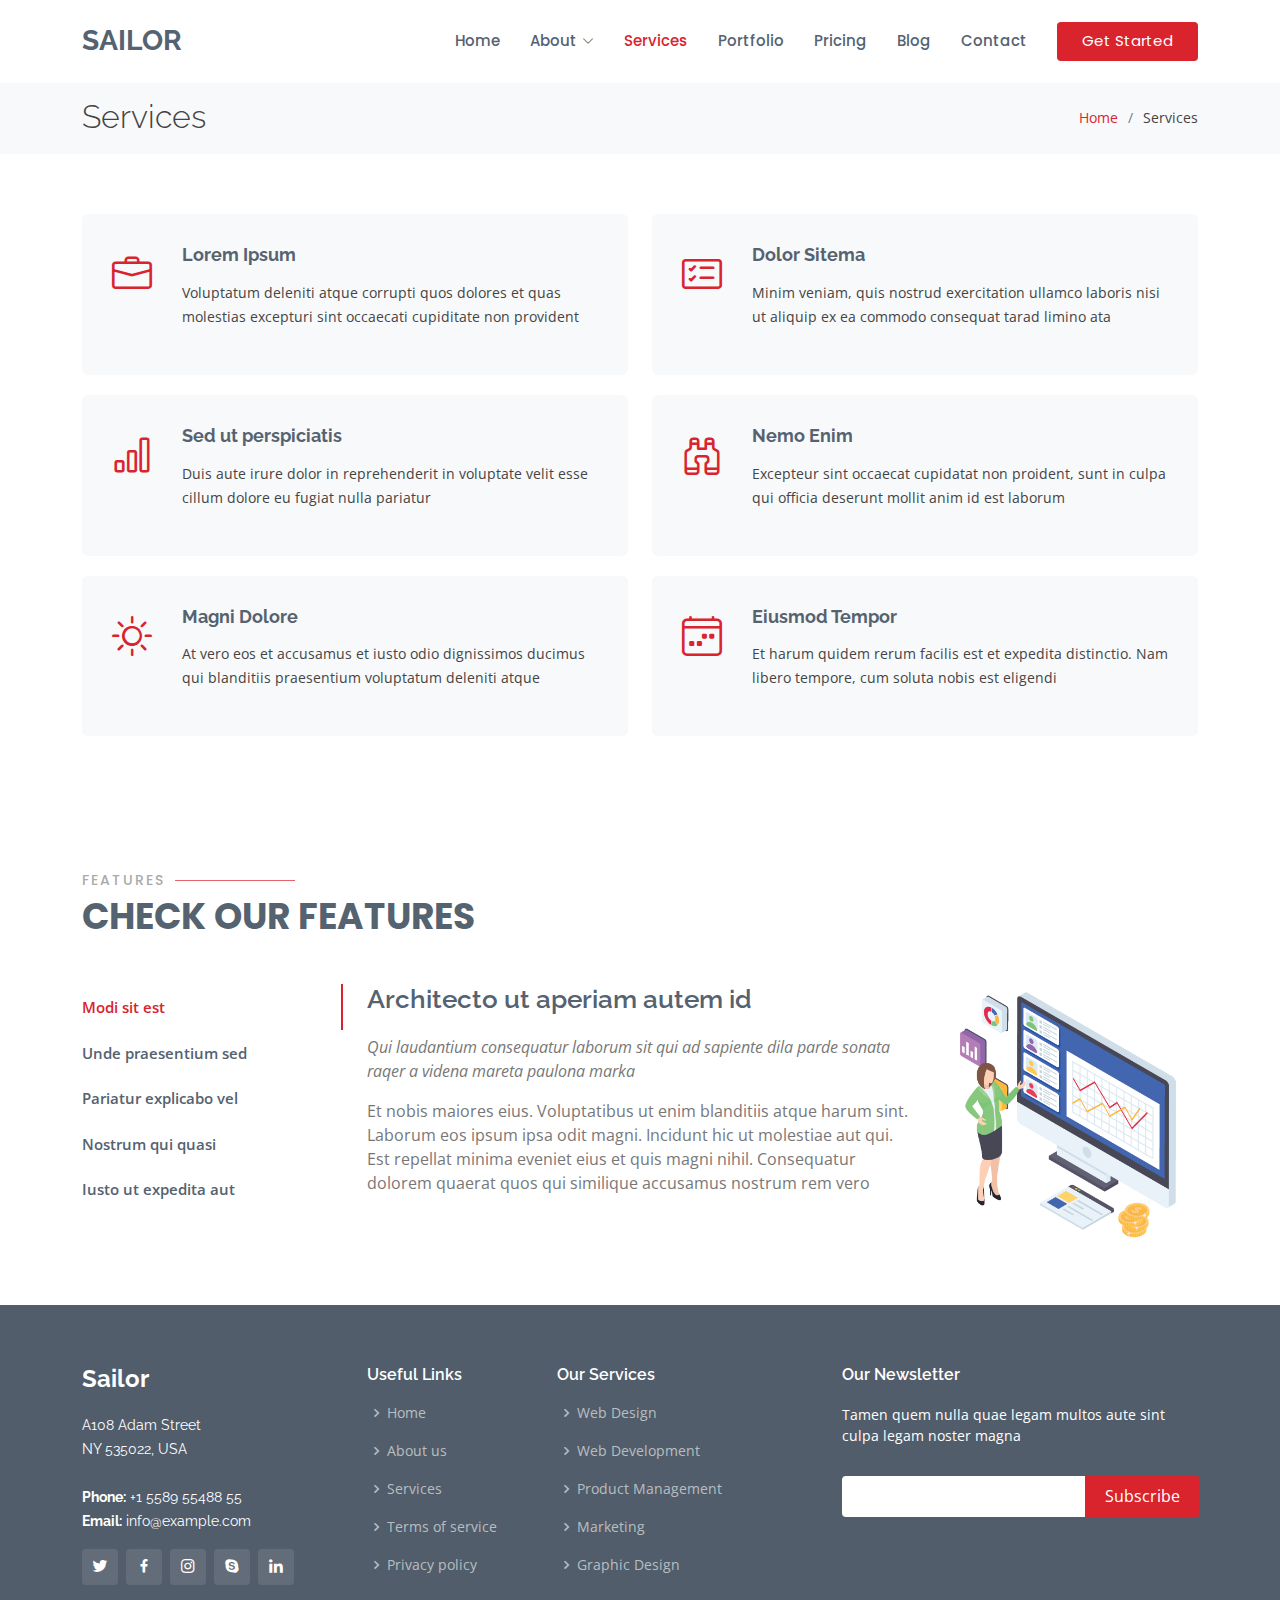
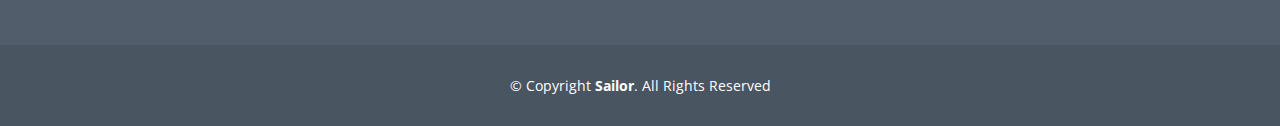
<file: services.html>
<!DOCTYPE html>
<html lang="en">

<head>
  <meta charset="utf-8">
  <meta content="width=device-width, initial-scale=1.0" name="viewport">

  <title>Services - Sailor Bootstrap Template</title>
  <meta content="" name="description">
  <meta content="" name="keywords">

  <!-- Favicons -->
  <link href="assets/img/favicon.png" rel="icon">
  <link href="assets/img/apple-touch-icon.png" rel="apple-touch-icon">

  <!-- Google Fonts -->
  <link href="https://fonts.googleapis.com/css?family=Open+Sans:300,300i,400,400i,600,600i,700,700i|Raleway:300,300i,400,400i,500,500i,600,600i,700,700i|Poppins:300,300i,400,400i,500,500i,600,600i,700,700i" rel="stylesheet">

  <!-- Vendor CSS Files -->
  <link href="assets/vendor/animate.css/animate.min.css" rel="stylesheet">
  <link href="assets/vendor/bootstrap/css/bootstrap.min.css" rel="stylesheet">
  <link href="assets/vendor/bootstrap-icons/bootstrap-icons.css" rel="stylesheet">
  <link href="assets/vendor/boxicons/css/boxicons.min.css" rel="stylesheet">
  <link href="assets/vendor/glightbox/css/glightbox.min.css" rel="stylesheet">
  <link href="assets/vendor/remixicon/remixicon.css" rel="stylesheet">
  <link href="assets/vendor/swiper/swiper-bundle.min.css" rel="stylesheet">

  <!-- Template Main CSS File -->
  <link href="assets/css/style.css" rel="stylesheet">

</head>

<body>

  <!-- ======= Header ======= -->
  <header id="header" class="fixed-top d-flex align-items-center">
    <div class="container d-flex align-items-center">

      <h1 class="logo me-auto"><a href="index.html">Sailor</a></h1>
      <!-- Uncomment below if you prefer to use an image logo -->
      <!-- <a href="index.html" class="logo me-auto"><img src="assets/img/logo.png" alt="" class="img-fluid"></a>-->

      <nav id="navbar" class="navbar">
        <ul>
          <li><a href="index.html">Home</a></li>

          <li class="dropdown"><a href="#"><span>About</span> <i class="bi bi-chevron-down"></i></a>
            <ul>
              <li><a href="about.html">About</a></li>
              <li><a href="team.html">Team</a></li>
              <li><a href="testimonials.html">Testimonials</a></li>

              <li class="dropdown"><a href="#"><span>Deep Drop Down</span> <i class="bi bi-chevron-right"></i></a>
                <ul>
                  <li><a href="#">Deep Drop Down 1</a></li>
                  <li><a href="#">Deep Drop Down 2</a></li>
                  <li><a href="#">Deep Drop Down 3</a></li>
                  <li><a href="#">Deep Drop Down 4</a></li>
                  <li><a href="#">Deep Drop Down 5</a></li>
                </ul>
              </li>
            </ul>
          </li>
          <li><a href="services.html" class="active">Services</a></li>
          <li><a href="portfolio.html">Portfolio</a></li>
          <li><a href="pricing.html">Pricing</a></li>
          <li><a href="blog.html">Blog</a></li>

          <li><a href="contact.html">Contact</a></li>
          <li><a href="index.html" class="getstarted">Get Started</a></li>
        </ul>
        <i class="bi bi-list mobile-nav-toggle"></i>
      </nav><!-- .navbar -->

    </div>
  </header><!-- End Header -->

  <main id="main">

    <!-- ======= Breadcrumbs ======= -->
    <section id="breadcrumbs" class="breadcrumbs">
      <div class="container">

        <div class="d-flex justify-content-between align-items-center">
          <h2>Services</h2>
          <ol>
            <li><a href="index.html">Home</a></li>
            <li>Services</li>
          </ol>
        </div>

      </div>
    </section><!-- End Breadcrumbs -->

    <!-- ======= Services Section ======= -->
    <section id="services" class="services">
      <div class="container">

        <div class="row">
          <div class="col-md-6">
            <div class="icon-box">
              <i class="bi bi-briefcase"></i>
              <h4><a href="#">Lorem Ipsum</a></h4>
              <p>Voluptatum deleniti atque corrupti quos dolores et quas molestias excepturi sint occaecati cupiditate non provident</p>
            </div>
          </div>
          <div class="col-md-6 mt-4 mt-md-0">
            <div class="icon-box">
              <i class="bi bi-card-checklist"></i>
              <h4><a href="#">Dolor Sitema</a></h4>
              <p>Minim veniam, quis nostrud exercitation ullamco laboris nisi ut aliquip ex ea commodo consequat tarad limino ata</p>
            </div>
          </div>
          <div class="col-md-6 mt-4 mt-md-0">
            <div class="icon-box">
              <i class="bi bi-bar-chart"></i>
              <h4><a href="#">Sed ut perspiciatis</a></h4>
              <p>Duis aute irure dolor in reprehenderit in voluptate velit esse cillum dolore eu fugiat nulla pariatur</p>
            </div>
          </div>
          <div class="col-md-6 mt-4 mt-md-0">
            <div class="icon-box">
              <i class="bi bi-binoculars"></i>
              <h4><a href="#">Nemo Enim</a></h4>
              <p>Excepteur sint occaecat cupidatat non proident, sunt in culpa qui officia deserunt mollit anim id est laborum</p>
            </div>
          </div>
          <div class="col-md-6 mt-4 mt-md-0">
            <div class="icon-box">
              <i class="bi bi-brightness-high"></i>
              <h4><a href="#">Magni Dolore</a></h4>
              <p>At vero eos et accusamus et iusto odio dignissimos ducimus qui blanditiis praesentium voluptatum deleniti atque</p>
            </div>
          </div>
          <div class="col-md-6 mt-4 mt-md-0">
            <div class="icon-box">
              <i class="bi bi-calendar4-week"></i>
              <h4><a href="#">Eiusmod Tempor</a></h4>
              <p>Et harum quidem rerum facilis est et expedita distinctio. Nam libero tempore, cum soluta nobis est eligendi</p>
            </div>
          </div>
        </div>

      </div>
    </section><!-- End Services Section -->

    <!-- ======= Features Section ======= -->
    <section id="features" class="features">
      <div class="container">

        <div class="section-title">
          <h2>Features</h2>
          <p>Check our Features</p>
        </div>

        <div class="row">
          <div class="col-lg-3">
            <ul class="nav nav-tabs flex-column">
              <li class="nav-item">
                <a class="nav-link active show" data-bs-toggle="tab" href="#tab-1">Modi sit est</a>
              </li>
              <li class="nav-item">
                <a class="nav-link" data-bs-toggle="tab" href="#tab-2">Unde praesentium sed</a>
              </li>
              <li class="nav-item">
                <a class="nav-link" data-bs-toggle="tab" href="#tab-3">Pariatur explicabo vel</a>
              </li>
              <li class="nav-item">
                <a class="nav-link" data-bs-toggle="tab" href="#tab-4">Nostrum qui quasi</a>
              </li>
              <li class="nav-item">
                <a class="nav-link" data-bs-toggle="tab" href="#tab-5">Iusto ut expedita aut</a>
              </li>
            </ul>
          </div>
          <div class="col-lg-9 mt-4 mt-lg-0">
            <div class="tab-content">
              <div class="tab-pane active show" id="tab-1">
                <div class="row">
                  <div class="col-lg-8 details order-2 order-lg-1">
                    <h3>Architecto ut aperiam autem id</h3>
                    <p class="fst-italic">Qui laudantium consequatur laborum sit qui ad sapiente dila parde sonata raqer a videna mareta paulona marka</p>
                    <p>Et nobis maiores eius. Voluptatibus ut enim blanditiis atque harum sint. Laborum eos ipsum ipsa odit magni. Incidunt hic ut molestiae aut qui. Est repellat minima eveniet eius et quis magni nihil. Consequatur dolorem quaerat quos qui similique accusamus nostrum rem vero</p>
                  </div>
                  <div class="col-lg-4 text-center order-1 order-lg-2">
                    <img src="assets/img/features-1.png" alt="" class="img-fluid">
                  </div>
                </div>
              </div>
              <div class="tab-pane" id="tab-2">
                <div class="row">
                  <div class="col-lg-8 details order-2 order-lg-1">
                    <h3>Et blanditiis nemo veritatis excepturi</h3>
                    <p class="fst-italic">Qui laudantium consequatur laborum sit qui ad sapiente dila parde sonata raqer a videna mareta paulona marka</p>
                    <p>Ea ipsum voluptatem consequatur quis est. Illum error ullam omnis quia et reiciendis sunt sunt est. Non aliquid repellendus itaque accusamus eius et velit ipsa voluptates. Optio nesciunt eaque beatae accusamus lerode pakto madirna desera vafle de nideran pal</p>
                  </div>
                  <div class="col-lg-4 text-center order-1 order-lg-2">
                    <img src="assets/img/features-2.png" alt="" class="img-fluid">
                  </div>
                </div>
              </div>
              <div class="tab-pane" id="tab-3">
                <div class="row">
                  <div class="col-lg-8 details order-2 order-lg-1">
                    <h3>Impedit facilis occaecati odio neque aperiam sit</h3>
                    <p class="fst-italic">Eos voluptatibus quo. Odio similique illum id quidem non enim fuga. Qui natus non sunt dicta dolor et. In asperiores velit quaerat perferendis aut</p>
                    <p>Iure officiis odit rerum. Harum sequi eum illum corrupti culpa veritatis quisquam. Neque necessitatibus illo rerum eum ut. Commodi ipsam minima molestiae sed laboriosam a iste odio. Earum odit nesciunt fugiat sit ullam. Soluta et harum voluptatem optio quae</p>
                  </div>
                  <div class="col-lg-4 text-center order-1 order-lg-2">
                    <img src="assets/img/features-3.png" alt="" class="img-fluid">
                  </div>
                </div>
              </div>
              <div class="tab-pane" id="tab-4">
                <div class="row">
                  <div class="col-lg-8 details order-2 order-lg-1">
                    <h3>Fuga dolores inventore laboriosam ut est accusamus laboriosam dolore</h3>
                    <p class="fst-italic">Totam aperiam accusamus. Repellat consequuntur iure voluptas iure porro quis delectus</p>
                    <p>Eaque consequuntur consequuntur libero expedita in voluptas. Nostrum ipsam necessitatibus aliquam fugiat debitis quis velit. Eum ex maxime error in consequatur corporis atque. Eligendi asperiores sed qui veritatis aperiam quia a laborum inventore</p>
                  </div>
                  <div class="col-lg-4 text-center order-1 order-lg-2">
                    <img src="assets/img/features-4.png" alt="" class="img-fluid">
                  </div>
                </div>
              </div>
              <div class="tab-pane" id="tab-5">
                <div class="row">
                  <div class="col-lg-8 details order-2 order-lg-1">
                    <h3>Est eveniet ipsam sindera pad rone matrelat sando reda</h3>
                    <p class="fst-italic">Omnis blanditiis saepe eos autem qui sunt debitis porro quia.</p>
                    <p>Exercitationem nostrum omnis. Ut reiciendis repudiandae minus. Omnis recusandae ut non quam ut quod eius qui. Ipsum quia odit vero atque qui quibusdam amet. Occaecati sed est sint aut vitae molestiae voluptate vel</p>
                  </div>
                  <div class="col-lg-4 text-center order-1 order-lg-2">
                    <img src="assets/img/features-5.png" alt="" class="img-fluid">
                  </div>
                </div>
              </div>
            </div>
          </div>
        </div>

      </div>
    </section><!-- End Features Section -->

  </main><!-- End #main -->

  <!-- ======= Footer ======= -->
  <footer id="footer">
    <div class="footer-top">
      <div class="container">
        <div class="row">

          <div class="col-lg-3 col-md-6">
            <div class="footer-info">
              <h3>Sailor</h3>
              <p>
                A108 Adam Street <br>
                NY 535022, USA<br><br>
                <strong>Phone:</strong> +1 5589 55488 55<br>
                <strong>Email:</strong> info@example.com<br>
              </p>
              <div class="social-links mt-3">
                <a href="#" class="twitter"><i class="bx bxl-twitter"></i></a>
                <a href="#" class="facebook"><i class="bx bxl-facebook"></i></a>
                <a href="#" class="instagram"><i class="bx bxl-instagram"></i></a>
                <a href="#" class="google-plus"><i class="bx bxl-skype"></i></a>
                <a href="#" class="linkedin"><i class="bx bxl-linkedin"></i></a>
              </div>
            </div>
          </div>

          <div class="col-lg-2 col-md-6 footer-links">
            <h4>Useful Links</h4>
            <ul>
              <li><i class="bx bx-chevron-right"></i> <a href="#">Home</a></li>
              <li><i class="bx bx-chevron-right"></i> <a href="#">About us</a></li>
              <li><i class="bx bx-chevron-right"></i> <a href="#">Services</a></li>
              <li><i class="bx bx-chevron-right"></i> <a href="#">Terms of service</a></li>
              <li><i class="bx bx-chevron-right"></i> <a href="#">Privacy policy</a></li>
            </ul>
          </div>

          <div class="col-lg-3 col-md-6 footer-links">
            <h4>Our Services</h4>
            <ul>
              <li><i class="bx bx-chevron-right"></i> <a href="#">Web Design</a></li>
              <li><i class="bx bx-chevron-right"></i> <a href="#">Web Development</a></li>
              <li><i class="bx bx-chevron-right"></i> <a href="#">Product Management</a></li>
              <li><i class="bx bx-chevron-right"></i> <a href="#">Marketing</a></li>
              <li><i class="bx bx-chevron-right"></i> <a href="#">Graphic Design</a></li>
            </ul>
          </div>

          <div class="col-lg-4 col-md-6 footer-newsletter">
            <h4>Our Newsletter</h4>
            <p>Tamen quem nulla quae legam multos aute sint culpa legam noster magna</p>
            <form action="" method="post">
              <input type="email" name="email"><input type="submit" value="Subscribe">
            </form>

          </div>

        </div>
      </div>
    </div>

    <div class="container">
      <div class="copyright">
        &copy; Copyright <strong><span>Sailor</span></strong>. All Rights Reserved
      </div>

    </div>
  </footer><!-- End Footer -->

  <a href="#" class="back-to-top d-flex align-items-center justify-content-center"><i class="bi bi-arrow-up-short"></i></a>

  <!-- Vendor JS Files -->
  <script src="assets/vendor/bootstrap/js/bootstrap.bundle.min.js"></script>
  <script src="assets/vendor/glightbox/js/glightbox.min.js"></script>
  <script src="assets/vendor/isotope-layout/isotope.pkgd.min.js"></script>
  <script src="assets/vendor/php-email-form/validate.js"></script>
  <script src="assets/vendor/swiper/swiper-bundle.min.js"></script>
  <script src="assets/vendor/waypoints/noframework.waypoints.js"></script>

  <!-- Template Main JS File -->
  <script src="assets/js/main.js"></script>

</body>

</html>
</file>
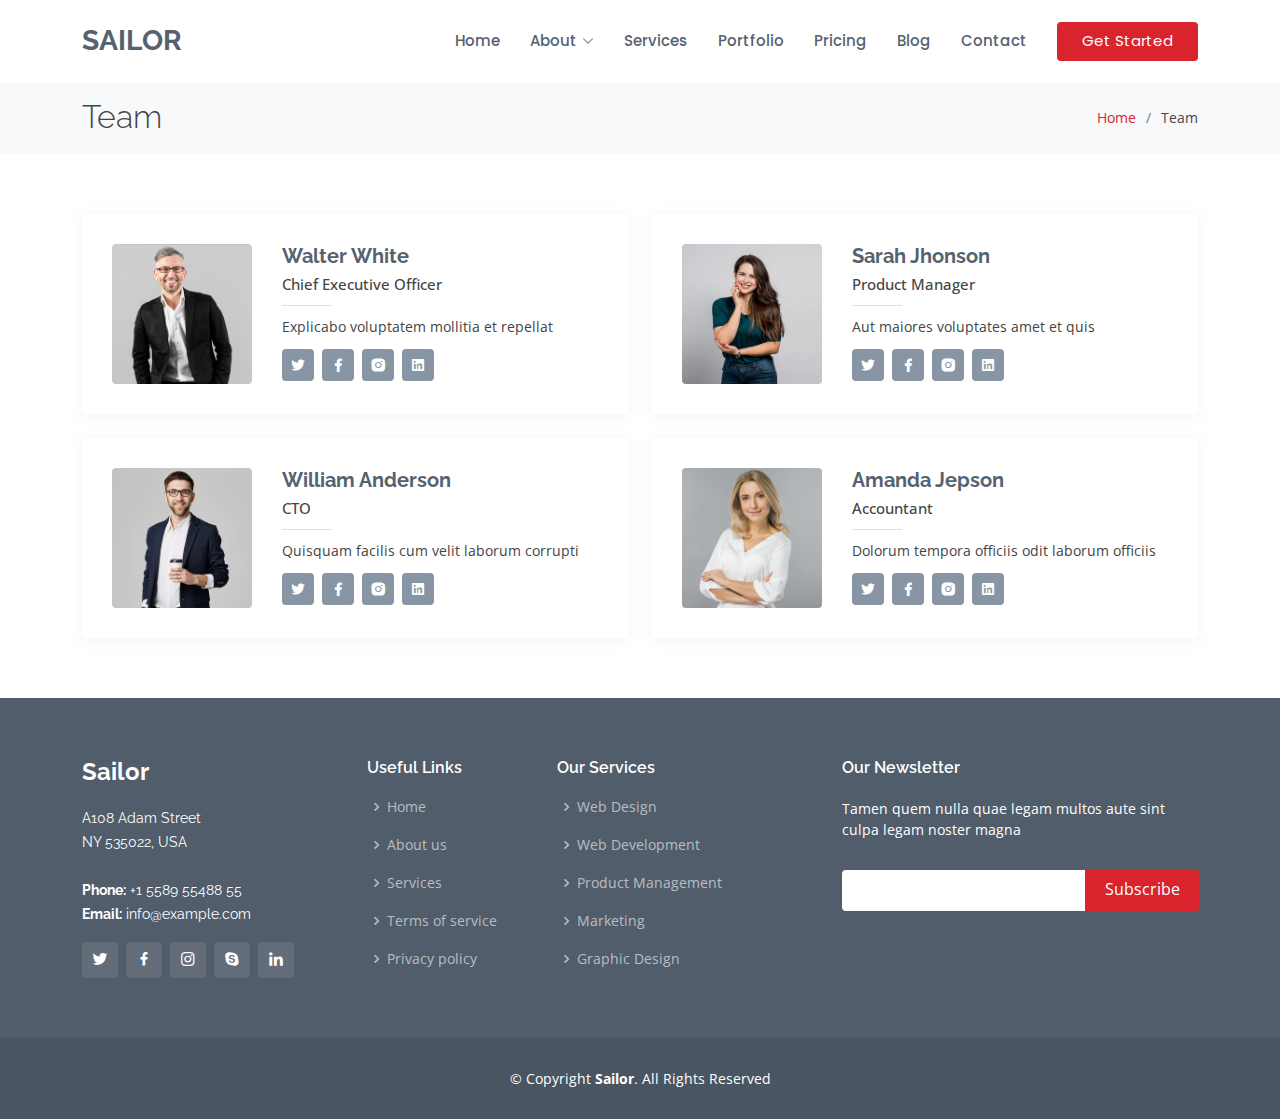
<file: team.html>
<!DOCTYPE html>
<html lang="en">

<head>
  <meta charset="utf-8">
  <meta content="width=device-width, initial-scale=1.0" name="viewport">

  <title>Team - Sailor Bootstrap Template</title>
  <meta content="" name="description">
  <meta content="" name="keywords">

  <!-- Favicons -->
  <link href="assets/img/favicon.png" rel="icon">
  <link href="assets/img/apple-touch-icon.png" rel="apple-touch-icon">

  <!-- Google Fonts -->
  <link href="https://fonts.googleapis.com/css?family=Open+Sans:300,300i,400,400i,600,600i,700,700i|Raleway:300,300i,400,400i,500,500i,600,600i,700,700i|Poppins:300,300i,400,400i,500,500i,600,600i,700,700i" rel="stylesheet">

  <!-- Vendor CSS Files -->
  <link href="assets/vendor/animate.css/animate.min.css" rel="stylesheet">
  <link href="assets/vendor/bootstrap/css/bootstrap.min.css" rel="stylesheet">
  <link href="assets/vendor/bootstrap-icons/bootstrap-icons.css" rel="stylesheet">
  <link href="assets/vendor/boxicons/css/boxicons.min.css" rel="stylesheet">
  <link href="assets/vendor/glightbox/css/glightbox.min.css" rel="stylesheet">
  <link href="assets/vendor/remixicon/remixicon.css" rel="stylesheet">
  <link href="assets/vendor/swiper/swiper-bundle.min.css" rel="stylesheet">

  <!-- Template Main CSS File -->
  <link href="assets/css/style.css" rel="stylesheet">

</head>

<body>

  <!-- ======= Header ======= -->
  <header id="header" class="fixed-top d-flex align-items-center">
    <div class="container d-flex align-items-center">

      <h1 class="logo me-auto"><a href="index.html">Sailor</a></h1>
      <!-- Uncomment below if you prefer to use an image logo -->
      <!-- <a href="index.html" class="logo me-auto"><img src="assets/img/logo.png" alt="" class="img-fluid"></a>-->

      <nav id="navbar" class="navbar">
        <ul>
          <li><a href="index.html">Home</a></li>

          <li class="dropdown"><a href="#"><span>About</span> <i class="bi bi-chevron-down"></i></a>
            <ul>
              <li><a href="about.html">About</a></li>
              <li><a href="team.html" class="active">Team</a></li>
              <li><a href="testimonials.html">Testimonials</a></li>

              <li class="dropdown"><a href="#"><span>Deep Drop Down</span> <i class="bi bi-chevron-right"></i></a>
                <ul>
                  <li><a href="#">Deep Drop Down 1</a></li>
                  <li><a href="#">Deep Drop Down 2</a></li>
                  <li><a href="#">Deep Drop Down 3</a></li>
                  <li><a href="#">Deep Drop Down 4</a></li>
                  <li><a href="#">Deep Drop Down 5</a></li>
                </ul>
              </li>
            </ul>
          </li>
          <li><a href="services.html">Services</a></li>
          <li><a href="portfolio.html">Portfolio</a></li>
          <li><a href="pricing.html">Pricing</a></li>
          <li><a href="blog.html">Blog</a></li>

          <li><a href="contact.html">Contact</a></li>
          <li><a href="index.html" class="getstarted">Get Started</a></li>
        </ul>
        <i class="bi bi-list mobile-nav-toggle"></i>
      </nav><!-- .navbar -->

    </div>
  </header><!-- End Header -->

  <main id="main">

    <!-- ======= Breadcrumbs ======= -->
    <section id="breadcrumbs" class="breadcrumbs">
      <div class="container">

        <div class="d-flex justify-content-between align-items-center">
          <h2>Team</h2>
          <ol>
            <li><a href="index.html">Home</a></li>
            <li>Team</li>
          </ol>
        </div>

      </div>
    </section><!-- End Breadcrumbs -->

    <!-- ======= Team Section ======= -->
    <section id="team" class="team ">
      <div class="container">

        <div class="row">

          <div class="col-lg-6">
            <div class="member d-flex align-items-start">
              <div class="pic"><img src="assets/img/team/team-1.jpg" class="img-fluid" alt=""></div>
              <div class="member-info">
                <h4>Walter White</h4>
                <span>Chief Executive Officer</span>
                <p>Explicabo voluptatem mollitia et repellat</p>
                <div class="social">
                  <a href=""><i class="ri-twitter-fill"></i></a>
                  <a href=""><i class="ri-facebook-fill"></i></a>
                  <a href=""><i class="ri-instagram-fill"></i></a>
                  <a href=""> <i class="ri-linkedin-box-fill"></i> </a>
                </div>
              </div>
            </div>
          </div>

          <div class="col-lg-6 mt-4 mt-lg-0">
            <div class="member d-flex align-items-start">
              <div class="pic"><img src="assets/img/team/team-2.jpg" class="img-fluid" alt=""></div>
              <div class="member-info">
                <h4>Sarah Jhonson</h4>
                <span>Product Manager</span>
                <p>Aut maiores voluptates amet et quis</p>
                <div class="social">
                  <a href=""><i class="ri-twitter-fill"></i></a>
                  <a href=""><i class="ri-facebook-fill"></i></a>
                  <a href=""><i class="ri-instagram-fill"></i></a>
                  <a href=""> <i class="ri-linkedin-box-fill"></i> </a>
                </div>
              </div>
            </div>
          </div>

          <div class="col-lg-6 mt-4">
            <div class="member d-flex align-items-start">
              <div class="pic"><img src="assets/img/team/team-3.jpg" class="img-fluid" alt=""></div>
              <div class="member-info">
                <h4>William Anderson</h4>
                <span>CTO</span>
                <p>Quisquam facilis cum velit laborum corrupti</p>
                <div class="social">
                  <a href=""><i class="ri-twitter-fill"></i></a>
                  <a href=""><i class="ri-facebook-fill"></i></a>
                  <a href=""><i class="ri-instagram-fill"></i></a>
                  <a href=""> <i class="ri-linkedin-box-fill"></i> </a>
                </div>
              </div>
            </div>
          </div>

          <div class="col-lg-6 mt-4">
            <div class="member d-flex align-items-start">
              <div class="pic"><img src="assets/img/team/team-4.jpg" class="img-fluid" alt=""></div>
              <div class="member-info">
                <h4>Amanda Jepson</h4>
                <span>Accountant</span>
                <p>Dolorum tempora officiis odit laborum officiis</p>
                <div class="social">
                  <a href=""><i class="ri-twitter-fill"></i></a>
                  <a href=""><i class="ri-facebook-fill"></i></a>
                  <a href=""><i class="ri-instagram-fill"></i></a>
                  <a href=""> <i class="ri-linkedin-box-fill"></i> </a>
                </div>
              </div>
            </div>
          </div>

        </div>

      </div>
    </section><!-- End Team Section -->

  </main><!-- End #main -->

  <!-- ======= Footer ======= -->
  <footer id="footer">
    <div class="footer-top">
      <div class="container">
        <div class="row">

          <div class="col-lg-3 col-md-6">
            <div class="footer-info">
              <h3>Sailor</h3>
              <p>
                A108 Adam Street <br>
                NY 535022, USA<br><br>
                <strong>Phone:</strong> +1 5589 55488 55<br>
                <strong>Email:</strong> info@example.com<br>
              </p>
              <div class="social-links mt-3">
                <a href="#" class="twitter"><i class="bx bxl-twitter"></i></a>
                <a href="#" class="facebook"><i class="bx bxl-facebook"></i></a>
                <a href="#" class="instagram"><i class="bx bxl-instagram"></i></a>
                <a href="#" class="google-plus"><i class="bx bxl-skype"></i></a>
                <a href="#" class="linkedin"><i class="bx bxl-linkedin"></i></a>
              </div>
            </div>
          </div>

          <div class="col-lg-2 col-md-6 footer-links">
            <h4>Useful Links</h4>
            <ul>
              <li><i class="bx bx-chevron-right"></i> <a href="#">Home</a></li>
              <li><i class="bx bx-chevron-right"></i> <a href="#">About us</a></li>
              <li><i class="bx bx-chevron-right"></i> <a href="#">Services</a></li>
              <li><i class="bx bx-chevron-right"></i> <a href="#">Terms of service</a></li>
              <li><i class="bx bx-chevron-right"></i> <a href="#">Privacy policy</a></li>
            </ul>
          </div>

          <div class="col-lg-3 col-md-6 footer-links">
            <h4>Our Services</h4>
            <ul>
              <li><i class="bx bx-chevron-right"></i> <a href="#">Web Design</a></li>
              <li><i class="bx bx-chevron-right"></i> <a href="#">Web Development</a></li>
              <li><i class="bx bx-chevron-right"></i> <a href="#">Product Management</a></li>
              <li><i class="bx bx-chevron-right"></i> <a href="#">Marketing</a></li>
              <li><i class="bx bx-chevron-right"></i> <a href="#">Graphic Design</a></li>
            </ul>
          </div>

          <div class="col-lg-4 col-md-6 footer-newsletter">
            <h4>Our Newsletter</h4>
            <p>Tamen quem nulla quae legam multos aute sint culpa legam noster magna</p>
            <form action="" method="post">
              <input type="email" name="email"><input type="submit" value="Subscribe">
            </form>

          </div>

        </div>
      </div>
    </div>

    <div class="container">
      <div class="copyright">
        &copy; Copyright <strong><span>Sailor</span></strong>. All Rights Reserved
      </div>

    </div>
  </footer><!-- End Footer -->

  <a href="#" class="back-to-top d-flex align-items-center justify-content-center"><i class="bi bi-arrow-up-short"></i></a>

  <!-- Vendor JS Files -->
  <script src="assets/vendor/bootstrap/js/bootstrap.bundle.min.js"></script>
  <script src="assets/vendor/glightbox/js/glightbox.min.js"></script>
  <script src="assets/vendor/isotope-layout/isotope.pkgd.min.js"></script>
  <script src="assets/vendor/php-email-form/validate.js"></script>
  <script src="assets/vendor/swiper/swiper-bundle.min.js"></script>
  <script src="assets/vendor/waypoints/noframework.waypoints.js"></script>

  <!-- Template Main JS File -->
  <script src="assets/js/main.js"></script>

</body>

</html>
</file>
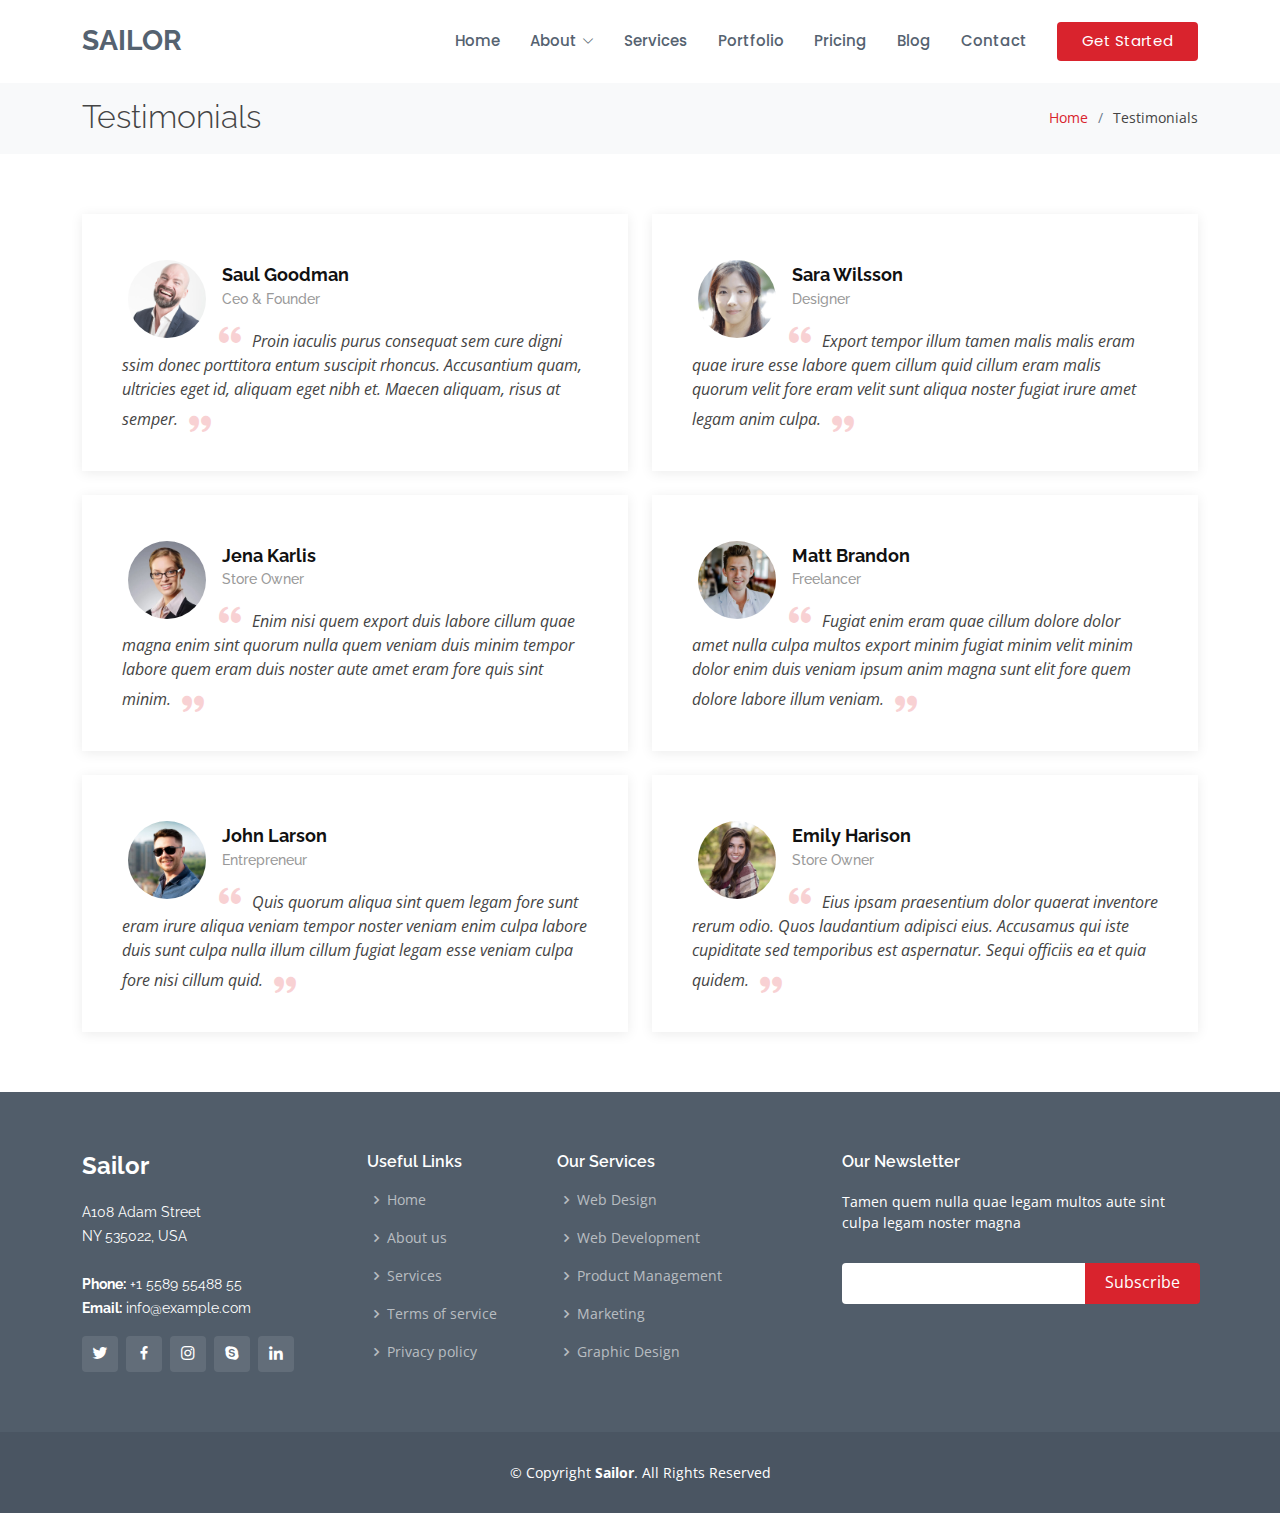
<file: testimonials.html>
<!DOCTYPE html>
<html lang="en">

<head>
  <meta charset="utf-8">
  <meta content="width=device-width, initial-scale=1.0" name="viewport">

  <title>Testimonials - Sailor Bootstrap Template</title>
  <meta content="" name="description">
  <meta content="" name="keywords">

  <!-- Favicons -->
  <link href="assets/img/favicon.png" rel="icon">
  <link href="assets/img/apple-touch-icon.png" rel="apple-touch-icon">

  <!-- Google Fonts -->
  <link href="https://fonts.googleapis.com/css?family=Open+Sans:300,300i,400,400i,600,600i,700,700i|Raleway:300,300i,400,400i,500,500i,600,600i,700,700i|Poppins:300,300i,400,400i,500,500i,600,600i,700,700i" rel="stylesheet">

  <!-- Vendor CSS Files -->
  <link href="assets/vendor/animate.css/animate.min.css" rel="stylesheet">
  <link href="assets/vendor/bootstrap/css/bootstrap.min.css" rel="stylesheet">
  <link href="assets/vendor/bootstrap-icons/bootstrap-icons.css" rel="stylesheet">
  <link href="assets/vendor/boxicons/css/boxicons.min.css" rel="stylesheet">
  <link href="assets/vendor/glightbox/css/glightbox.min.css" rel="stylesheet">
  <link href="assets/vendor/remixicon/remixicon.css" rel="stylesheet">
  <link href="assets/vendor/swiper/swiper-bundle.min.css" rel="stylesheet">

  <!-- Template Main CSS File -->
  <link href="assets/css/style.css" rel="stylesheet">

</head>

<body>

  <!-- ======= Header ======= -->
  <header id="header" class="fixed-top d-flex align-items-center">
    <div class="container d-flex align-items-center">

      <h1 class="logo me-auto"><a href="index.html">Sailor</a></h1>
      <!-- Uncomment below if you prefer to use an image logo -->
      <!-- <a href="index.html" class="logo me-auto"><img src="assets/img/logo.png" alt="" class="img-fluid"></a>-->

      <nav id="navbar" class="navbar">
        <ul>
          <li><a href="index.html">Home</a></li>

          <li class="dropdown"><a href="#"><span>About</span> <i class="bi bi-chevron-down"></i></a>
            <ul>
              <li><a href="about.html">About</a></li>
              <li><a href="team.html">Team</a></li>
              <li><a href="testimonials.html" class="active">Testimonials</a></li>

              <li class="dropdown"><a href="#"><span>Deep Drop Down</span> <i class="bi bi-chevron-right"></i></a>
                <ul>
                  <li><a href="#">Deep Drop Down 1</a></li>
                  <li><a href="#">Deep Drop Down 2</a></li>
                  <li><a href="#">Deep Drop Down 3</a></li>
                  <li><a href="#">Deep Drop Down 4</a></li>
                  <li><a href="#">Deep Drop Down 5</a></li>
                </ul>
              </li>
            </ul>
          </li>
          <li><a href="services.html">Services</a></li>
          <li><a href="portfolio.html">Portfolio</a></li>
          <li><a href="pricing.html">Pricing</a></li>
          <li><a href="blog.html">Blog</a></li>

          <li><a href="contact.html">Contact</a></li>
          <li><a href="index.html" class="getstarted">Get Started</a></li>
        </ul>
        <i class="bi bi-list mobile-nav-toggle"></i>
      </nav><!-- .navbar -->

    </div>
  </header><!-- End Header -->

  <main id="main">

    <!-- ======= Breadcrumbs ======= -->
    <section id="breadcrumbs" class="breadcrumbs">
      <div class="container">

        <div class="d-flex justify-content-between align-items-center">
          <h2>Testimonials</h2>
          <ol>
            <li><a href="index.html">Home</a></li>
            <li>Testimonials</li>
          </ol>
        </div>

      </div>
    </section><!-- End Breadcrumbs -->

    <!-- ======= Testimonials Section ======= -->
    <section id="testimonials" class="testimonials">
      <div class="container">

        <div class="row">

          <div class="col-lg-6">
            <div class="testimonial-item">
              <img src="assets/img/testimonials/testimonials-1.jpg" class="testimonial-img" alt="">
              <h3>Saul Goodman</h3>
              <h4>Ceo &amp; Founder</h4>
              <p>
                <i class="bx bxs-quote-alt-left quote-icon-left"></i>
                Proin iaculis purus consequat sem cure digni ssim donec porttitora entum suscipit rhoncus. Accusantium quam, ultricies eget id, aliquam eget nibh et. Maecen aliquam, risus at semper.
                <i class="bx bxs-quote-alt-right quote-icon-right"></i>
              </p>
            </div>
          </div>

          <div class="col-lg-6">
            <div class="testimonial-item mt-4 mt-lg-0">
              <img src="assets/img/testimonials/testimonials-2.jpg" class="testimonial-img" alt="">
              <h3>Sara Wilsson</h3>
              <h4>Designer</h4>
              <p>
                <i class="bx bxs-quote-alt-left quote-icon-left"></i>
                Export tempor illum tamen malis malis eram quae irure esse labore quem cillum quid cillum eram malis quorum velit fore eram velit sunt aliqua noster fugiat irure amet legam anim culpa.
                <i class="bx bxs-quote-alt-right quote-icon-right"></i>
              </p>
            </div>
          </div>

          <div class="col-lg-6">
            <div class="testimonial-item mt-4">
              <img src="assets/img/testimonials/testimonials-3.jpg" class="testimonial-img" alt="">
              <h3>Jena Karlis</h3>
              <h4>Store Owner</h4>
              <p>
                <i class="bx bxs-quote-alt-left quote-icon-left"></i>
                Enim nisi quem export duis labore cillum quae magna enim sint quorum nulla quem veniam duis minim tempor labore quem eram duis noster aute amet eram fore quis sint minim.
                <i class="bx bxs-quote-alt-right quote-icon-right"></i>
              </p>
            </div>
          </div>

          <div class="col-lg-6">
            <div class="testimonial-item mt-4">
              <img src="assets/img/testimonials/testimonials-4.jpg" class="testimonial-img" alt="">
              <h3>Matt Brandon</h3>
              <h4>Freelancer</h4>
              <p>
                <i class="bx bxs-quote-alt-left quote-icon-left"></i>
                Fugiat enim eram quae cillum dolore dolor amet nulla culpa multos export minim fugiat minim velit minim dolor enim duis veniam ipsum anim magna sunt elit fore quem dolore labore illum veniam.
                <i class="bx bxs-quote-alt-right quote-icon-right"></i>
              </p>
            </div>
          </div>

          <div class="col-lg-6">
            <div class="testimonial-item mt-4">
              <img src="assets/img/testimonials/testimonials-5.jpg" class="testimonial-img" alt="">
              <h3>John Larson</h3>
              <h4>Entrepreneur</h4>
              <p>
                <i class="bx bxs-quote-alt-left quote-icon-left"></i>
                Quis quorum aliqua sint quem legam fore sunt eram irure aliqua veniam tempor noster veniam enim culpa labore duis sunt culpa nulla illum cillum fugiat legam esse veniam culpa fore nisi cillum quid.
                <i class="bx bxs-quote-alt-right quote-icon-right"></i>
              </p>
            </div>
          </div>

          <div class="col-lg-6">
            <div class="testimonial-item mt-4">
              <img src="assets/img/testimonials/testimonials-6.jpg" class="testimonial-img" alt="">
              <h3>Emily Harison</h3>
              <h4>Store Owner</h4>
              <p>
                <i class="bx bxs-quote-alt-left quote-icon-left"></i>
                Eius ipsam praesentium dolor quaerat inventore rerum odio. Quos laudantium adipisci eius. Accusamus qui iste cupiditate sed temporibus est aspernatur. Sequi officiis ea et quia quidem.
                <i class="bx bxs-quote-alt-right quote-icon-right"></i>
              </p>
            </div>
          </div>

        </div>

      </div>
    </section><!-- End Testimonials Section -->

  </main><!-- End #main -->

  <!-- ======= Footer ======= -->
  <footer id="footer">
    <div class="footer-top">
      <div class="container">
        <div class="row">

          <div class="col-lg-3 col-md-6">
            <div class="footer-info">
              <h3>Sailor</h3>
              <p>
                A108 Adam Street <br>
                NY 535022, USA<br><br>
                <strong>Phone:</strong> +1 5589 55488 55<br>
                <strong>Email:</strong> info@example.com<br>
              </p>
              <div class="social-links mt-3">
                <a href="#" class="twitter"><i class="bx bxl-twitter"></i></a>
                <a href="#" class="facebook"><i class="bx bxl-facebook"></i></a>
                <a href="#" class="instagram"><i class="bx bxl-instagram"></i></a>
                <a href="#" class="google-plus"><i class="bx bxl-skype"></i></a>
                <a href="#" class="linkedin"><i class="bx bxl-linkedin"></i></a>
              </div>
            </div>
          </div>

          <div class="col-lg-2 col-md-6 footer-links">
            <h4>Useful Links</h4>
            <ul>
              <li><i class="bx bx-chevron-right"></i> <a href="#">Home</a></li>
              <li><i class="bx bx-chevron-right"></i> <a href="#">About us</a></li>
              <li><i class="bx bx-chevron-right"></i> <a href="#">Services</a></li>
              <li><i class="bx bx-chevron-right"></i> <a href="#">Terms of service</a></li>
              <li><i class="bx bx-chevron-right"></i> <a href="#">Privacy policy</a></li>
            </ul>
          </div>

          <div class="col-lg-3 col-md-6 footer-links">
            <h4>Our Services</h4>
            <ul>
              <li><i class="bx bx-chevron-right"></i> <a href="#">Web Design</a></li>
              <li><i class="bx bx-chevron-right"></i> <a href="#">Web Development</a></li>
              <li><i class="bx bx-chevron-right"></i> <a href="#">Product Management</a></li>
              <li><i class="bx bx-chevron-right"></i> <a href="#">Marketing</a></li>
              <li><i class="bx bx-chevron-right"></i> <a href="#">Graphic Design</a></li>
            </ul>
          </div>

          <div class="col-lg-4 col-md-6 footer-newsletter">
            <h4>Our Newsletter</h4>
            <p>Tamen quem nulla quae legam multos aute sint culpa legam noster magna</p>
            <form action="" method="post">
              <input type="email" name="email"><input type="submit" value="Subscribe">
            </form>

          </div>

        </div>
      </div>
    </div>

    <div class="container">
      <div class="copyright">
        &copy; Copyright <strong><span>Sailor</span></strong>. All Rights Reserved
      </div>

    </div>
  </footer><!-- End Footer -->

  <a href="#" class="back-to-top d-flex align-items-center justify-content-center"><i class="bi bi-arrow-up-short"></i></a>

  <!-- Vendor JS Files -->
  <script src="assets/vendor/bootstrap/js/bootstrap.bundle.min.js"></script>
  <script src="assets/vendor/glightbox/js/glightbox.min.js"></script>
  <script src="assets/vendor/isotope-layout/isotope.pkgd.min.js"></script>
  <script src="assets/vendor/php-email-form/validate.js"></script>
  <script src="assets/vendor/swiper/swiper-bundle.min.js"></script>
  <script src="assets/vendor/waypoints/noframework.waypoints.js"></script>

  <!-- Template Main JS File -->
  <script src="assets/js/main.js"></script>

</body>

</html>
</file>
<file: assets/css/style.css>
/*--------------------------------------------------------------
# General
--------------------------------------------------------------*/
body {
  font-family: "Open Sans", sans-serif;
  color: #444444;
}

a {
  text-decoration: none;
  color: #d9232d;
}

a:hover {
  color: #e24d55;
  text-decoration: none;
}

h1, h2, h3, h4, h5, h6 {
  font-family: "Raleway", sans-serif;
}

/*--------------------------------------------------------------
# Back to top button
--------------------------------------------------------------*/
.back-to-top {
  position: fixed;
  visibility: hidden;
  opacity: 0;
  right: 15px;
  bottom: 15px;
  z-index: 996;
  background: #d9232d;
  width: 40px;
  height: 40px;
  border-radius: 4px;
  transition: all 0.4s;
}

.back-to-top i {
  font-size: 28px;
  color: #fff;
  line-height: 0;
}

.back-to-top:hover {
  background: #e1444d;
  color: #fff;
}

.back-to-top.active {
  visibility: visible;
  opacity: 1;
}

/*--------------------------------------------------------------
# Header
--------------------------------------------------------------*/
#header {
  background: white;
  transition: all 0.5s;
  z-index: 997;
  padding: 20px 0;
}

#header.header-scrolled {
  box-shadow: 0px 2px 15px rgba(0, 0, 0, 0.1);
  padding: 12px 0;
}

#header.header-inner-pages {
  box-shadow: 0px 2px 15px rgba(0, 0, 0, 0.1);
}

#header .logo {
  font-size: 28px;
  margin: 0;
  padding: 0;
  line-height: 1;
  font-weight: 700;
  text-transform: uppercase;
}

#header .logo a {
  color: #556270;
}

#header .logo img {
  max-height: 40px;
}

/*--------------------------------------------------------------
# Navigation Menu
--------------------------------------------------------------*/
/**
* Desktop Navigation 
*/
.navbar {
  padding: 0;
}

.navbar ul {
  margin: 0;
  padding: 0;
  display: flex;
  list-style: none;
  align-items: center;
}

.navbar li {
  position: relative;
}

.navbar a, .navbar a:focus {
  display: flex;
  align-items: center;
  justify-content: space-between;
  padding: 10px 0 10px 30px;
  font-family: "Poppins", sans-serif;
  font-size: 15px;
  font-weight: 500;
  color: #556270;
  white-space: nowrap;
  transition: 0.3s;
}

.navbar a i, .navbar a:focus i {
  font-size: 12px;
  line-height: 0;
  margin-left: 5px;
}

.navbar a:hover, .navbar .active, .navbar .active:focus, .navbar li:hover > a {
  color: #d9232d;
}

.navbar .getstarted {
  background: #d9232d;
  padding: 8px 25px;
  margin-left: 30px;
  border-radius: 4px;
  font-weight: 400;
  color: #fff;
}

.navbar .getstarted:hover {
  color: #fff;
  background: #e1444d;
}

.navbar .dropdown ul {
  display: block;
  position: absolute;
  left: 14px;
  top: calc(100% + 30px);
  margin: 0;
  padding: 10px 0;
  z-index: 99;
  opacity: 0;
  visibility: hidden;
  background: #fff;
  box-shadow: 0px 0px 30px rgba(127, 137, 161, 0.25);
  transition: 0.3s;
}

.navbar .dropdown ul li {
  min-width: 200px;
}

.navbar .dropdown ul a {
  padding: 10px 20px;
  font-size: 15px;
  text-transform: none;
  font-weight: 400;
}

.navbar .dropdown ul a i {
  font-size: 12px;
}

.navbar .dropdown ul a:hover, .navbar .dropdown ul .active:hover, .navbar .dropdown ul li:hover > a {
  color: #d9232d;
}

.navbar .dropdown:hover > ul {
  opacity: 1;
  top: 100%;
  visibility: visible;
}

.navbar .dropdown .dropdown ul {
  top: 0;
  left: calc(100% - 30px);
  visibility: hidden;
}

.navbar .dropdown .dropdown:hover > ul {
  opacity: 1;
  top: 0;
  left: 100%;
  visibility: visible;
}

@media (max-width: 1366px) {
  .navbar .dropdown .dropdown ul {
    left: -90%;
  }
  .navbar .dropdown .dropdown:hover > ul {
    left: -100%;
  }
}

/**
* Mobile Navigation 
*/
.mobile-nav-toggle {
  color: #556270;
  font-size: 28px;
  cursor: pointer;
  display: none;
  line-height: 0;
  transition: 0.5s;
}

.mobile-nav-toggle.bi-x {
  color: #fff;
}

@media (max-width: 991px) {
  .mobile-nav-toggle {
    display: block;
  }
  .navbar ul {
    display: none;
  }
}

.navbar-mobile {
  position: fixed;
  overflow: hidden;
  top: 0;
  right: 0;
  left: 0;
  bottom: 0;
  background: rgba(63, 73, 83, 0.9);
  transition: 0.3s;
  z-index: 999;
}

.navbar-mobile .mobile-nav-toggle {
  position: absolute;
  top: 15px;
  right: 15px;
}

.navbar-mobile ul {
  display: block;
  position: absolute;
  top: 55px;
  right: 15px;
  bottom: 15px;
  left: 15px;
  padding: 10px 0;
  background-color: #fff;
  overflow-y: auto;
  transition: 0.3s;
}

.navbar-mobile a {
  padding: 10px 20px;
  font-size: 15px;
  color: #556270;
}

.navbar-mobile a:hover, .navbar-mobile .active, .navbar-mobile li:hover > a {
  color: #d9232d;
}

.navbar-mobile .getstarted {
  margin: 15px;
}

.navbar-mobile .dropdown ul {
  position: static;
  display: none;
  margin: 10px 20px;
  padding: 10px 0;
  z-index: 99;
  opacity: 1;
  visibility: visible;
  background: #fff;
  box-shadow: 0px 0px 30px rgba(127, 137, 161, 0.25);
}

.navbar-mobile .dropdown ul li {
  min-width: 200px;
}

.navbar-mobile .dropdown ul a {
  padding: 10px 20px;
}

.navbar-mobile .dropdown ul a i {
  font-size: 12px;
}

.navbar-mobile .dropdown ul a:hover, .navbar-mobile .dropdown ul .active:hover, .navbar-mobile .dropdown ul li:hover > a {
  color: #d9232d;
}

.navbar-mobile .dropdown > .dropdown-active {
  display: block;
}

/*--------------------------------------------------------------
# Hero Section
--------------------------------------------------------------*/
#hero {
  width: 100%;
  height: 100vh;
  background-color: rgba(63, 73, 83, 0.8);
  overflow: hidden;
  position: relative;
}

#hero .carousel, #hero .carousel-inner, #hero .carousel-item, #hero .carousel-item::before {
  position: absolute;
  top: 0;
  right: 0;
  left: 0;
  bottom: 0;
}

#hero .carousel-item {
  background-size: cover;
  background-position: center;
  background-repeat: no-repeat;
}

#hero .carousel-item::before {
  content: '';
  background-color: rgba(30, 35, 40, 0.6);
}

#hero .carousel-container {
  display: flex;
  justify-content: center;
  align-items: center;
  position: absolute;
  bottom: 0;
  top: 70px;
  left: 50px;
  right: 50px;
}

#hero .container {
  text-align: center;
}

#hero h2 {
  color: #fff;
  margin-bottom: 20px;
  font-size: 48px;
  font-weight: 700;
}

#hero p {
  -webkit-animation-delay: 0.4s;
  animation-delay: 0.4s;
  margin: 0 auto 30px auto;
  color: #fff;
}

#hero .carousel-inner .carousel-item {
  transition-property: opacity;
  background-position: center top;
}

#hero .carousel-inner .carousel-item,
#hero .carousel-inner .active.carousel-item-start,
#hero .carousel-inner .active.carousel-item-end {
  opacity: 0;
}

#hero .carousel-inner .active,
#hero .carousel-inner .carousel-item-next.carousel-item-start,
#hero .carousel-inner .carousel-item-prev.carousel-item-end {
  opacity: 1;
  transition: 0.5s;
}

#hero .carousel-inner .carousel-item-next,
#hero .carousel-inner .carousel-item-prev,
#hero .carousel-inner .active.carousel-item-start,
#hero .carousel-inner .active.carousel-item-end {
  left: 0;
  transform: translate3d(0, 0, 0);
}

#hero .carousel-control-next-icon, #hero .carousel-control-prev-icon {
  background: none;
  font-size: 30px;
  line-height: 0;
  width: auto;
  height: auto;
  background: rgba(255, 255, 255, 0.2);
  border-radius: 50px;
  transition: 0.3s;
  color: rgba(255, 255, 255, 0.5);
  width: 54px;
  height: 54px;
  display: flex;
  align-items: center;
  justify-content: center;
}

#hero .carousel-control-next-icon:hover, #hero .carousel-control-prev-icon:hover {
  background: rgba(255, 255, 255, 0.3);
  color: rgba(255, 255, 255, 0.8);
}

#hero .carousel-indicators li {
  cursor: pointer;
  background: #fff;
  overflow: hidden;
  border: 0;
  width: 12px;
  height: 12px;
  border-radius: 50px;
  opacity: .6;
  transition: 0.3s;
}

#hero .carousel-indicators li.active {
  opacity: 1;
  background: #d9232d;
}

#hero .btn-get-started {
  font-family: "Raleway", sans-serif;
  font-weight: 500;
  font-size: 14px;
  letter-spacing: 1px;
  display: inline-block;
  padding: 14px 32px;
  border-radius: 4px;
  transition: 0.5s;
  line-height: 1;
  color: #fff;
  -webkit-animation-delay: 0.8s;
  animation-delay: 0.8s;
  background: #d9232d;
}

#hero .btn-get-started:hover {
  background: #df3740;
}

@media (max-width: 992px) {
  #hero {
    height: 100vh;
  }
  #hero .carousel-container {
    top: 8px;
  }
}

@media (max-width: 768px) {
  #hero h2 {
    font-size: 28px;
  }
}

@media (min-width: 1024px) {
  #hero .carousel-control-prev, #hero .carousel-control-next {
    width: 5%;
  }
}

@media (max-height: 500px) {
  #hero {
    height: 120vh;
  }
}

/*--------------------------------------------------------------
# Sections General
--------------------------------------------------------------*/
section {
  padding: 60px 0;
  overflow: hidden;
}

.section-bg, .services .icon-box {
  background-color: #f8f9fa;
}

.section-title {
  padding-bottom: 40px;
}

.section-title h2 {
  font-size: 14px;
  font-weight: 500;
  padding: 0;
  line-height: 1px;
  margin: 0 0 5px 0;
  letter-spacing: 2px;
  text-transform: uppercase;
  color: #aaaaaa;
  font-family: "Poppins", sans-serif;
}

.section-title h2::after {
  content: "";
  width: 120px;
  height: 1px;
  display: inline-block;
  background: #e6636a;
  margin: 4px 10px;
}

.section-title p {
  margin: 0;
  margin: 0;
  font-size: 36px;
  font-weight: 700;
  text-transform: uppercase;
  font-family: "Poppins", sans-serif;
  color: #556270;
}

/*--------------------------------------------------------------
# Breadcrumbs
--------------------------------------------------------------*/
.breadcrumbs {
  padding: 18px 0;
  background: #f8f9fa;
  min-height: 40px;
  margin-top: 80px;
}

.breadcrumbs h2 {
  font-size: 32px;
  font-weight: 300;
  margin: 0;
}

.breadcrumbs ol {
  display: flex;
  flex-wrap: wrap;
  list-style: none;
  padding: 0;
  margin: 0;
  font-size: 14px;
}

.breadcrumbs ol li + li {
  padding-left: 10px;
}

.breadcrumbs ol li + li::before {
  display: inline-block;
  padding-right: 10px;
  color: #6b7b8d;
  content: "/";
}

@media (max-width: 992px) {
  .breadcrumbs {
    margin-top: 58px;
  }
  .breadcrumbs .d-flex {
    display: block !important;
  }
  .breadcrumbs h2 {
    margin-bottom: 10px;
  }
  .breadcrumbs ol {
    display: block;
  }
  .breadcrumbs ol li {
    display: inline-block;
  }
}

/*--------------------------------------------------------------
# About
--------------------------------------------------------------*/
.about .content h2 {
  font-weight: 700;
  font-size: 48px;
  line-height: 60px;
  margin-bottom: 20px;
  text-transform: uppercase;
}

.about .content h3 {
  font-weight: 500;
  line-height: 32px;
  font-size: 24px;
}

.about .content ul {
  list-style: none;
  padding: 0;
}

.about .content ul li {
  padding: 10px 0 0 28px;
  position: relative;
}

.about .content ul i {
  left: 0;
  top: 7px;
  position: absolute;
  font-size: 20px;
  color: #d9232d;
}

.about .content p:last-child {
  margin-bottom: 0;
}

/*--------------------------------------------------------------
# Clients
--------------------------------------------------------------*/
.clients {
  padding: 15px 0;
  text-align: center;
}

.clients img {
  max-width: 45%;
  transition: all 0.4s ease-in-out;
  display: inline-block;
  padding: 15px 0;
  filter: grayscale(100);
}

.clients img:hover {
  filter: none;
  transform: scale(1.15);
}

@media (max-width: 768px) {
  .clients img {
    max-width: 40%;
  }
}

/*--------------------------------------------------------------
# Services
--------------------------------------------------------------*/
.services .icon-box {
  margin-bottom: 20px;
  padding: 30px;
  border-radius: 6px;
}

.services .icon-box i {
  float: left;
  color: #d9232d;
  font-size: 40px;
}

.services .icon-box h4 {
  margin-left: 70px;
  font-weight: 700;
  margin-bottom: 15px;
  font-size: 18px;
}

.services .icon-box h4 a {
  color: #556270;
  transition: 0.3s;
}

.services .icon-box p {
  margin-left: 70px;
  line-height: 24px;
  font-size: 14px;
}

.services .icon-box:hover h4 a {
  color: #d9232d;
}

/*--------------------------------------------------------------
# Portfolio
--------------------------------------------------------------*/
.portfolio .portfolio-item {
  margin-bottom: 30px;
}

.portfolio #portfolio-flters {
  padding: 0;
  margin: 0 auto 20px auto;
  list-style: none;
  text-align: center;
}

.portfolio #portfolio-flters li {
  cursor: pointer;
  display: inline-block;
  padding: 8px 15px 10px 15px;
  font-size: 14px;
  font-weight: 600;
  line-height: 1;
  text-transform: uppercase;
  color: #444444;
  margin-bottom: 5px;
  transition: all 0.3s ease-in-out;
  border-radius: 3px;
}

.portfolio #portfolio-flters li:hover, .portfolio #portfolio-flters li.filter-active {
  color: #fff;
  background: #d9232d;
}

.portfolio #portfolio-flters li:last-child {
  margin-right: 0;
}

.portfolio .portfolio-wrap {
  transition: 0.3s;
  position: relative;
  overflow: hidden;
  z-index: 1;
  background: rgba(85, 98, 112, 0.6);
}

.portfolio .portfolio-wrap::before {
  content: "";
  background: rgba(85, 98, 112, 0.6);
  position: absolute;
  left: 0;
  right: 0;
  top: 0;
  bottom: 0;
  transition: all ease-in-out 0.3s;
  z-index: 2;
  opacity: 0;
}

.portfolio .portfolio-wrap img {
  transition: all ease-in-out 0.3s;
}

.portfolio .portfolio-wrap .portfolio-info {
  opacity: 0;
  position: absolute;
  top: 0;
  left: 0;
  right: 0;
  bottom: 0;
  z-index: 3;
  transition: all ease-in-out 0.3s;
  display: flex;
  flex-direction: column;
  justify-content: flex-end;
  align-items: flex-start;
  padding: 20px;
}

.portfolio .portfolio-wrap .portfolio-info h4 {
  font-size: 20px;
  color: #fff;
  font-weight: 600;
}

.portfolio .portfolio-wrap .portfolio-info p {
  color: rgba(255, 255, 255, 0.7);
  font-size: 14px;
  text-transform: uppercase;
  padding: 0;
  margin: 0;
  font-style: italic;
}

.portfolio .portfolio-wrap .portfolio-links {
  text-align: center;
  z-index: 4;
}

.portfolio .portfolio-wrap .portfolio-links a {
  color: rgba(255, 255, 255, 0.6);
  margin: 0 5px 0 0;
  font-size: 28px;
  display: inline-block;
  transition: 0.3s;
}

.portfolio .portfolio-wrap .portfolio-links a:hover {
  color: white;
}

.portfolio .portfolio-wrap:hover::before {
  opacity: 1;
}

.portfolio .portfolio-wrap:hover img {
  transform: scale(1.2);
}

.portfolio .portfolio-wrap:hover .portfolio-info {
  opacity: 1;
}

/*--------------------------------------------------------------
# Portfolio Details
--------------------------------------------------------------*/
.portfolio-details {
  padding-top: 40px;
}

.portfolio-details .portfolio-details-slider img {
  width: 100%;
}

.portfolio-details .portfolio-details-slider .swiper-pagination {
  margin-top: 20px;
  position: relative;
}

.portfolio-details .portfolio-details-slider .swiper-pagination .swiper-pagination-bullet {
  width: 12px;
  height: 12px;
  background-color: #fff;
  opacity: 1;
  border: 1px solid #d9232d;
}

.portfolio-details .portfolio-details-slider .swiper-pagination .swiper-pagination-bullet-active {
  background-color: #d9232d;
}

.portfolio-details .portfolio-info {
  padding: 30px;
  box-shadow: 0px 0 30px rgba(85, 98, 112, 0.08);
}

.portfolio-details .portfolio-info h3 {
  font-size: 22px;
  font-weight: 700;
  margin-bottom: 20px;
  padding-bottom: 20px;
  border-bottom: 1px solid #eee;
}

.portfolio-details .portfolio-info ul {
  list-style: none;
  padding: 0;
  font-size: 15px;
}

.portfolio-details .portfolio-info ul li + li {
  margin-top: 10px;
}

.portfolio-details .portfolio-description {
  padding-top: 30px;
}

.portfolio-details .portfolio-description h2 {
  font-size: 26px;
  font-weight: 700;
  margin-bottom: 20px;
}

.portfolio-details .portfolio-description p {
  padding: 0;
}

/*--------------------------------------------------------------
# Our Team
--------------------------------------------------------------*/
.team .member {
  position: relative;
  box-shadow: 0px 2px 15px rgba(85, 98, 112, 0.08);
  padding: 30px;
  border-radius: 4px;
  background: white;
}

.team .member .pic {
  overflow: hidden;
  width: 140px;
  border-radius: 4px;
}

.team .member .pic img {
  transition: ease-in-out 0.3s;
}

.team .member:hover img {
  transform: scale(1.1);
}

.team .member .member-info {
  padding-left: 30px;
}

.team .member h4 {
  font-weight: 700;
  margin-bottom: 5px;
  font-size: 20px;
  color: #556270;
}

.team .member span {
  display: block;
  font-size: 15px;
  padding-bottom: 10px;
  position: relative;
  font-weight: 500;
}

.team .member span::after {
  content: '';
  position: absolute;
  display: block;
  width: 50px;
  height: 1px;
  background: #dee2e6;
  bottom: 0;
  left: 0;
}

.team .member p {
  margin: 10px 0 0 0;
  font-size: 14px;
}

.team .member .social {
  margin-top: 12px;
  display: flex;
  align-items: center;
  justify-content: flex-start;
}

.team .member .social a {
  transition: ease-in-out 0.3s;
  display: flex;
  align-items: center;
  justify-content: center;
  border-radius: 4px;
  width: 32px;
  height: 32px;
  background: #8795a4;
}

.team .member .social a i {
  color: #fff;
  font-size: 16px;
  margin: 0 2px;
}

.team .member .social a:hover {
  background: #d9232d;
}

.team .member .social a + a {
  margin-left: 8px;
}

/*--------------------------------------------------------------
# Our Skills
--------------------------------------------------------------*/
.skills .progress {
  height: 60px;
  display: block;
  background: none;
  border-radius: 0;
}

.skills .progress .skill {
  padding: 10px 0;
  margin: 0;
  text-transform: uppercase;
  display: block;
  font-weight: 600;
  font-family: "Poppins", sans-serif;
  color: #556270;
}

.skills .progress .skill .val {
  float: right;
  font-style: normal;
}

.skills .progress-bar-wrap {
  background: #edeff1;
}

.skills .progress-bar {
  width: 1px;
  height: 10px;
  transition: .9s;
  background-color: #6b7b8d;
}

/*--------------------------------------------------------------
# Features
--------------------------------------------------------------*/
.features {
  overflow: hidden;
}

.features .nav-tabs {
  border: 0;
}

.features .nav-link {
  border: 0;
  padding: 12px 15px 12px 0;
  transition: 0.3s;
  color: #556270;
  border-radius: 0;
  border-right: 2px solid white;
  font-weight: 600;
  font-size: 15px;
}

.features .nav-link:hover {
  color: #d9232d;
}

.features .nav-link.active {
  color: #d9232d;
  border-color: #d9232d;
}

.features .tab-pane.active {
  -webkit-animation: fadeIn 0.5s ease-out;
  animation: fadeIn 0.5s ease-out;
}

.features .details h3 {
  font-size: 26px;
  font-weight: 600;
  margin-bottom: 20px;
  color: #556270;
}

.features .details p {
  color: #777777;
}

.features .details p:last-child {
  margin-bottom: 0;
}

@media (max-width: 992px) {
  .features .nav-link {
    border: 0;
    padding: 15px;
  }
  .features .nav-link.active {
    color: #fff;
    background: #d9232d;
  }
}

/*--------------------------------------------------------------
# Pricing
--------------------------------------------------------------*/
.pricing .box {
  padding: 20px;
  background: #fff;
  text-align: center;
  box-shadow: 0px 0px 4px rgba(0, 0, 0, 0.12);
  border-radius: 5px;
  position: relative;
  overflow: hidden;
}

.pricing h3 {
  font-weight: 400;
  margin: -20px -20px 20px -20px;
  padding: 20px 15px;
  font-size: 16px;
  font-weight: 600;
  color: #777777;
  background: #f8f8f8;
}

.pricing h4 {
  font-size: 36px;
  color: #d9232d;
  font-weight: 600;
  font-family: "Poppins", sans-serif;
  margin-bottom: 20px;
}

.pricing h4 sup {
  font-size: 20px;
  top: -15px;
  left: -3px;
}

.pricing h4 span {
  color: #bababa;
  font-size: 16px;
  font-weight: 300;
}

.pricing ul {
  padding: 0;
  list-style: none;
  color: #444444;
  text-align: center;
  line-height: 20px;
  font-size: 14px;
}

.pricing ul li {
  padding-bottom: 16px;
}

.pricing ul i {
  color: #d9232d;
  font-size: 18px;
  padding-right: 4px;
}

.pricing ul .na {
  color: #ccc;
  text-decoration: line-through;
}

.pricing .btn-wrap {
  margin: 20px -20px -20px -20px;
  padding: 20px 15px;
  background: #f8f8f8;
  text-align: center;
}

.pricing .btn-buy {
  background: #d9232d;
  display: inline-block;
  padding: 8px 35px 9px 35px;
  border-radius: 4px;
  color: #fff;
  transition: none;
  font-size: 14px;
  font-weight: 400;
  font-family: "Raleway", sans-serif;
  font-weight: 600;
  transition: 0.3s;
}

.pricing .btn-buy:hover {
  background: #e1444d;
}

.pricing .featured h3 {
  color: #fff;
  background: #d9232d;
}

.pricing .advanced {
  width: 200px;
  position: absolute;
  top: 18px;
  right: -68px;
  transform: rotate(45deg);
  z-index: 1;
  font-size: 14px;
  padding: 1px 0 3px 0;
  background: #d9232d;
  color: #fff;
}

/*--------------------------------------------------------------
# Frequently Asked Questions
--------------------------------------------------------------*/
.faq .faq-item {
  margin: 20px 0;
  padding: 20px 0;
  border-bottom: 1px solid white;
}

.faq .faq-item i {
  color: #dee2e6;
  font-size: 20px;
  float: left;
  line-height: 0;
  padding: 13px 0 0 0;
  margin: 0;
}

.faq .faq-item h4 {
  font-size: 16px;
  line-height: 26px;
  font-weight: 500;
  margin: 0 0 10px 28px;
  font-family: "Poppins", sans-serif;
}

.faq .faq-item p {
  font-size: 15px;
}

/*--------------------------------------------------------------
# Testimonials
--------------------------------------------------------------*/
.testimonials .testimonial-item {
  box-sizing: content-box;
  padding: 40px;
  box-shadow: 0px 2px 12px rgba(0, 0, 0, 0.08);
  position: relative;
  background: #fff;
}

.testimonials .testimonial-item .testimonial-img {
  width: 90px;
  border-radius: 50px;
  border: 6px solid #fff;
  float: left;
  margin: 0 10px 0 0;
}

.testimonials .testimonial-item h3 {
  font-size: 18px;
  font-weight: bold;
  margin: 10px 0 5px 0;
  color: #111;
}

.testimonials .testimonial-item h4 {
  font-size: 14px;
  color: #999;
  margin: 0;
}

.testimonials .testimonial-item .quote-icon-left, .testimonials .testimonial-item .quote-icon-right {
  color: #f8d1d3;
  font-size: 26px;
}

.testimonials .testimonial-item .quote-icon-left {
  display: inline-block;
  left: -5px;
  position: relative;
}

.testimonials .testimonial-item .quote-icon-right {
  display: inline-block;
  right: -5px;
  position: relative;
  top: 10px;
}

.testimonials .testimonial-item p {
  font-style: italic;
  margin: 15px 0 0 0;
  padding: 0;
}

/*--------------------------------------------------------------
# Contact
--------------------------------------------------------------*/
.contact .info {
  width: 100%;
  background: #fff;
}

.contact .info i {
  font-size: 20px;
  color: #556270;
  float: left;
  width: 44px;
  height: 44px;
  background: #edeff1;
  display: flex;
  justify-content: center;
  align-items: center;
  border-radius: 50px;
  transition: all 0.3s ease-in-out;
}

.contact .info h4 {
  padding: 0 0 0 60px;
  font-size: 22px;
  font-weight: 600;
  margin-bottom: 5px;
  color: #556270;
}

.contact .info p {
  padding: 0 0 0 60px;
  margin-bottom: 0;
  font-size: 14px;
  color: #8795a4;
}

.contact .info .email, .contact .info .phone {
  margin-top: 40px;
}

.contact .info .email:hover i, .contact .info .address:hover i, .contact .info .phone:hover i {
  background: #556270;
  color: #fff;
}

.contact .php-email-form {
  width: 100%;
  background: #fff;
}

.contact .php-email-form .form-group {
  padding-bottom: 8px;
}

.contact .php-email-form .error-message {
  display: none;
  color: #fff;
  background: #ed3c0d;
  text-align: left;
  padding: 15px;
  font-weight: 600;
}

.contact .php-email-form .error-message br + br {
  margin-top: 25px;
}

.contact .php-email-form .sent-message {
  display: none;
  color: #fff;
  background: #18d26e;
  text-align: center;
  padding: 15px;
  font-weight: 600;
}

.contact .php-email-form .loading {
  display: none;
  background: #fff;
  text-align: center;
  padding: 15px;
}

.contact .php-email-form .loading:before {
  content: "";
  display: inline-block;
  border-radius: 50%;
  width: 24px;
  height: 24px;
  margin: 0 10px -6px 0;
  border: 3px solid #18d26e;
  border-top-color: #eee;
  -webkit-animation: animate-loading 1s linear infinite;
  animation: animate-loading 1s linear infinite;
}

.contact .php-email-form input, .contact .php-email-form textarea {
  border-radius: 0;
  box-shadow: none;
  font-size: 14px;
  border-radius: 4px;
}

.contact .php-email-form input:focus, .contact .php-email-form textarea:focus {
  border-color: #d9232d;
}

.contact .php-email-form input {
  height: 44px;
}

.contact .php-email-form textarea {
  padding: 10px 12px;
}

.contact .php-email-form button[type="submit"] {
  background: #d9232d;
  border: 0;
  padding: 10px 24px;
  color: #fff;
  transition: 0.4s;
  border-radius: 4px;
}

.contact .php-email-form button[type="submit"]:hover {
  background: #e24d55;
}

@-webkit-keyframes animate-loading {
  0% {
    transform: rotate(0deg);
  }
  100% {
    transform: rotate(360deg);
  }
}

@keyframes animate-loading {
  0% {
    transform: rotate(0deg);
  }
  100% {
    transform: rotate(360deg);
  }
}

/*--------------------------------------------------------------
# Blog
--------------------------------------------------------------*/
.blog {
  padding: 40px 0 20px 0;
}

.blog .entry {
  padding: 30px;
  margin-bottom: 60px;
  box-shadow: 0 4px 16px rgba(0, 0, 0, 0.1);
}

.blog .entry .entry-img {
  max-height: 440px;
  margin: -30px -30px 20px -30px;
  overflow: hidden;
}

.blog .entry .entry-title {
  font-size: 28px;
  font-weight: bold;
  padding: 0;
  margin: 0 0 20px 0;
}

.blog .entry .entry-title a {
  color: #556270;
  transition: 0.3s;
}

.blog .entry .entry-title a:hover {
  color: #d9232d;
}

.blog .entry .entry-meta {
  margin-bottom: 15px;
  color: #c1c8d0;
}

.blog .entry .entry-meta ul {
  display: flex;
  flex-wrap: wrap;
  list-style: none;
  align-items: center;
  padding: 0;
  margin: 0;
}

.blog .entry .entry-meta ul li + li {
  padding-left: 20px;
}

.blog .entry .entry-meta i {
  font-size: 16px;
  margin-right: 8px;
  line-height: 0;
}

.blog .entry .entry-meta a {
  color: #777777;
  font-size: 14px;
  display: inline-block;
  line-height: 1;
}

.blog .entry .entry-content p {
  line-height: 24px;
}

.blog .entry .entry-content .read-more {
  -moz-text-align-last: right;
  text-align-last: right;
}

.blog .entry .entry-content .read-more a {
  display: inline-block;
  background: #d9232d;
  color: #fff;
  padding: 6px 20px;
  transition: 0.3s;
  font-size: 14px;
  border-radius: 4px;
}

.blog .entry .entry-content .read-more a:hover {
  background: #df3740;
}

.blog .entry .entry-content h3 {
  font-size: 22px;
  margin-top: 30px;
  font-weight: bold;
}

.blog .entry .entry-content blockquote {
  overflow: hidden;
  background-color: #fafafa;
  padding: 60px;
  position: relative;
  text-align: center;
  margin: 20px 0;
}

.blog .entry .entry-content blockquote p {
  color: #444444;
  line-height: 1.6;
  margin-bottom: 0;
  font-style: italic;
  font-weight: 500;
  font-size: 22px;
}

.blog .entry .entry-content blockquote::after {
  content: '';
  position: absolute;
  left: 0;
  top: 0;
  bottom: 0;
  width: 3px;
  background-color: #556270;
  margin-top: 20px;
  margin-bottom: 20px;
}

.blog .entry .entry-footer {
  padding-top: 10px;
  border-top: 1px solid #e6e6e6;
}

.blog .entry .entry-footer i {
  color: #a4afba;
  display: inline;
}

.blog .entry .entry-footer a {
  color: #606f7e;
  transition: 0.3s;
}

.blog .entry .entry-footer a:hover {
  color: #d9232d;
}

.blog .entry .entry-footer .cats {
  list-style: none;
  display: inline;
  padding: 0 20px 0 0;
  font-size: 14px;
}

.blog .entry .entry-footer .cats li {
  display: inline-block;
}

.blog .entry .entry-footer .tags {
  list-style: none;
  display: inline;
  padding: 0;
  font-size: 14px;
}

.blog .entry .entry-footer .tags li {
  display: inline-block;
}

.blog .entry .entry-footer .tags li + li::before {
  padding-right: 6px;
  color: #6c757d;
  content: ",";
}

.blog .entry .entry-footer .share {
  font-size: 16px;
}

.blog .entry .entry-footer .share i {
  padding-left: 5px;
}

.blog .entry-single {
  margin-bottom: 30px;
}

.blog .blog-author {
  padding: 20px;
  margin-bottom: 30px;
  box-shadow: 0 4px 16px rgba(0, 0, 0, 0.1);
}

.blog .blog-author img {
  width: 120px;
  margin-right: 20px;
}

.blog .blog-author h4 {
  font-weight: 600;
  font-size: 22px;
  margin-bottom: 0px;
  padding: 0;
  color: #556270;
}

.blog .blog-author .social-links {
  margin: 0 10px 10px 0;
}

.blog .blog-author .social-links a {
  color: rgba(85, 98, 112, 0.5);
  margin-right: 5px;
}

.blog .blog-author p {
  font-style: italic;
  color: #b7b7b7;
}

.blog .blog-comments {
  margin-bottom: 30px;
}

.blog .blog-comments .comments-count {
  font-weight: bold;
}

.blog .blog-comments .comment {
  margin-top: 30px;
  position: relative;
}

.blog .blog-comments .comment .comment-img {
  margin-right: 14px;
}

.blog .blog-comments .comment .comment-img img {
  width: 60px;
}

.blog .blog-comments .comment h5 {
  font-size: 16px;
  margin-bottom: 2px;
}

.blog .blog-comments .comment h5 a {
  font-weight: bold;
  color: #444444;
  transition: 0.3s;
}

.blog .blog-comments .comment h5 a:hover {
  color: #d9232d;
}

.blog .blog-comments .comment h5 .reply {
  padding-left: 10px;
  color: #556270;
}

.blog .blog-comments .comment h5 .reply i {
  font-size: 20px;
}

.blog .blog-comments .comment time {
  display: block;
  font-size: 14px;
  color: #6b7b8d;
  margin-bottom: 5px;
}

.blog .blog-comments .comment.comment-reply {
  padding-left: 40px;
}

.blog .blog-comments .reply-form {
  margin-top: 30px;
  padding: 30px;
  box-shadow: 0 4px 16px rgba(0, 0, 0, 0.1);
}

.blog .blog-comments .reply-form h4 {
  font-weight: bold;
  font-size: 22px;
}

.blog .blog-comments .reply-form p {
  font-size: 14px;
}

.blog .blog-comments .reply-form input {
  border-radius: 4px;
  padding: 10px 10px;
  font-size: 14px;
}

.blog .blog-comments .reply-form input:focus {
  box-shadow: none;
  border-color: #e9797f;
}

.blog .blog-comments .reply-form textarea {
  border-radius: 4px;
  padding: 10px 10px;
  font-size: 14px;
}

.blog .blog-comments .reply-form textarea:focus {
  box-shadow: none;
  border-color: #e9797f;
}

.blog .blog-comments .reply-form .form-group {
  margin-bottom: 25px;
}

.blog .blog-comments .reply-form .btn-primary {
  border-radius: 4px;
  padding: 10px 20px;
  border: 0;
  background-color: #556270;
}

.blog .blog-comments .reply-form .btn-primary:hover {
  background-color: #606f7e;
}

.blog .blog-pagination {
  color: #8795a4;
}

.blog .blog-pagination ul {
  display: flex;
  padding: 0;
  margin: 0;
  list-style: none;
}

.blog .blog-pagination li {
  margin: 0 5px;
  transition: 0.3s;
}

.blog .blog-pagination li a {
  color: #556270;
  padding: 7px 16px;
  display: flex;
  align-items: center;
  justify-content: center;
}

.blog .blog-pagination li.active, .blog .blog-pagination li:hover {
  background: #d9232d;
}

.blog .blog-pagination li.active a, .blog .blog-pagination li:hover a {
  color: #fff;
}

.blog .sidebar {
  padding: 30px;
  margin: 0 0 60px 20px;
  box-shadow: 0 4px 16px rgba(0, 0, 0, 0.1);
}

.blog .sidebar .sidebar-title {
  font-size: 20px;
  font-weight: 700;
  padding: 0 0 0 0;
  margin: 0 0 15px 0;
  color: #556270;
  position: relative;
}

.blog .sidebar .sidebar-item {
  margin-bottom: 30px;
}

.blog .sidebar .search-form form {
  background: #fff;
  border: 1px solid #ddd;
  padding: 3px 10px;
  position: relative;
}

.blog .sidebar .search-form form input[type="text"] {
  border: 0;
  padding: 4px;
  border-radius: 4px;
  width: calc(100% - 40px);
}

.blog .sidebar .search-form form button {
  position: absolute;
  top: 0;
  right: 0;
  bottom: 0;
  border: 0;
  background: none;
  font-size: 16px;
  padding: 0 15px;
  margin: -1px;
  background: #d9232d;
  color: #fff;
  transition: 0.3s;
  border-radius: 0 4px 4px 0;
  line-height: 0;
}

.blog .sidebar .search-form form button i {
  line-height: 0;
}

.blog .sidebar .search-form form button:hover {
  background: #de323c;
}

.blog .sidebar .categories ul {
  list-style: none;
  padding: 0;
}

.blog .sidebar .categories ul li + li {
  padding-top: 10px;
}

.blog .sidebar .categories ul a {
  color: #556270;
  transition: 0.3s;
}

.blog .sidebar .categories ul a:hover {
  color: #d9232d;
}

.blog .sidebar .categories ul a span {
  padding-left: 5px;
  color: #aaaaaa;
  font-size: 14px;
}

.blog .sidebar .recent-posts .post-item + .post-item {
  margin-top: 15px;
}

.blog .sidebar .recent-posts img {
  width: 80px;
  float: left;
}

.blog .sidebar .recent-posts h4 {
  font-size: 15px;
  margin-left: 95px;
  font-weight: bold;
}

.blog .sidebar .recent-posts h4 a {
  color: #556270;
  transition: 0.3s;
}

.blog .sidebar .recent-posts h4 a:hover {
  color: #d9232d;
}

.blog .sidebar .recent-posts time {
  display: block;
  margin-left: 95px;
  font-style: italic;
  font-size: 14px;
  color: #aaaaaa;
}

.blog .sidebar .tags {
  margin-bottom: -10px;
}

.blog .sidebar .tags ul {
  list-style: none;
  padding: 0;
}

.blog .sidebar .tags ul li {
  display: inline-block;
}

.blog .sidebar .tags ul a {
  color: #96a2af;
  font-size: 14px;
  padding: 6px 14px;
  margin: 0 6px 8px 0;
  border: 1px solid white;
  display: inline-block;
  transition: 0.3s;
}

.blog .sidebar .tags ul a:hover {
  color: #fff;
  border: 1px solid #d9232d;
  background: #d9232d;
}

.blog .sidebar .tags ul a span {
  padding-left: 5px;
  color: #fbfbfc;
  font-size: 14px;
}

/*--------------------------------------------------------------
# Footer
--------------------------------------------------------------*/
#footer {
  background: #4a5562;
  padding: 0 0 30px 0;
  color: #fff;
  font-size: 14px;
}

#footer .footer-top {
  background: #515d6a;
  padding: 60px 0 30px 0;
}

#footer .footer-top .footer-info {
  margin-bottom: 30px;
}

#footer .footer-top .footer-info h3 {
  font-size: 24px;
  margin: 0 0 20px 0;
  padding: 2px 0 2px 0;
  line-height: 1;
  font-weight: 700;
}

#footer .footer-top .footer-info p {
  font-size: 14px;
  line-height: 24px;
  margin-bottom: 0;
  font-family: "Raleway", sans-serif;
  color: #fff;
}

#footer .footer-top .social-links a {
  font-size: 18px;
  display: inline-block;
  background: rgba(255, 255, 255, 0.1);
  color: #fff;
  line-height: 1;
  padding: 8px 0;
  margin-right: 4px;
  border-radius: 4px;
  text-align: center;
  width: 36px;
  height: 36px;
  transition: 0.3s;
}

#footer .footer-top .social-links a:hover {
  background: #d9232d;
  color: #fff;
  text-decoration: none;
}

#footer .footer-top h4 {
  font-size: 16px;
  font-weight: 600;
  color: #fff;
  position: relative;
  padding-bottom: 12px;
}

#footer .footer-top .footer-links {
  margin-bottom: 30px;
}

#footer .footer-top .footer-links ul {
  list-style: none;
  padding: 0;
  margin: 0;
}

#footer .footer-top .footer-links ul i {
  padding-right: 2px;
  color: rgba(255, 255, 255, 0.6);
  font-size: 18px;
  line-height: 1;
}

#footer .footer-top .footer-links ul li {
  padding: 10px 0;
  display: flex;
  align-items: center;
}

#footer .footer-top .footer-links ul li:first-child {
  padding-top: 0;
}

#footer .footer-top .footer-links ul a {
  color: rgba(255, 255, 255, 0.6);
  transition: 0.3s;
  display: inline-block;
  line-height: 1;
}

#footer .footer-top .footer-links ul a:hover {
  color: white;
}

#footer .footer-top .footer-newsletter form {
  margin-top: 30px;
  background: #fff;
  padding: 6px 10px;
  position: relative;
  border-radius: 4px;
}

#footer .footer-top .footer-newsletter form input[type="email"] {
  border: 0;
  padding: 4px;
  width: calc(100% - 110px);
}

#footer .footer-top .footer-newsletter form input[type="submit"] {
  position: absolute;
  top: 0;
  right: -2px;
  bottom: 0;
  border: 0;
  background: none;
  font-size: 16px;
  padding: 0 20px 2px 20px;
  background: #d9232d;
  color: #fff;
  transition: 0.3s;
  border-radius: 0 4px 4px 0;
}

#footer .footer-top .footer-newsletter form input[type="submit"]:hover {
  background: #df3740;
}

#footer .copyright {
  text-align: center;
  padding-top: 30px;
}

#footer .credits {
  padding-top: 10px;
  text-align: center;
  font-size: 13px;
  color: rgba(255, 255, 255, 0.6);
}

#footer .credits a {
  color: rgba(255, 255, 255, 0.6);
  transition: 0.3s;
  font-weight: 600;
}

#footer .credits a:hover {
  color: white;
}
</file>
